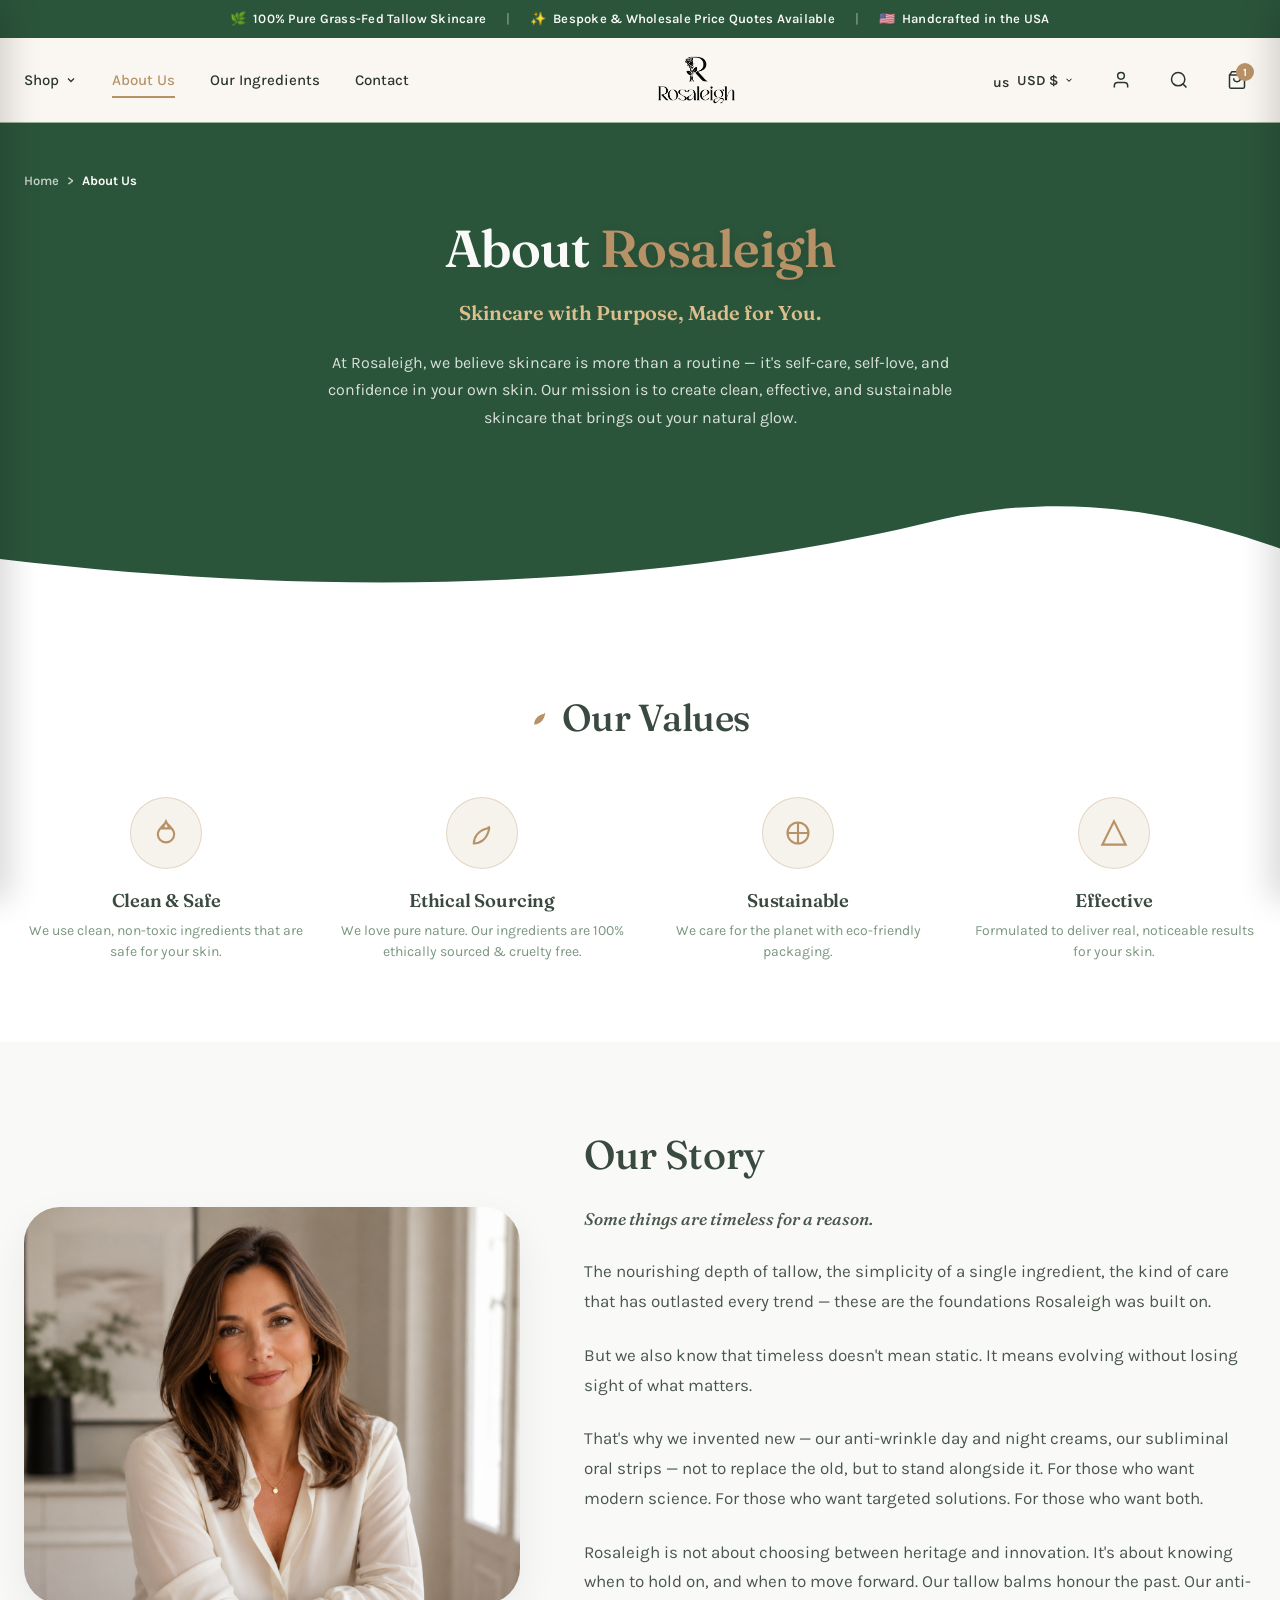
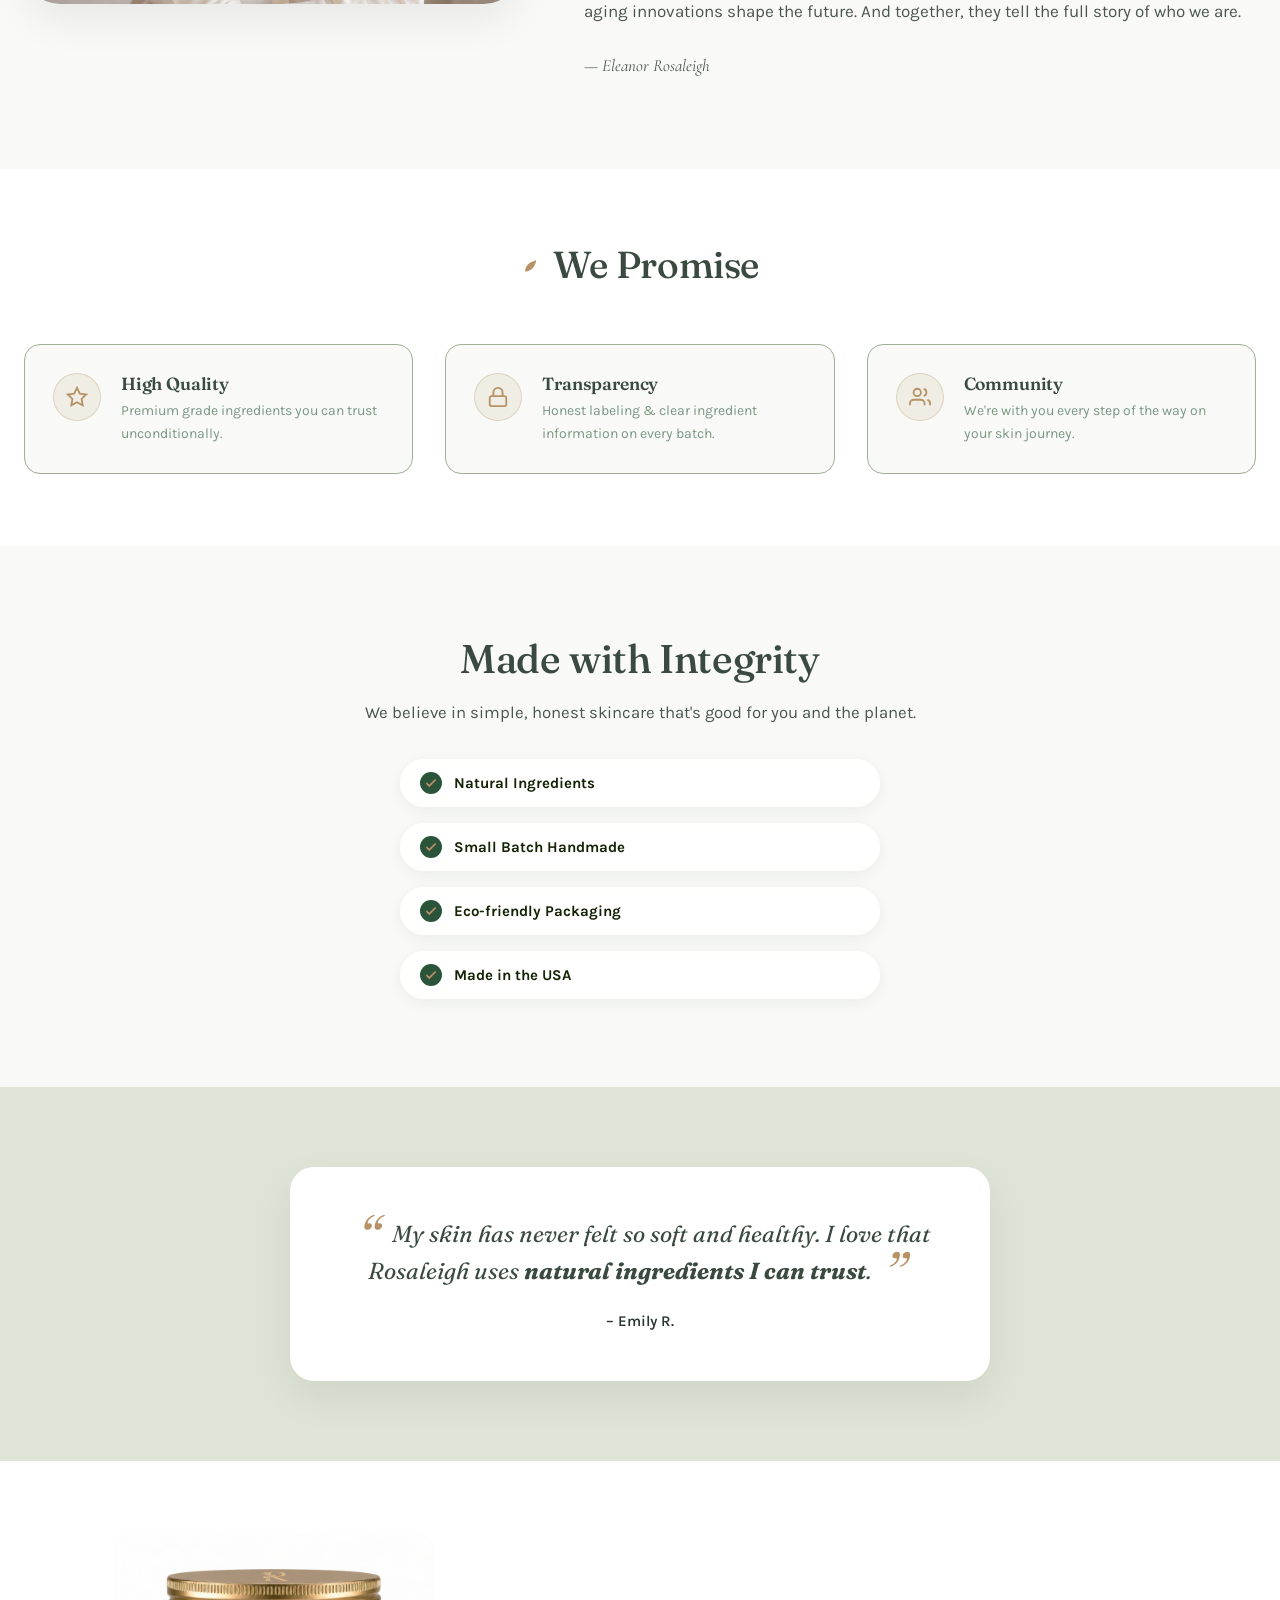
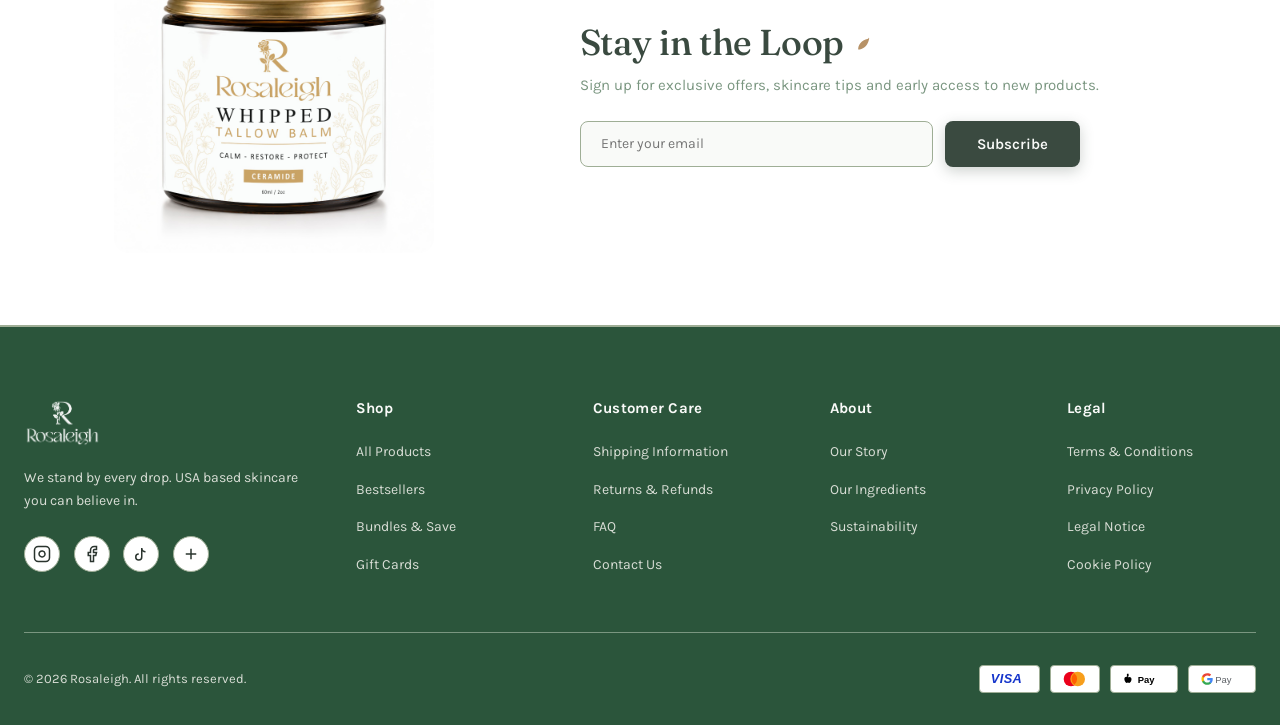
<file: about.html>
<!DOCTYPE html>
<html lang="en">
<head>
  <meta charset="UTF-8">
  <meta name="viewport" content="width=device-width, initial-scale=1.0">
  <title>About Us | Rosaleigh Handcrafted Skincare</title>
  <meta name="description" content="Learn about Rosaleigh's journey, values, ethical sourcing, and passion for clean, grass-fed tallow skincare.">
  <link rel="stylesheet" href="css/style.css">
  <link rel="stylesheet" href="css/responsive.css">
</head>
<body>

  <!-- ==================== ANNOUNCEMENT BAR ==================== -->
  <div class="announcement-bar">
    <div class="container">
      <div class="inner">
        <div class="announcement-item">
          <span>🌿</span> 100% Pure Grass-Fed Tallow Skincare
        </div>
        <span class="announcement-divider">|</span>
        <div class="announcement-item">
          <span>✨</span> Bespoke &amp; Wholesale Price Quotes Available
        </div>
        <span class="announcement-divider">|</span>
        <div class="announcement-item">
          <span>🇺🇸</span> Handcrafted in the USA
        </div>
      </div>
    </div>
  </div>

  <!-- ==================== SITE HEADER ==================== -->
  <header class="site-header">
    <div class="container header-container">
      
      <!-- Left Nav -->
      <nav class="nav-menu">
        <div class="has-dropdown">
          <a href="shop.html" class="nav-link">
            Shop
            <svg width="12" height="12" viewBox="0 0 24 24" fill="none" stroke="currentColor" stroke-width="2.5">
              <path d="M6 9l6 6 6-6"></path>
            </svg>
          </a>
          <div class="dropdown-menu">
            <a href="shop.html?category=all" class="dropdown-item">All Products</a>
            <a href="shop.html?category=balms" class="dropdown-item">Tallow Balms</a>
            <a href="shop.html?category=serums" class="dropdown-item">Face Serums</a>
            <a href="shop.html?category=moisturisers" class="dropdown-item">Moisturisers</a>
            <a href="shop.html?category=soaps" class="dropdown-item">Tallow Soaps</a>
            <a href="shop.html?category=bundles" class="dropdown-item">Bundles &amp; Sets</a>
          </div>
        </div>
        <a href="about.html" class="nav-link active">About Us</a>
        <a href="ingredients.html" class="nav-link">Our Ingredients</a>
        <a href="contact.html" class="nav-link">Contact</a>
      </nav>

      <!-- Center Logo -->
      <a href="index.html" class="header-logo" aria-label="Rosaleigh Home">
        <img src="images/Logo.png" alt="Rosaleigh" class="logo-img">
      </a>

      <!-- Right Actions -->
      <div class="header-actions">
        <!-- Currency Selector -->
        <div class="currency-selector">
          <button type="button" class="currency-btn" id="currency-toggle-btn">
            <span class="flag-icon" id="current-currency-flag">us</span>
            <span id="current-currency-label">USD $</span>
            <svg width="10" height="10" viewBox="0 0 24 24" fill="none" stroke="currentColor" stroke-width="2.5">
              <path d="M6 9l6 6 6-6"></path>
            </svg>
          </button>
          <div class="currency-dropdown">
            <button type="button" class="currency-option" data-currency="USD"><span>🇺🇸</span> USD ($)</button>
            <button type="button" class="currency-option" data-currency="GBP"><span>🇬🇧</span> GBP (£)</button>
            <button type="button" class="currency-option" data-currency="EUR"><span>🇪🇺</span> EUR (€)</button>
          </div>
        </div>

        <a href="contact.html" class="action-btn" aria-label="Account">
          <svg viewBox="0 0 24 24" fill="none" stroke="currentColor" stroke-width="1.8">
            <path d="M20 21v-2a4 4 0 00-4-4H8a4 4 0 00-4 4v2"></path>
            <circle cx="12" cy="7" r="4"></circle>
          </svg>
        </a>

        <button type="button" class="action-btn trigger-search" aria-label="Search">
          <svg viewBox="0 0 24 24" fill="none" stroke="currentColor" stroke-width="1.8">
            <circle cx="11" cy="11" r="8"></circle>
            <line x1="21" y1="21" x2="16.65" y2="16.65"></line>
          </svg>
        </button>

        <button type="button" class="action-btn trigger-cart" aria-label="View Bag">
          <svg viewBox="0 0 24 24" fill="none" stroke="currentColor" stroke-width="1.8">
            <path d="M6 2L3 6v14a2 2 0 002 2h14a2 2 0 002-2V6l-3-4z"></path>
            <line x1="3" y1="6" x2="21" y2="6"></line>
            <path d="M16 10a4 4 0 01-8 0"></path>
          </svg>
          <span class="cart-badge">1</span>
        </button>

        <button type="button" class="mobile-toggle" id="mobile-menu-toggle" aria-label="Open Menu">
          <span></span><span></span><span></span>
        </button>
      </div>

    </div>
  </header>

  <!-- ==================== ABOUT HERO ==================== -->
  <section class="page-hero">
    <div class="container">
      <div class="breadcrumbs">
        <a href="index.html">Home</a>
        <span>&gt;</span>
        <span class="current">About Us</span>
      </div>

      <div class="page-hero-grid" style="grid-template-columns: 1fr; text-align: center;">
        <div class="page-hero-content" style="max-width: 640px; margin: 0 auto;">
          <h1 class="page-hero-title">About <span class="text-olive">Rosaleigh</span></h1>
          <p class="page-hero-lead">Skincare with Purpose, Made for You.</p>
          <p class="page-hero-text">
            At Rosaleigh, we believe skincare is more than a routine — it's self-care, self-love, and confidence in your own skin. Our mission is to create clean, effective, and sustainable skincare that brings out your natural glow.
          </p>
        </div>
      </div>
    </div>
  </section>

  <!-- Organic Curve Divider -->
  <div class="curve-divider curve-divider-bottom" style="background: var(--bg-footer);">
    <svg viewBox="0 0 1440 120" fill="none" preserveAspectRatio="none">
      <path d="M0,65 C380,105 740,95 1060,25 C1220,-8 1360,30 1440,55 L1440,120 L0,120 Z" fill="#FFFFFF"></path>
    </svg>
  </div>

  <!-- ==================== OUR VALUES ==================== -->
  <section class="values-section" id="values">
    <div class="container">
      
      <div class="section-header">
        <h2>
          <svg class="leaf-accent" viewBox="0 0 24 24" fill="currentColor">
            <path d="M17 8C8 10 5 16 5 21C10 21 16 18 18 9C18.5 7 18 6 17 8Z"></path>
          </svg>
          Our Values
        </h2>
      </div>

      <div class="values-grid">
        
        <!-- Value 1 -->
        <div class="value-card">
          <div class="value-circle-icon">
            <svg viewBox="0 0 24 24" fill="none" stroke="currentColor" stroke-width="1.8">
              <path d="M12 2L9 8h6l-3-6zM5 13a7 7 0 0014 0c0-4-7-10-7-10S5 9 5 13z"></path>
            </svg>
          </div>
          <h3>Clean &amp; Safe</h3>
          <p>We use clean, non-toxic ingredients that are safe for your skin.</p>
        </div>

        <!-- Value 2 -->
        <div class="value-card">
          <div class="value-circle-icon">
            <svg viewBox="0 0 24 24" fill="none" stroke="currentColor" stroke-width="1.8">
              <path d="M17 8C8 10 5 16 5 21C10 21 16 18 18 9C18.5 7 18 6 17 8Z"></path>
            </svg>
          </div>
          <h3>Ethical Sourcing</h3>
          <p>We love pure nature. Our ingredients are 100% ethically sourced &amp; cruelty free.</p>
        </div>

        <!-- Value 3 -->
        <div class="value-card">
          <div class="value-circle-icon">
            <svg viewBox="0 0 24 24" fill="none" stroke="currentColor" stroke-width="1.8">
              <circle cx="12" cy="12" r="9"></circle>
              <path d="M12 3v18M3 12h18"></path>
            </svg>
          </div>
          <h3>Sustainable</h3>
          <p>We care for the planet with eco-friendly packaging.</p>
        </div>

        <!-- Value 4 -->
        <div class="value-card">
          <div class="value-circle-icon">
            <svg viewBox="0 0 24 24" fill="none" stroke="currentColor" stroke-width="1.8">
              <polygon points="12 2 2 22 22 22"></polygon>
            </svg>
          </div>
          <h3>Effective</h3>
          <p>Formulated to deliver real, noticeable results for your skin.</p>
        </div>

      </div>

    </div>
  </section>

  <!-- ==================== OUR STORY ==================== -->
  <section class="story-section">
    <div class="container">
      <div class="story-grid">
        
        <div class="story-media-box">
          <img src="assets/images/about/story-model.png" alt="Happy woman using Rosaleigh organic skincare serum">
        </div>

        <div class="story-content">
          <h2>Our Story</h2>
          <p class="founder-note-intro">Some things are timeless for a reason.</p>
          <p>
            The nourishing depth of tallow, the simplicity of a single ingredient, the kind of care that has outlasted every trend — these are the foundations Rosaleigh was built on.
          </p>
          <p>
            But we also know that timeless doesn't mean static. It means evolving without losing sight of what matters.
          </p>
          <p>
            That's why we invented new — our anti-wrinkle day and night creams, our subliminal oral strips — not to replace the old, but to stand alongside it. For those who want modern science. For those who want targeted solutions. For those who want both.
          </p>
          <p>
            Rosaleigh is not about choosing between heritage and innovation. It's about knowing when to hold on, and when to move forward. Our tallow balms honour the past. Our anti-aging innovations shape the future. And together, they tell the full story of who we are.
          </p>
          <p class="founder-signature">— Eleanor Rosaleigh</p>
        </div>

      </div>
    </div>
  </section>

  <!-- ==================== WE PROMISE ==================== -->
  <section class="promise-section">
    <div class="container">
      
      <div class="section-header">
        <h2>
          <svg class="leaf-accent" viewBox="0 0 24 24" fill="currentColor">
            <path d="M17 8C8 10 5 16 5 21C10 21 16 18 18 9C18.5 7 18 6 17 8Z"></path>
          </svg>
          We Promise
        </h2>
      </div>

      <div class="promise-grid">
        
        <div class="promise-card">
          <div class="promise-icon">
            <svg viewBox="0 0 24 24" fill="none" stroke="currentColor" stroke-width="2">
              <path d="M12 2l3.09 6.26L22 9.27l-5 4.87 1.18 6.88L12 17.77l-6.18 3.25L7 14.14 2 9.27l6.91-1.01L12 2z"></path>
            </svg>
          </div>
          <div>
            <h3>High Quality</h3>
            <p>Premium grade ingredients you can trust unconditionally.</p>
          </div>
        </div>

        <div class="promise-card">
          <div class="promise-icon">
            <svg viewBox="0 0 24 24" fill="none" stroke="currentColor" stroke-width="2">
              <rect x="3" y="11" width="18" height="11" rx="2" ry="2"></rect>
              <path d="M7 11V7a5 5 0 0110 0v4"></path>
            </svg>
          </div>
          <div>
            <h3>Transparency</h3>
            <p>Honest labeling &amp; clear ingredient information on every batch.</p>
          </div>
        </div>

        <div class="promise-card">
          <div class="promise-icon">
            <svg viewBox="0 0 24 24" fill="none" stroke="currentColor" stroke-width="2">
              <path d="M17 21v-2a4 4 0 00-4-4H5a4 4 0 00-4 4v2"></path>
              <circle cx="9" cy="7" r="4"></circle>
              <path d="M23 21v-2a4 4 0 00-3-3.87"></path>
              <path d="M16 3.13a4 4 0 010 7.75"></path>
            </svg>
          </div>
          <div>
            <h3>Community</h3>
            <p>We're with you every step of the way on your skin journey.</p>
          </div>
        </div>

      </div>

    </div>
  </section>

  <!-- ==================== MADE WITH INTEGRITY ==================== -->
  <section class="integrity-section">
    <div class="container">
      <div class="integrity-grid" style="grid-template-columns: 1fr; justify-content: center;">
        
        <div style="max-width: 640px; margin: 0 auto; text-align: center;">
          <h2 style="font-size: 2.5rem; margin-bottom: 1rem;">Made with Integrity</h2>
          <p style="font-size: 1.05rem; color: var(--text-body); margin-bottom: 2rem;">
            We believe in simple, honest skincare that's good for you and the planet.
          </p>

          <div class="benefits-checklist" style="max-width: 480px; margin: 0 auto;">
            <div class="benefit-item">
              <span class="check-icon">
                <svg viewBox="0 0 24 24" fill="none" stroke="currentColor" stroke-width="3">
                  <polyline points="20 6 9 17 4 12"></polyline>
                </svg>
              </span>
              <span>Natural Ingredients</span>
            </div>
            <div class="benefit-item">
              <span class="check-icon">
                <svg viewBox="0 0 24 24" fill="none" stroke="currentColor" stroke-width="3">
                  <polyline points="20 6 9 17 4 12"></polyline>
                </svg>
              </span>
              <span>Small Batch Handmade</span>
            </div>
            <div class="benefit-item">
              <span class="check-icon">
                <svg viewBox="0 0 24 24" fill="none" stroke="currentColor" stroke-width="3">
                  <polyline points="20 6 9 17 4 12"></polyline>
                </svg>
              </span>
              <span>Eco-friendly Packaging</span>
            </div>
            <div class="benefit-item">
              <span class="check-icon">
                <svg viewBox="0 0 24 24" fill="none" stroke="currentColor" stroke-width="3">
                  <polyline points="20 6 9 17 4 12"></polyline>
                </svg>
              </span>
              <span>Made in the USA</span>
            </div>
          </div>
        </div>

      </div>
    </div>
  </section>

  <!-- ==================== TESTIMONIAL QUOTE BANNER ==================== -->
  <section class="testimonial-banner-section">
    <div class="container">
      <div class="testimonial-carousel-wrap">
        <div class="testimonial-slide active">
          <div class="testimonial-quote">
            <span class="quote-mark">“</span>
            My skin has never felt so soft and healthy. I love that Rosaleigh uses <strong>natural ingredients I can trust</strong>.
            <span class="quote-mark">”</span>
          </div>
          <div class="testimonial-author">– Emily R.</div>
        </div>
      </div>
    </div>
  </section>

  <!-- ==================== STAY IN THE LOOP ==================== -->
  <section class="newsletter-section">
    <div class="container">
      <div class="newsletter-grid">
        <div class="newsletter-visual">
          <img src="images/tallow balm1 white.jpeg" alt="Rosaleigh Tallow Cream">
        </div>
        <div class="newsletter-content">
          <h2>
            Stay in the Loop
            <svg class="leaf-accent" viewBox="0 0 24 24" fill="currentColor">
              <path d="M17 8C8 10 5 16 5 21C10 21 16 18 18 9C18.5 7 18 6 17 8Z"></path>
            </svg>
          </h2>
          <p>Sign up for exclusive offers, skincare tips and early access to new products.</p>
          <form class="newsletter-form">
            <input type="email" class="newsletter-input" placeholder="Enter your email" required>
            <button type="submit" class="btn btn-primary">Subscribe</button>
          </form>
        </div>
      </div>
    </div>
  </section>

  <!-- ==================== SITE FOOTER ==================== -->
  <footer class="site-footer">
    <div class="container">
      
      <div class="footer-top-grid">
        
        <!-- Col 1: Brand & Bio -->
        <div class="footer-brand">
          <img src="images/Logo.png" alt="Rosaleigh" class="footer-logo-img">
          <p class="footer-bio">
           We stand by every drop. USA based skincare you can believe in.
          </p>
          <div class="social-links">
            <a href="https://instagram.com" class="social-link" aria-label="Instagram">
              <svg viewBox="0 0 24 24" fill="none" stroke="currentColor" stroke-width="2">
                <rect x="2" y="2" width="20" height="20" rx="5" ry="5"></rect>
                <path d="M16 11.37A4 4 0 1112.63 8 4 4 0 0116 11.37z"></path>
                <line x1="17.5" y1="6.5" x2="17.51" y2="6.5"></line>
              </svg>
            </a>
            <a href="https://facebook.com" class="social-link" aria-label="Facebook">
              <svg viewBox="0 0 24 24" fill="none" stroke="currentColor" stroke-width="2">
                <path d="M18 2h-3a5 5 0 00-5 5v3H7v4h3v8h4v-8h3l1-4h-4V7a1 1 0 011-1h3z"></path>
              </svg>
            </a>
            <a href="https://tiktok.com" class="social-link" aria-label="TikTok">
              <svg viewBox="0 0 24 24" fill="none" stroke="currentColor" stroke-width="2">
                <path d="M9 12a4 4 0 104 4V4a5 5 0 005 5"></path>
              </svg>
            </a>
            <a href="https://pinterest.com" class="social-link" aria-label="Pinterest">
              <svg viewBox="0 0 24 24" fill="none" stroke="currentColor" stroke-width="2">
                <line x1="12" y1="5" x2="12" y2="19"></line>
                <line x1="5" y1="12" x2="19" y2="12"></line>
              </svg>
            </a>
          </div>
        </div>

        <!-- Col 2: Shop -->
        <div class="footer-col">
          <h4>Shop</h4>
          <ul class="footer-nav">
            <li><a href="shop.html">All Products</a></li>
            <li><a href="shop.html">Bestsellers</a></li>
            <li><a href="shop.html">Bundles &amp; Save</a></li>
            <li><a href="shop.html">Gift Cards</a></li>
          </ul>
        </div>

        <!-- Col 3: Customer Care -->
        <div class="footer-col">
          <h4>Customer Care</h4>
          <ul class="footer-nav">
            <li><a href="shipping-policy.html">Shipping Information</a></li>
            <li><a href="refund-policy.html">Returns &amp; Refunds</a></li>
            <li><a href="contact.html#faq">FAQ</a></li>
            <li><a href="contact.html">Contact Us</a></li>
          </ul>
        </div>

        <!-- Col 4: About -->
        <div class="footer-col">
          <h4>About</h4>
          <ul class="footer-nav">
            <li><a href="about.html">Our Story</a></li>
            <li><a href="ingredients.html">Our Ingredients</a></li>
            <li><a href="about.html#values">Sustainability</a></li>
          </ul>
        </div>

        <!-- Col 5: Legal -->
        <div class="footer-col">
          <h4>Legal</h4>
          <ul class="footer-nav">
            <li><a href="terms-of-service.html">Terms &amp; Conditions</a></li>
            <li><a href="privacy-policy.html">Privacy Policy</a></li><li><a href="legal-notice.html">Legal Notice</a></li>
            <li><a href="cookie-policy.html">Cookie Policy</a></li>
          </ul>
        </div>

      </div>

      <!-- Footer Bottom -->
      <div class="footer-bottom">
        <div>© 2026 Rosaleigh. All rights reserved.</div>
        <div class="payment-methods">
          <span class="payment-badge"><svg viewBox="0 0 48 20" xmlns="http://www.w3.org/2000/svg"><text x="1" y="15" font-family="Arial, Helvetica, sans-serif" font-weight="800" font-style="italic" font-size="16" fill="#1434CB" letter-spacing="0.5">VISA</text></svg></span>
          <span class="payment-badge"><svg viewBox="0 0 40 24" xmlns="http://www.w3.org/2000/svg"><circle cx="15" cy="12" r="11" fill="#EB001B"/><circle cx="25" cy="12" r="11" fill="#F79E1B"/><path d="M20 3.4a11 11 0 000 17.2 11 11 0 000-17.2z" fill="#FF5F00"/></svg></span>
          <span class="payment-badge"><svg viewBox="0 0 62 22" xmlns="http://www.w3.org/2000/svg"><path transform="translate(1,2) scale(0.72)" d="M12,2C10.5,2.4 9.7,3.5 9.7,5c0,1 0.5,2 1.1,2.6c-0.1,0-0.9,0.4-1.8,0.4c-2,0-4,1.6-4,4.6c0,3.4,2.4,7.4,4.4,7.4c1,0,1.4-0.6,2.4-0.6c1,0,1.4,0.6,2.5,0.6c2,0,4.4-3.6,4.4-7c0-3-2-4.4-3.9-4.4c-1,0-1.7,0.5-2.6,0.5c0.1-1,0.5-2,1-2.6C13.6,3.5,12.9,2.3,12,2z" fill="#000000"/><text x="23" y="16" font-family="-apple-system, Arial, sans-serif" font-weight="600" font-size="13" fill="#000000">Pay</text></svg></span>
          <span class="payment-badge"><svg viewBox="0 0 62 22" xmlns="http://www.w3.org/2000/svg"><g transform="translate(2,3)"><path d="M15.5 8.2c0-.6-.05-1.1-.15-1.6H8v3h4.2c-.18 1-.75 1.8-1.6 2.4v2h2.6c1.5-1.4 2.3-3.5 2.3-5.8z" fill="#4285F4"/><path d="M8 16c2.16 0 3.97-.7 5.3-1.9l-2.6-2c-.72.5-1.65.8-2.7.8-2.08 0-3.84-1.4-4.47-3.3H.86v2.1C2.18 14.3 4.9 16 8 16z" fill="#34A853"/><path d="M3.53 9.6c-.16-.5-.25-1-.25-1.6s.09-1.1.25-1.6V4.3H.86A8 8 0 000 8c0 1.3.3 2.5.86 3.7l2.67-2.1z" fill="#FBBC05"/><path d="M8 3.1c1.18 0 2.23.4 3.06 1.2l2.3-2.3C11.96.7 10.16 0 8 0 4.9 0 2.18 1.7.86 4.3l2.67 2.1C4.16 4.5 5.92 3.1 8 3.1z" fill="#EA4335"/></g><text x="21" y="16" font-family="Arial, sans-serif" font-weight="500" font-size="13" fill="#5F6368">Pay</text></svg></span>
        </div>
      </div>

    </div>
  </footer>

  <!-- Cart Drawer & Modals -->
  <div class="cart-drawer-backdrop" id="cart-backdrop"></div>
  <aside class="cart-drawer" id="cart-drawer">
    <div class="cart-header">
      <h3>Your Bag</h3>
      <button type="button" class="cart-close-btn" id="cart-close-btn">&times;</button>
    </div>
    <div class="shipping-meter-wrap">
      <div id="shipping-meter-text">Free US shipping on orders over $70</div>
      <div class="meter-bar"><div class="meter-fill" id="shipping-meter-fill"></div></div>
    </div>
    <div class="cart-items-container" id="cart-items-list"></div>
    <div class="cart-footer">
      <div class="cart-subtotal-row">
        <span>Subtotal:</span>
        <span id="cart-subtotal-val">$0.00</span>
      </div>
      <button type="button" class="btn btn-primary cart-checkout-btn">Checkout</button>
    </div>
  </aside>

  <!-- Mobile Drawer -->
  <div class="mobile-nav-backdrop" id="mobile-nav-backdrop"></div>
  <nav class="mobile-nav-drawer" id="mobile-nav-drawer">
    <div class="mobile-nav-header">
      <img src="images/Logo.png" alt="Rosaleigh" style="height: 38px;">
      <button type="button" id="mobile-nav-close">&times;</button>
    </div>
    <div class="mobile-nav-links">
      <a href="index.html" class="mobile-nav-link">Home</a>
      <a href="shop.html" class="mobile-nav-link">Shop Collection</a>
      <a href="about.html" class="mobile-nav-link active">About Us</a>
      <a href="ingredients.html" class="mobile-nav-link">Our Ingredients</a>
      <a href="contact.html" class="mobile-nav-link">Contact</a>
    </div>
  </nav>

  <!-- Scripts -->
  <script src="js/cart.js"></script>
  <script src="js/slider.js"></script>
  <script src="js/main.js"></script>
</body>
</html>
</file>
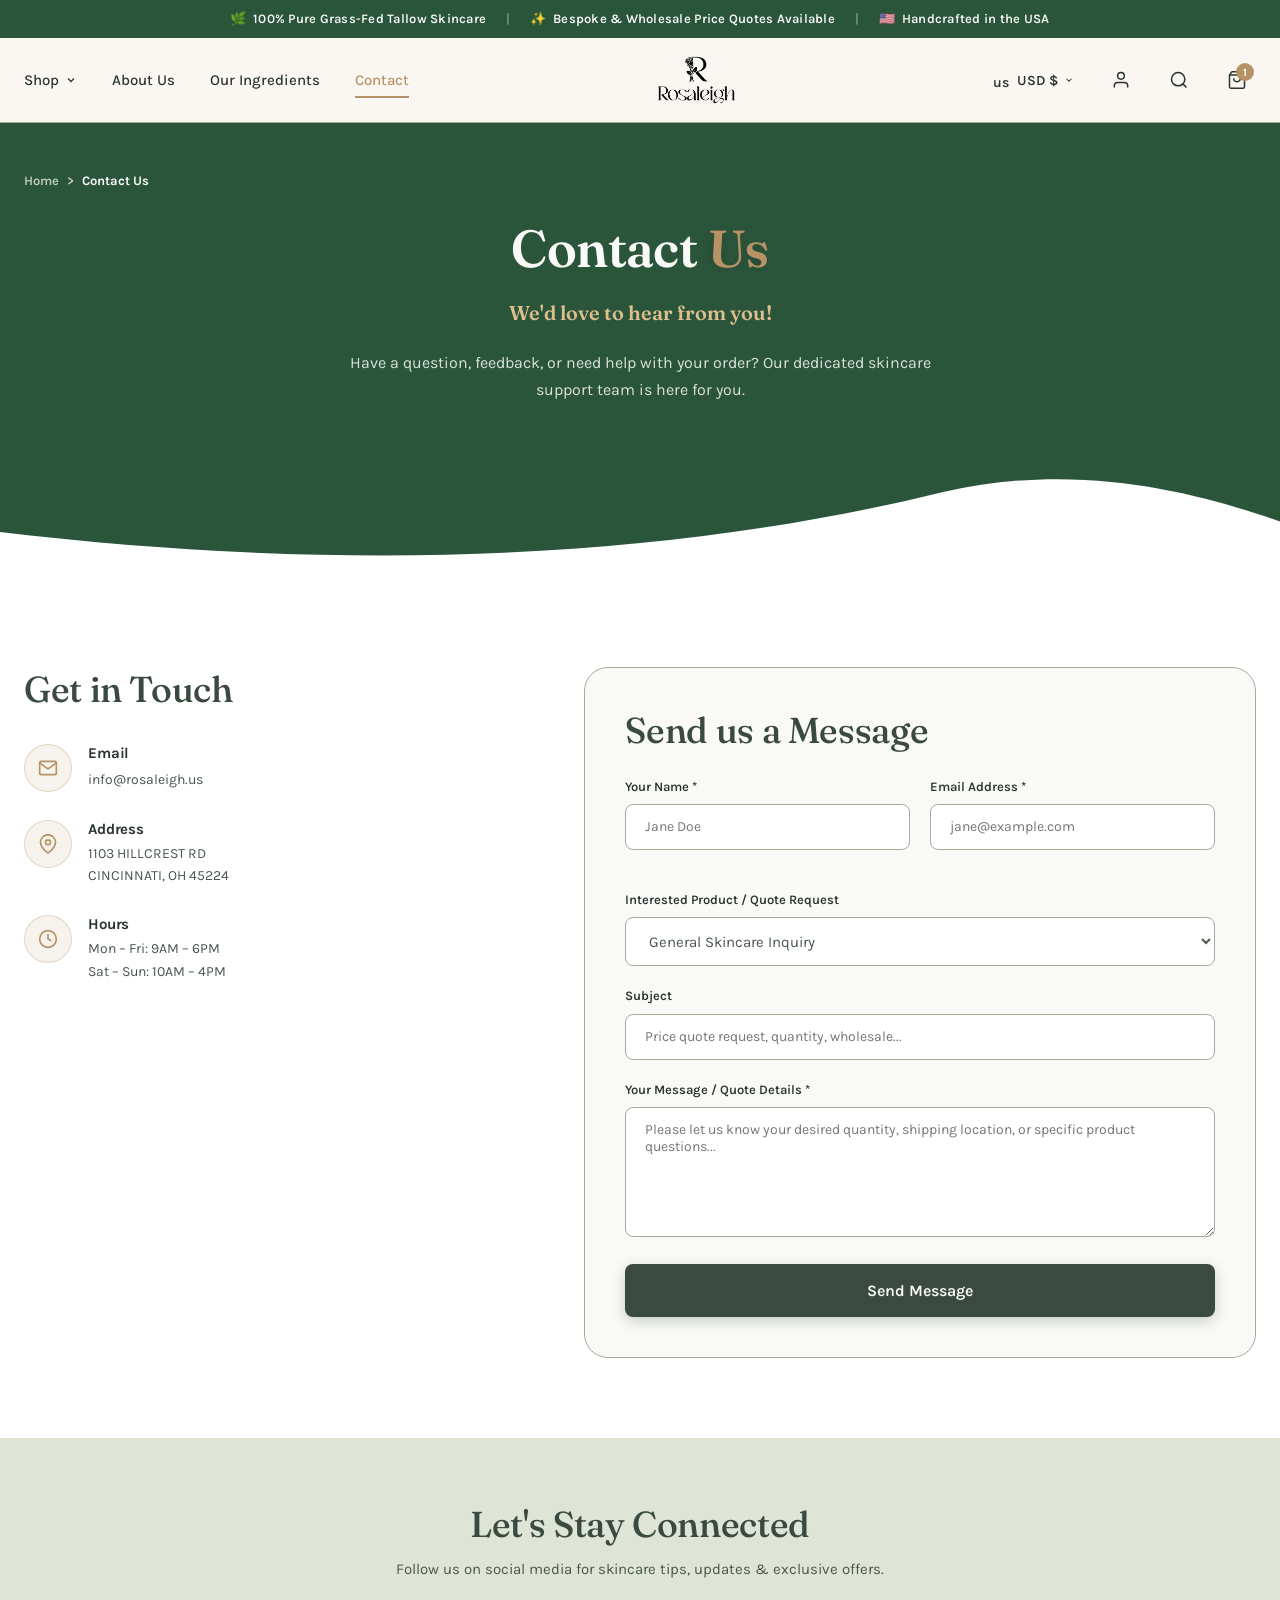
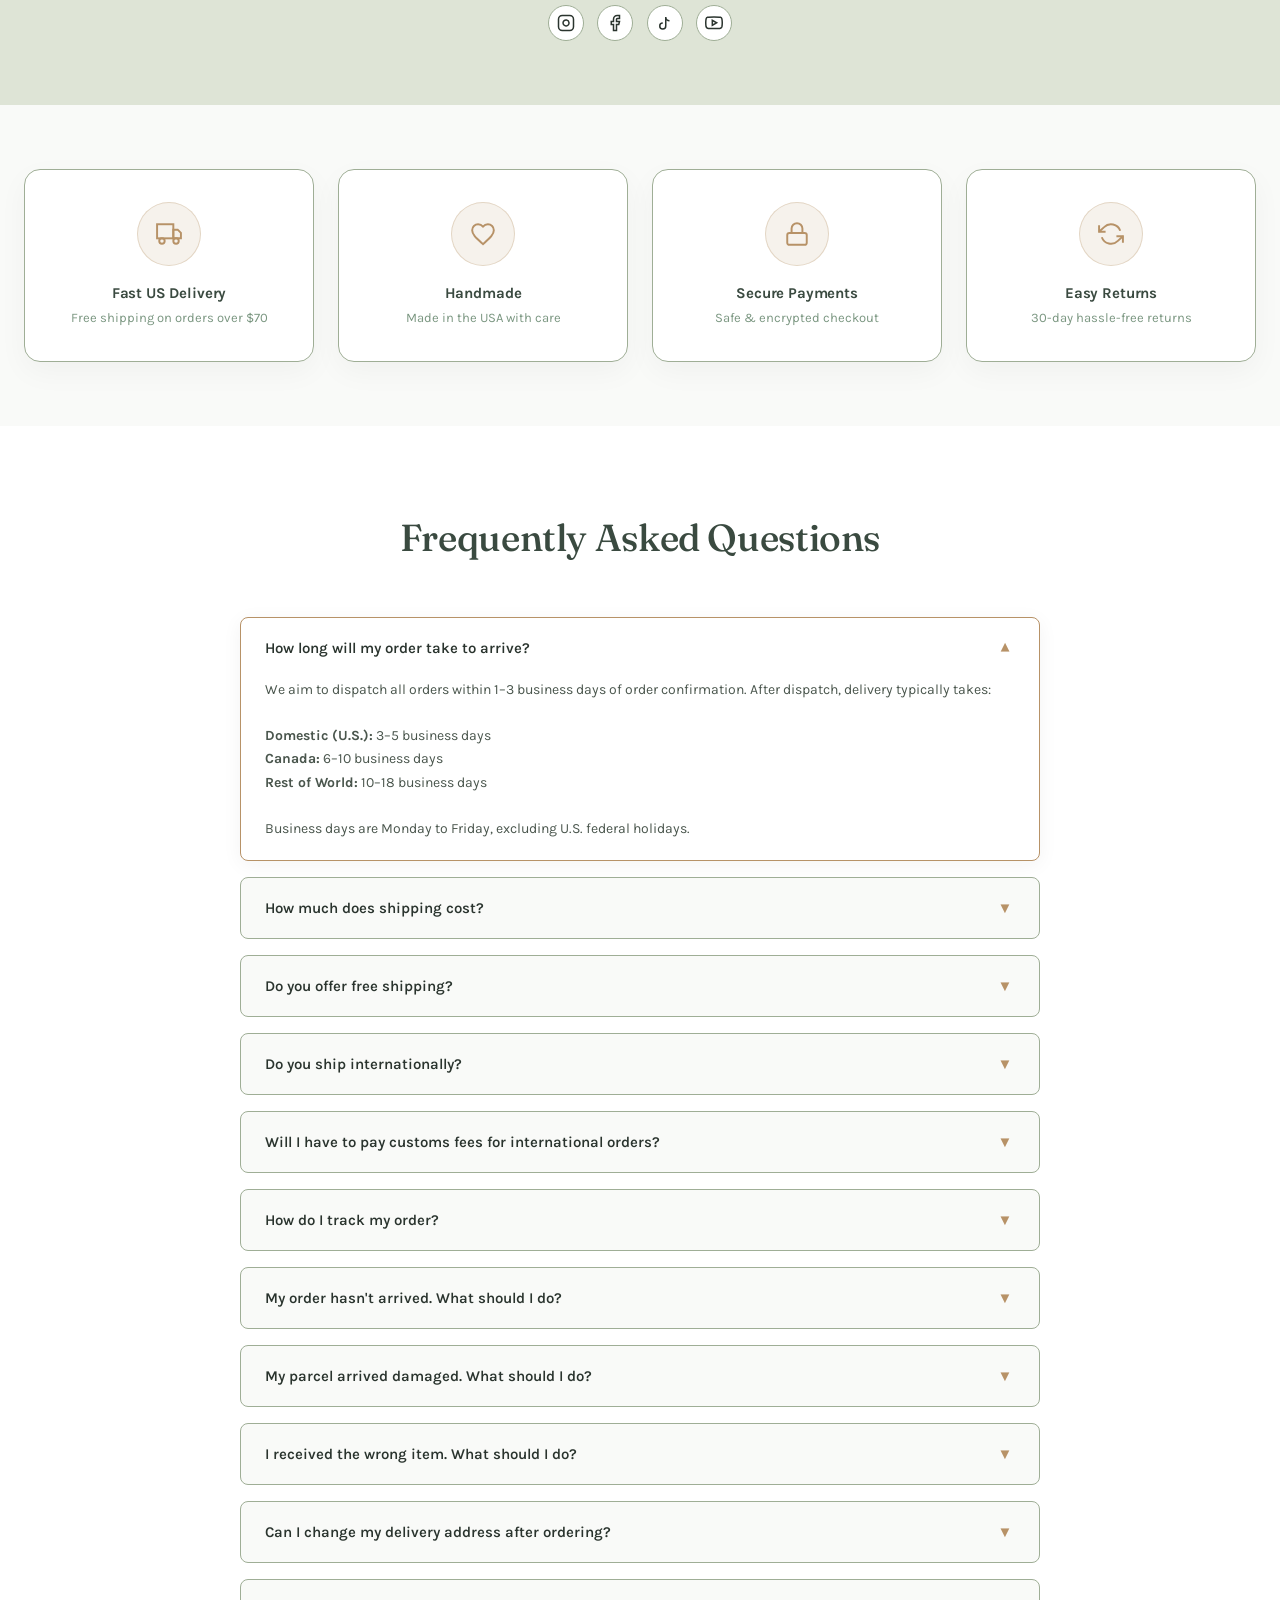
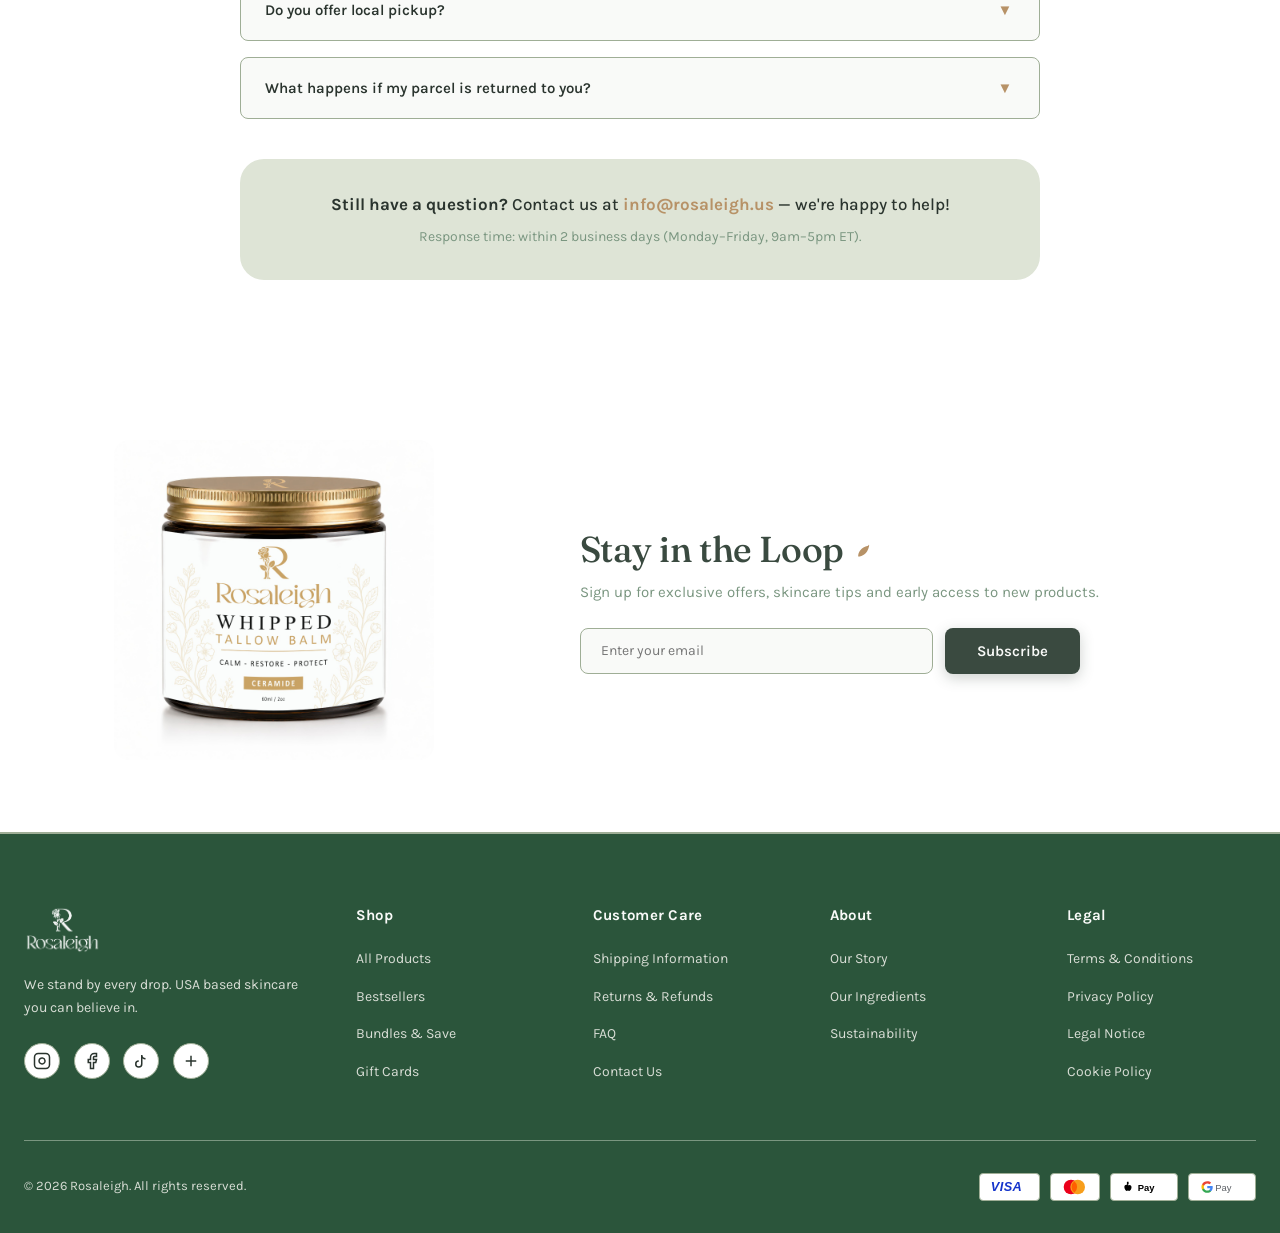
<file: contact.html>
<!DOCTYPE html>
<html lang="en">
<head>
  <meta charset="UTF-8">
  <meta name="viewport" content="width=device-width, initial-scale=1.0">
  <title>Contact Us &amp; FAQ | Rosaleigh Skincare</title>
  <meta name="description" content="Get in touch with the Rosaleigh skincare team. Send us a message or browse our tallow skincare FAQ.">
  <link rel="stylesheet" href="css/style.css">
  <link rel="stylesheet" href="css/responsive.css">
</head>
<body>

  <!-- ==================== ANNOUNCEMENT BAR ==================== -->
  <div class="announcement-bar">
    <div class="container">
      <div class="inner">
        <div class="announcement-item">
          <span>🌿</span> 100% Pure Grass-Fed Tallow Skincare
        </div>
        <span class="announcement-divider">|</span>
        <div class="announcement-item">
          <span>✨</span> Bespoke &amp; Wholesale Price Quotes Available
        </div>
        <span class="announcement-divider">|</span>
        <div class="announcement-item">
          <span>🇺🇸</span> Handcrafted in the USA
        </div>
      </div>
    </div>
  </div>

  <!-- ==================== SITE HEADER ==================== -->
  <header class="site-header">
    <div class="container header-container">
      
      <!-- Left Nav -->
      <nav class="nav-menu">
        <div class="has-dropdown">
          <a href="shop.html" class="nav-link">
            Shop
            <svg width="12" height="12" viewBox="0 0 24 24" fill="none" stroke="currentColor" stroke-width="2.5">
              <path d="M6 9l6 6 6-6"></path>
            </svg>
          </a>
          <div class="dropdown-menu">
            <a href="shop.html?category=all" class="dropdown-item">All Products</a>
            <a href="shop.html?category=balms" class="dropdown-item">Tallow Balms</a>
            <a href="shop.html?category=serums" class="dropdown-item">Face Serums</a>
            <a href="shop.html?category=moisturisers" class="dropdown-item">Moisturisers</a>
            <a href="shop.html?category=soaps" class="dropdown-item">Tallow Soaps</a>
            <a href="shop.html?category=bundles" class="dropdown-item">Bundles &amp; Sets</a>
          </div>
        </div>
        <a href="about.html" class="nav-link">About Us</a>
        <a href="ingredients.html" class="nav-link">Our Ingredients</a>
        <a href="contact.html" class="nav-link active">Contact</a>
      </nav>

      <!-- Center Logo -->
      <a href="index.html" class="header-logo" aria-label="Rosaleigh Home">
        <img src="images/Logo.png" alt="Rosaleigh" class="logo-img">
      </a>

      <!-- Right Actions -->
      <div class="header-actions">
        <div class="currency-selector">
          <button type="button" class="currency-btn" id="currency-toggle-btn">
            <span class="flag-icon" id="current-currency-flag">us</span>
            <span id="current-currency-label">USD $</span>
            <svg width="10" height="10" viewBox="0 0 24 24" fill="none" stroke="currentColor" stroke-width="2.5">
              <path d="M6 9l6 6 6-6"></path>
            </svg>
          </button>
          <div class="currency-dropdown">
            <button type="button" class="currency-option" data-currency="USD"><span>🇺🇸</span> USD ($)</button>
            <button type="button" class="currency-option" data-currency="GBP"><span>🇬🇧</span> GBP (£)</button>
            <button type="button" class="currency-option" data-currency="EUR"><span>🇪🇺</span> EUR (€)</button>
          </div>
        </div>

        <a href="contact.html" class="action-btn" aria-label="Account">
          <svg viewBox="0 0 24 24" fill="none" stroke="currentColor" stroke-width="1.8">
            <path d="M20 21v-2a4 4 0 00-4-4H8a4 4 0 00-4 4v2"></path>
            <circle cx="12" cy="7" r="4"></circle>
          </svg>
        </a>

        <button type="button" class="action-btn trigger-search" aria-label="Search">
          <svg viewBox="0 0 24 24" fill="none" stroke="currentColor" stroke-width="1.8">
            <circle cx="11" cy="11" r="8"></circle>
            <line x1="21" y1="21" x2="16.65" y2="16.65"></line>
          </svg>
        </button>

        <button type="button" class="action-btn trigger-cart" aria-label="View Bag">
          <svg viewBox="0 0 24 24" fill="none" stroke="currentColor" stroke-width="1.8">
            <path d="M6 2L3 6v14a2 2 0 002 2h14a2 2 0 002-2V6l-3-4z"></path>
            <line x1="3" y1="6" x2="21" y2="6"></line>
            <path d="M16 10a4 4 0 01-8 0"></path>
          </svg>
          <span class="cart-badge">1</span>
        </button>

        <button type="button" class="mobile-toggle" id="mobile-menu-toggle" aria-label="Open Menu">
          <span></span><span></span><span></span>
        </button>
      </div>

    </div>
  </header>

  <!-- ==================== CONTACT HERO ==================== -->
  <section class="page-hero">
    <div class="container">
      <div class="breadcrumbs">
        <a href="index.html">Home</a>
        <span>&gt;</span>
        <span class="current">Contact Us</span>
      </div>

      <div class="page-hero-grid" style="grid-template-columns: 1fr; text-align: center;">
        <div class="page-hero-content" style="max-width: 640px; margin: 0 auto;">
          <h1 class="page-hero-title">Contact <span class="text-olive">Us</span></h1>
          <p class="page-hero-lead">We'd love to hear from you!</p>
          <p class="page-hero-text">
            Have a question, feedback, or need help with your order? Our dedicated skincare support team is here for you.
          </p>
        </div>
      </div>
    </div>
  </section>

  <!-- Organic Curve Divider -->
  <div class="curve-divider curve-divider-bottom" style="background: var(--bg-footer);">
    <svg viewBox="0 0 1440 120" fill="none" preserveAspectRatio="none">
      <path d="M0,65 C380,105 740,95 1060,25 C1220,-8 1360,30 1440,55 L1440,120 L0,120 Z" fill="#FFFFFF"></path>
    </svg>
  </div>

  <!-- ==================== MAIN CONTACT SECTION ==================== -->
  <section class="contact-main-section">
    <div class="container">
      <div class="contact-grid">
        
        <!-- Left: Get in Touch -->
        <div class="contact-info-panel">
          <h2>Get in Touch</h2>
          
          <div class="contact-methods-list">
            
            <div class="contact-method-item">
              <div class="contact-icon">
                <svg viewBox="0 0 24 24" fill="none" stroke="currentColor" stroke-width="2">
                  <path d="M4 4h16c1.1 0 2 .9 2 2v12c0 1.1-.9 2-2 2H4c-1.1 0-2-.9-2-2V6c0-1.1.9-2 2-2z"></path>
                  <polyline points="22,6 12,13 2,6"></polyline>
                </svg>
              </div>
              <div>
                <h4>Email</h4>
                <a href="mailto:info@rosaleigh.us">info@rosaleigh.us</a>
              </div>
            </div>

            <div class="contact-method-item">
              <div class="contact-icon">
                <svg viewBox="0 0 24 24" fill="none" stroke="currentColor" stroke-width="2">
                  <path d="M21 10c0 7-9 13-9 13s-9-6-9-13a9 9 0 0118 0z"></path>
                  <circle cx="12" cy="10" r="3"></circle>
                </svg>
              </div>
              <div>
                <h4>Address</h4>
                <p>1103 HILLCREST RD<br>CINCINNATI, OH 45224</p>
              </div>
            </div>

            <div class="contact-method-item">
              <div class="contact-icon">
                <svg viewBox="0 0 24 24" fill="none" stroke="currentColor" stroke-width="2">
                  <circle cx="12" cy="12" r="10"></circle>
                  <polyline points="12 6 12 12 16 14"></polyline>
                </svg>
              </div>
              <div>
                <h4>Hours</h4>
                <p>Mon – Fri: 9AM – 6PM<br>Sat – Sun: 10AM – 4PM</p>
              </div>
            </div>

          </div>
        </div>

        <!-- Right: Send us a Message Form -->
        <div class="contact-form-box">
          <h2>Send us a Message</h2>
          <form id="rosaleigh-contact-form">
            
            <div class="form-grid-2">
              <div class="form-group">
                <label class="form-label" for="contact-name">Your Name *</label>
                <input type="text" id="contact-name" class="form-control" placeholder="Jane Doe" required>
              </div>
              <div class="form-group">
                <label class="form-label" for="contact-email">Email Address *</label>
                <input type="email" id="contact-email" class="form-control" placeholder="jane@example.com" required>
              </div>
            </div>

            <div class="form-group">
              <label class="form-label" for="contact-product">Interested Product / Quote Request</label>
              <select id="contact-product" class="form-control" style="background-color: #FFFFFF; font-size: 0.9375rem;">
                <option value="General Inquiry">General Skincare Inquiry</option>
                <option value="Heritage Tallow Balm (60ml)">Heritage Tallow Balm (Ceramide 60ml)</option>
                <option value="Whipped Tallow Balm (60ml)">Whipped Tallow Balm (Ceramide 60ml)</option>
                <option value="Heritage Foot & Leg Balm (60ml)">Heritage Foot &amp; Leg Balm (Magnesium &amp; Zinc 60ml)</option>
                <option value="Anti Aging Day Cream (50ml)">Anti Aging Day Cream (50ml)</option>
                <option value="Anti Aging Night Cream (50ml)">Anti Aging Night Cream (50ml)</option>
                <option value="Cleansing Lotion (60ml)">Cleansing Lotion (60ml)</option>
                <option value="Wholesale Order">Wholesale / Bespoke Volume Inquiry</option>
              </select>
            </div>

            <div class="form-group">
              <label class="form-label" for="contact-subject">Subject</label>
              <input type="text" id="contact-subject" class="form-control" placeholder="Price quote request, quantity, wholesale...">
            </div>

            <div class="form-group">
              <label class="form-label" for="contact-message">Your Message / Quote Details *</label>
              <textarea id="contact-message" class="form-control" placeholder="Please let us know your desired quantity, shipping location, or specific product questions..." required></textarea>
            </div>

            <button type="submit" class="btn btn-primary btn-lg" style="width: 100%;">
              Send Message
            </button>
          </form>
        </div>

      </div>
    </div>
  </section>

  <!-- ==================== LET'S STAY CONNECTED ==================== -->
  <section class="social-banner-section">
    <div class="container">
      <div class="social-banner-content" style="text-align: center; max-width: 620px; margin: 0 auto;">
        <h2>Let's Stay Connected</h2>
        <p>Follow us on social media for skincare tips, updates &amp; exclusive offers.</p>
        <div class="social-links" style="justify-content: center;">
          <a href="https://instagram.com" class="social-link" aria-label="Instagram">
            <svg viewBox="0 0 24 24" fill="none" stroke="currentColor" stroke-width="2">
              <rect x="2" y="2" width="20" height="20" rx="5" ry="5"></rect>
              <path d="M16 11.37A4 4 0 1112.63 8 4 4 0 0116 11.37z"></path>
            </svg>
          </a>
          <a href="https://facebook.com" class="social-link" aria-label="Facebook">
            <svg viewBox="0 0 24 24" fill="none" stroke="currentColor" stroke-width="2">
              <path d="M18 2h-3a5 5 0 00-5 5v3H7v4h3v8h4v-8h3l1-4h-4V7a1 1 0 011-1h3z"></path>
            </svg>
          </a>
          <a href="https://tiktok.com" class="social-link" aria-label="TikTok">
            <svg viewBox="0 0 24 24" fill="none" stroke="currentColor" stroke-width="2">
              <path d="M9 12a4 4 0 104 4V4a5 5 0 005 5"></path>
            </svg>
          </a>
          <a href="https://youtube.com" class="social-link" aria-label="YouTube">
            <svg viewBox="0 0 24 24" fill="none" stroke="currentColor" stroke-width="2">
              <path d="M22.54 6.42a2.78 2.78 0 00-1.94-2C18.88 4 12 4 12 4s-6.88 0-8.6.46a2.78 2.78 0 00-1.94 2A29 29 0 001 11.75a29 29 0 00.46 5.33A2.78 2.78 0 003.4 19c1.72.46 8.6.46 8.6.46s6.88 0 8.6-.46a2.78 2.78 0 001.94-2 29 29 0 00.46-5.25 29 29 0 00-.46-5.33z"></path>
              <polygon points="9.75 15.02 15.5 11.75 9.75 8.48 9.75 15.02"></polygon>
            </svg>
          </a>
        </div>
      </div>
    </div>
  </section>

  <!-- ==================== 4 GUARANTEES ==================== -->
  <section class="guarantees-section">
    <div class="container">
      <div class="guarantees-grid">
        
        <div class="guarantee-card">
          <div class="guarantee-icon">
            <svg viewBox="0 0 24 24" fill="none" stroke="currentColor" stroke-width="1.8">
              <rect x="1" y="3" width="15" height="13"></rect>
              <polygon points="16 8 20 8 23 11 23 16 16 16 16 8"></polygon>
              <circle cx="5.5" cy="18.5" r="2.5"></circle>
              <circle cx="18.5" cy="18.5" r="2.5"></circle>
            </svg>
          </div>
          <h4>Fast US Delivery</h4>
          <p>Free shipping on orders over $70</p>
        </div>

        <div class="guarantee-card">
          <div class="guarantee-icon">
            <svg viewBox="0 0 24 24" fill="none" stroke="currentColor" stroke-width="1.8">
              <path d="M12 21.35l-1.45-1.32C5.4 15.36 2 12.28 2 8.5 2 5.42 4.42 3 7.5 3c1.74 0 3.41.81 4.5 2.09C13.09 3.81 14.76 3 16.5 3 19.58 3 22 5.42 22 8.5c0 3.78-3.4 6.86-8.55 11.54L12 21.35z"></path>
            </svg>
          </div>
          <h4>Handmade</h4>
          <p>Made in the USA with care</p>
        </div>

        <div class="guarantee-card">
          <div class="guarantee-icon">
            <svg viewBox="0 0 24 24" fill="none" stroke="currentColor" stroke-width="1.8">
              <rect x="3" y="11" width="18" height="11" rx="2" ry="2"></rect>
              <path d="M7 11V7a5 5 0 0110 0v4"></path>
            </svg>
          </div>
          <h4>Secure Payments</h4>
          <p>Safe &amp; encrypted checkout</p>
        </div>

        <div class="guarantee-card">
          <div class="guarantee-icon">
            <svg viewBox="0 0 24 24" fill="none" stroke="currentColor" stroke-width="1.8">
              <polyline points="1 4 1 10 7 10"></polyline>
              <polyline points="23 20 23 14 17 14"></polyline>
              <path d="M20.49 9A9 9 0 005.64 5.64L1 10m22 4l-4.64 4.36A9 9 0 013.51 15"></path>
            </svg>
          </div>
          <h4>Easy Returns</h4>
          <p>30-day hassle-free returns</p>
        </div>

      </div>
    </div>
  </section>

  <!-- ==================== FAQ SECTION ==================== -->
  <section class="faq-section" id="faq">
    <div class="container">
      
      <div class="section-header">
        <h2>Frequently Asked Questions</h2>
      </div>

      <div class="faq-grid">
        
        <!-- Left Accordion List -->
        <div class="faq-list">
          
          <div class="faq-item active">
            <button type="button" class="faq-question">
              <span>How long will my order take to arrive?</span>
              <span class="faq-icon-toggle">▼</span>
            </button>
            <div class="faq-answer">
              <div class="faq-answer-inner">
                We aim to dispatch all orders within 1–3 business days of order confirmation. After dispatch, delivery typically takes:
                <br><br>
                <strong>Domestic (U.S.):</strong> 3–5 business days<br>
                <strong>Canada:</strong> 6–10 business days<br>
                <strong>Rest of World:</strong> 10–18 business days
                <br><br>
                Business days are Monday to Friday, excluding U.S. federal holidays.
              </div>
            </div>
          </div>

          <div class="faq-item">
            <button type="button" class="faq-question">
              <span>How much does shipping cost?</span>
              <span class="faq-icon-toggle">▼</span>
            </button>
            <div class="faq-answer">
              <div class="faq-answer-inner">
                Shipping costs are calculated at checkout based on your delivery address and the shipping service you select.
                <br><br>
                Free U.S. standard delivery on all orders over $70.
              </div>
            </div>
          </div>

          <div class="faq-item">
            <button type="button" class="faq-question">
              <span>Do you offer free shipping?</span>
              <span class="faq-icon-toggle">▼</span>
            </button>
            <div class="faq-answer">
              <div class="faq-answer-inner">
                Yes! We offer free U.S. standard delivery on orders over $70. For orders under $70, shipping costs will be displayed at checkout before you confirm your order.
              </div>
            </div>
          </div>

          <div class="faq-item">
            <button type="button" class="faq-question">
              <span>Do you ship internationally?</span>
              <span class="faq-icon-toggle">▼</span>
            </button>
            <div class="faq-answer">
              <div class="faq-answer-inner">
                Yes, we ship internationally, including to Canada, the UK, and EU countries. International shipping costs are calculated at checkout based on your destination country and the shipping service you select.
              </div>
            </div>
          </div>

          <div class="faq-item">
            <button type="button" class="faq-question">
              <span>Will I have to pay customs fees for international orders?</span>
              <span class="faq-icon-toggle">▼</span>
            </button>
            <div class="faq-answer">
              <div class="faq-answer-inner">
                Possibly. International orders may be subject to customs duties, import taxes, or handling fees imposed by your destination country. These charges are:
                <br><br>
                • Determined by your local customs authority<br>
                • Your responsibility as the customer<br>
                • Not included in the product price or shipping cost
                <br><br>
                Please check with your local customs authority before ordering if you are unsure.
              </div>
            </div>
          </div>

          <div class="faq-item">
            <button type="button" class="faq-question">
              <span>How do I track my order?</span>
              <span class="faq-icon-toggle">▼</span>
            </button>
            <div class="faq-answer">
              <div class="faq-answer-inner">
                Your dispatch confirmation will include a tracking number — simply follow your parcel's journey via your courier's website or check your Rosaleigh account for real-time updates.
                <br><br>
                Every order is sent with tracking, so you're never left wondering. Peace of mind, included.
              </div>
            </div>
          </div>

          <div class="faq-item">
            <button type="button" class="faq-question">
              <span>My order hasn't arrived. What should I do?</span>
              <span class="faq-icon-toggle">▼</span>
            </button>
            <div class="faq-answer">
              <div class="faq-answer-inner">
                If your order has not arrived within 14 days of the estimated delivery date:
                <br><br>
                1. Contact us at info@rosaleigh.us<br>
                2. Include your order number<br>
                3. We will investigate with the carrier
                <br><br>
                For international orders, please allow up to 21 business days before contacting us.
              </div>
            </div>
          </div>

          <div class="faq-item">
            <button type="button" class="faq-question">
              <span>My parcel arrived damaged. What should I do?</span>
              <span class="faq-icon-toggle">▼</span>
            </button>
            <div class="faq-answer">
              <div class="faq-answer-inner">
                1. Photograph the outer packaging and the damaged product(s)<br>
                2. Contact us within 48 hours of delivery at info@rosaleigh.us<br>
                3. Include your order number and photos
                <br><br>
                We will arrange a replacement or full refund.
              </div>
            </div>
          </div>

          <div class="faq-item">
            <button type="button" class="faq-question">
              <span>I received the wrong item. What should I do?</span>
              <span class="faq-icon-toggle">▼</span>
            </button>
            <div class="faq-answer">
              <div class="faq-answer-inner">
                1. Contact us within 48 hours of delivery at info@rosaleigh.us<br>
                2. Include your order number and a photo of the incorrect item
                <br><br>
                We will dispatch the correct item and provide a prepaid returns label for the incorrect product.
              </div>
            </div>
          </div>

          <div class="faq-item">
            <button type="button" class="faq-question">
              <span>Can I change my delivery address after ordering?</span>
              <span class="faq-icon-toggle">▼</span>
            </button>
            <div class="faq-answer">
              <div class="faq-answer-inner">
                Contact us immediately at info@rosaleigh.us. We cannot guarantee changes can be made once an order has been dispatched.
              </div>
            </div>
          </div>

          <div class="faq-item">
            <button type="button" class="faq-question">
              <span>Do you offer local pickup?</span>
              <span class="faq-icon-toggle">▼</span>
            </button>
            <div class="faq-answer">
              <div class="faq-answer-inner">
                We currently do not offer local pickup or click and collect. All orders are delivered to the address provided at checkout.
              </div>
            </div>
          </div>

          <div class="faq-item">
            <button type="button" class="faq-question">
              <span>What happens if my parcel is returned to you?</span>
              <span class="faq-icon-toggle">▼</span>
            </button>
            <div class="faq-answer">
              <div class="faq-answer-inner">
                If a parcel is returned to us because the address was incorrect, the parcel wasn't collected, or customs fees weren't paid, we will contact you to arrange redelivery.
                <br><br>
                Additional shipping charges may apply. If we do not hear from you within 14 days, we will refund your order minus the original shipping cost.
              </div>
            </div>
          </div>

        </div>

        <!-- Right Featured Visual Card -->
        <div class="faq-visual-card">
          <p class="featured-tip">
            <strong>Still have a question?</strong> Contact us at <a href="mailto:info@rosaleigh.us">info@rosaleigh.us</a> — we're happy to help!
          </p>
          <p style="font-size: 0.875rem; color: var(--text-muted); line-height: 1.6;">
            Response time: within 2 business days (Monday–Friday, 9am–5pm ET).
          </p>
        </div>

      </div>

    </div>
  </section>

  <!-- ==================== STAY IN THE LOOP ==================== -->
  <section class="newsletter-section">
    <div class="container">
      <div class="newsletter-grid">
        <div class="newsletter-visual">
          <img src="images/tallow balm1 white.jpeg" alt="Rosaleigh Tallow Cream">
        </div>
        <div class="newsletter-content">
          <h2>
            Stay in the Loop
            <svg class="leaf-accent" viewBox="0 0 24 24" fill="currentColor">
              <path d="M17 8C8 10 5 16 5 21C10 21 16 18 18 9C18.5 7 18 6 17 8Z"></path>
            </svg>
          </h2>
          <p>Sign up for exclusive offers, skincare tips and early access to new products.</p>
          <form class="newsletter-form">
            <input type="email" class="newsletter-input" placeholder="Enter your email" required>
            <button type="submit" class="btn btn-primary">Subscribe</button>
          </form>
        </div>
      </div>
    </div>
  </section>

  <!-- ==================== SITE FOOTER ==================== -->
  <footer class="site-footer">
    <div class="container">
      
      <div class="footer-top-grid">
        
        <!-- Col 1: Brand & Bio -->
        <div class="footer-brand">
          <img src="images/Logo.png" alt="Rosaleigh" class="footer-logo-img">
          <p class="footer-bio">
             We stand by every drop. USA based skincare you can believe in.
          </p>
          <div class="social-links">
            <a href="https://instagram.com" class="social-link" aria-label="Instagram">
              <svg viewBox="0 0 24 24" fill="none" stroke="currentColor" stroke-width="2">
                <rect x="2" y="2" width="20" height="20" rx="5" ry="5"></rect>
                <path d="M16 11.37A4 4 0 1112.63 8 4 4 0 0116 11.37z"></path>
                <line x1="17.5" y1="6.5" x2="17.51" y2="6.5"></line>
              </svg>
            </a>
            <a href="https://facebook.com" class="social-link" aria-label="Facebook">
              <svg viewBox="0 0 24 24" fill="none" stroke="currentColor" stroke-width="2">
                <path d="M18 2h-3a5 5 0 00-5 5v3H7v4h3v8h4v-8h3l1-4h-4V7a1 1 0 011-1h3z"></path>
              </svg>
            </a>
            <a href="https://tiktok.com" class="social-link" aria-label="TikTok">
              <svg viewBox="0 0 24 24" fill="none" stroke="currentColor" stroke-width="2">
                <path d="M9 12a4 4 0 104 4V4a5 5 0 005 5"></path>
              </svg>
            </a>
            <a href="https://pinterest.com" class="social-link" aria-label="Pinterest">
              <svg viewBox="0 0 24 24" fill="none" stroke="currentColor" stroke-width="2">
                <line x1="12" y1="5" x2="12" y2="19"></line>
                <line x1="5" y1="12" x2="19" y2="12"></line>
              </svg>
            </a>
          </div>
        </div>

        <!-- Col 2: Shop -->
        <div class="footer-col">
          <h4>Shop</h4>
          <ul class="footer-nav">
            <li><a href="shop.html">All Products</a></li>
            <li><a href="shop.html">Bestsellers</a></li>
            <li><a href="shop.html">Bundles &amp; Save</a></li>
            <li><a href="shop.html">Gift Cards</a></li>
          </ul>
        </div>

        <!-- Col 3: Customer Care -->
        <div class="footer-col">
          <h4>Customer Care</h4>
          <ul class="footer-nav">
            <li><a href="shipping-policy.html">Shipping Information</a></li>
            <li><a href="refund-policy.html">Returns &amp; Refunds</a></li>
            <li><a href="contact.html#faq">FAQ</a></li>
            <li><a href="contact.html">Contact Us</a></li>
          </ul>
        </div>

        <!-- Col 4: About -->
        <div class="footer-col">
          <h4>About</h4>
          <ul class="footer-nav">
            <li><a href="about.html">Our Story</a></li>
            <li><a href="ingredients.html">Our Ingredients</a></li>
            <li><a href="about.html#values">Sustainability</a></li>
          </ul>
        </div>

        <!-- Col 5: Legal -->
        <div class="footer-col">
          <h4>Legal</h4>
          <ul class="footer-nav">
            <li><a href="terms-of-service.html">Terms &amp; Conditions</a></li>
            <li><a href="privacy-policy.html">Privacy Policy</a></li><li><a href="legal-notice.html">Legal Notice</a></li>
            <li><a href="cookie-policy.html">Cookie Policy</a></li>
          </ul>
        </div>

      </div>

      <!-- Footer Bottom -->
      <div class="footer-bottom">
        <div>© 2026 Rosaleigh. All rights reserved.</div>
        <div class="payment-methods">
          <span class="payment-badge"><svg viewBox="0 0 48 20" xmlns="http://www.w3.org/2000/svg"><text x="1" y="15" font-family="Arial, Helvetica, sans-serif" font-weight="800" font-style="italic" font-size="16" fill="#1434CB" letter-spacing="0.5">VISA</text></svg></span>
          <span class="payment-badge"><svg viewBox="0 0 40 24" xmlns="http://www.w3.org/2000/svg"><circle cx="15" cy="12" r="11" fill="#EB001B"/><circle cx="25" cy="12" r="11" fill="#F79E1B"/><path d="M20 3.4a11 11 0 000 17.2 11 11 0 000-17.2z" fill="#FF5F00"/></svg></span>
          <span class="payment-badge"><svg viewBox="0 0 62 22" xmlns="http://www.w3.org/2000/svg"><path transform="translate(1,2) scale(0.72)" d="M12,2C10.5,2.4 9.7,3.5 9.7,5c0,1 0.5,2 1.1,2.6c-0.1,0-0.9,0.4-1.8,0.4c-2,0-4,1.6-4,4.6c0,3.4,2.4,7.4,4.4,7.4c1,0,1.4-0.6,2.4-0.6c1,0,1.4,0.6,2.5,0.6c2,0,4.4-3.6,4.4-7c0-3-2-4.4-3.9-4.4c-1,0-1.7,0.5-2.6,0.5c0.1-1,0.5-2,1-2.6C13.6,3.5,12.9,2.3,12,2z" fill="#000000"/><text x="23" y="16" font-family="-apple-system, Arial, sans-serif" font-weight="600" font-size="13" fill="#000000">Pay</text></svg></span>
          <span class="payment-badge"><svg viewBox="0 0 62 22" xmlns="http://www.w3.org/2000/svg"><g transform="translate(2,3)"><path d="M15.5 8.2c0-.6-.05-1.1-.15-1.6H8v3h4.2c-.18 1-.75 1.8-1.6 2.4v2h2.6c1.5-1.4 2.3-3.5 2.3-5.8z" fill="#4285F4"/><path d="M8 16c2.16 0 3.97-.7 5.3-1.9l-2.6-2c-.72.5-1.65.8-2.7.8-2.08 0-3.84-1.4-4.47-3.3H.86v2.1C2.18 14.3 4.9 16 8 16z" fill="#34A853"/><path d="M3.53 9.6c-.16-.5-.25-1-.25-1.6s.09-1.1.25-1.6V4.3H.86A8 8 0 000 8c0 1.3.3 2.5.86 3.7l2.67-2.1z" fill="#FBBC05"/><path d="M8 3.1c1.18 0 2.23.4 3.06 1.2l2.3-2.3C11.96.7 10.16 0 8 0 4.9 0 2.18 1.7.86 4.3l2.67 2.1C4.16 4.5 5.92 3.1 8 3.1z" fill="#EA4335"/></g><text x="21" y="16" font-family="Arial, sans-serif" font-weight="500" font-size="13" fill="#5F6368">Pay</text></svg></span>
        </div>
      </div>

    </div>
  </footer>

  <!-- Scripts -->
  <script src="js/cart.js"></script>
  <script src="js/faq.js"></script>
  <script src="js/main.js"></script>
</body>
</html>
</file>
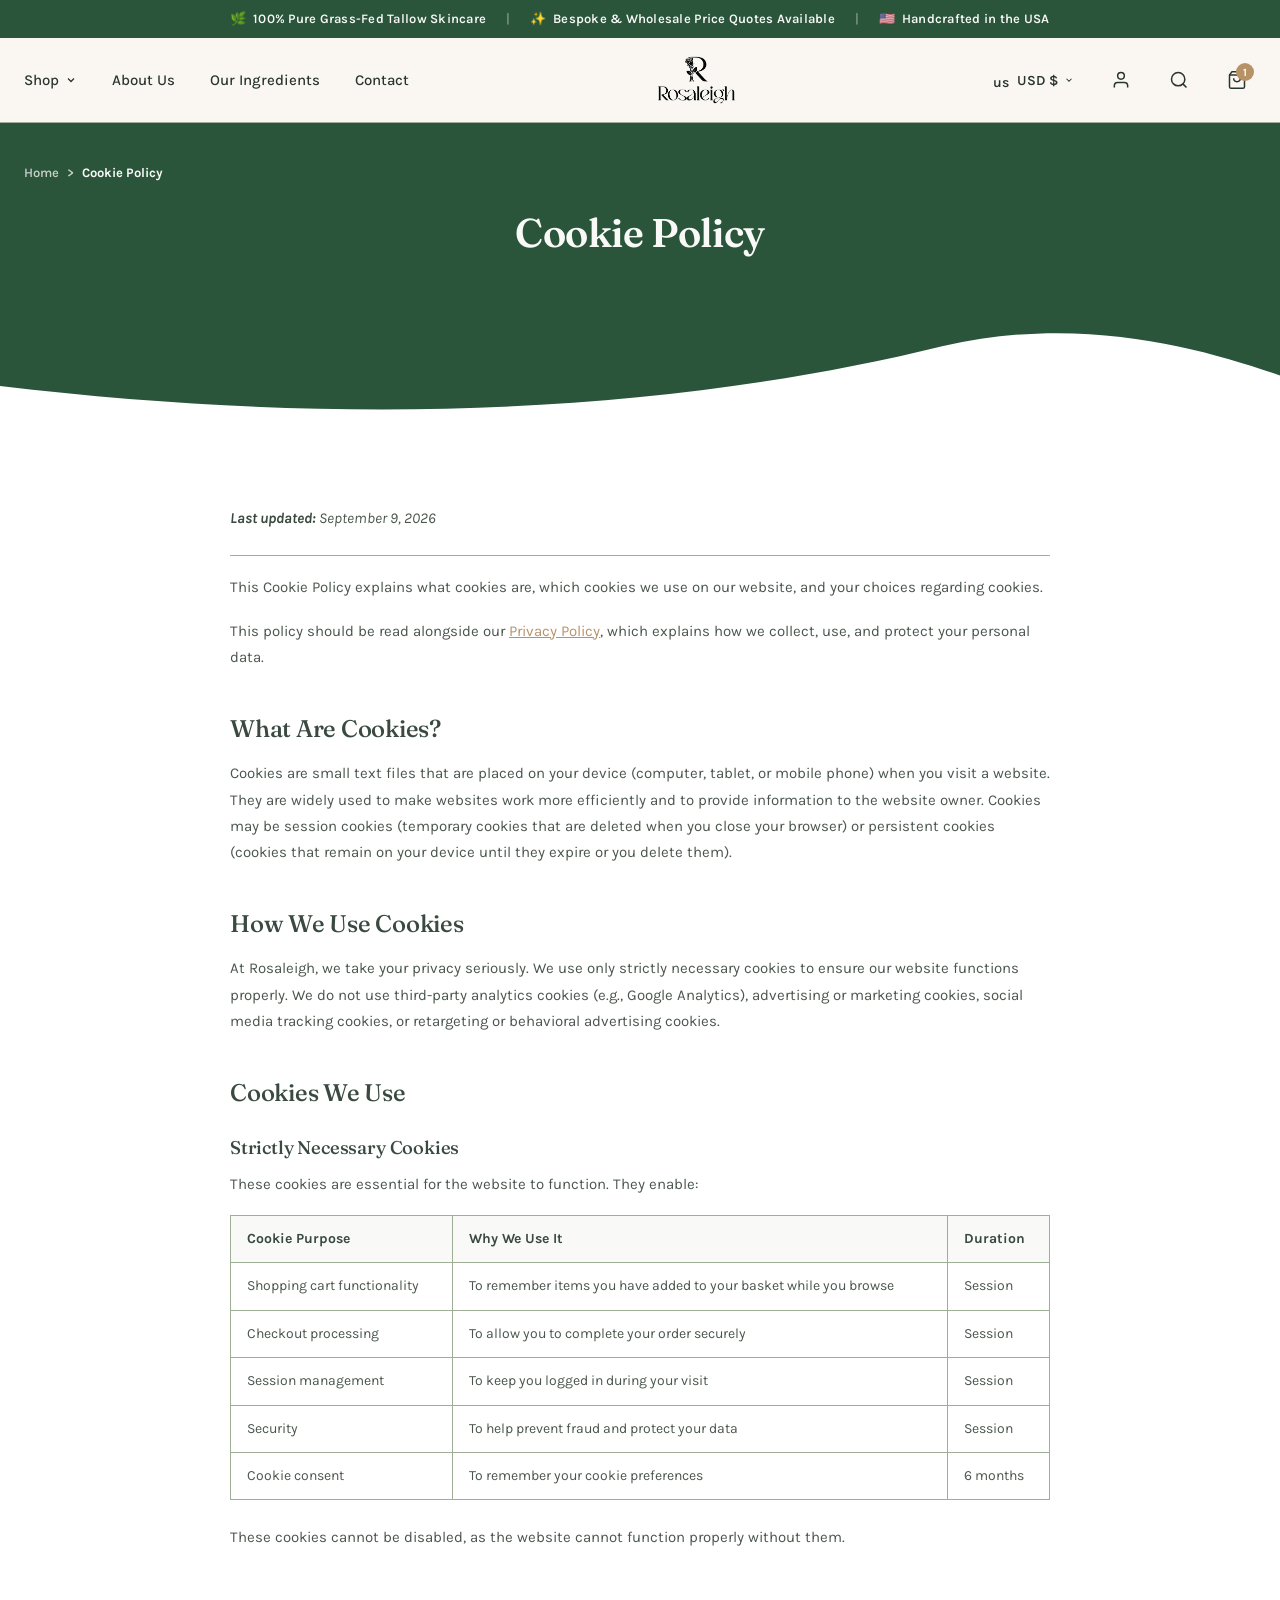
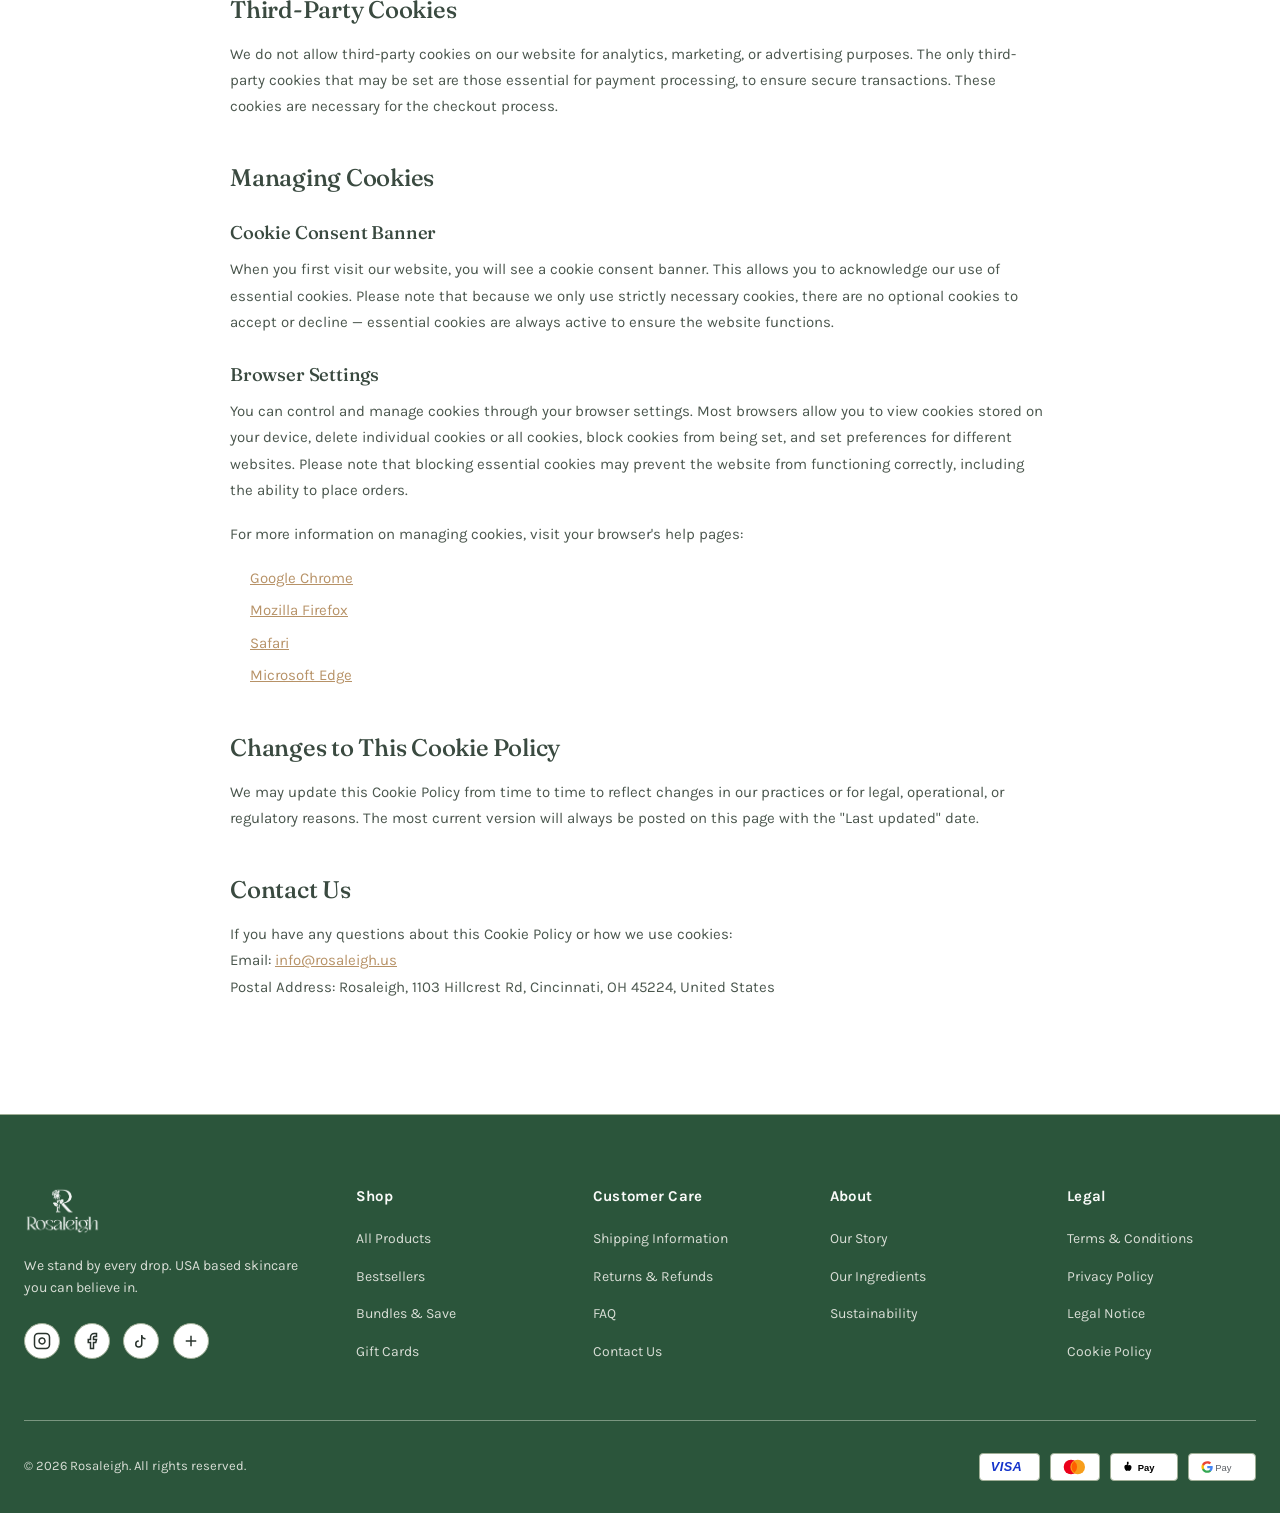
<file: cookie-policy.html>
<!DOCTYPE html>
<html lang="en">
<head>
  <meta charset="UTF-8">
  <meta name="viewport" content="width=device-width, initial-scale=1.0">
  <title>Cookie Policy | Rosaleigh</title>
  <meta name="description" content="Rosaleigh's cookie policy: what cookies we use, why we use them, and how to manage your cookie preferences.">
  <link rel="stylesheet" href="css/style.css">
  <link rel="stylesheet" href="css/responsive.css">
</head>
<body>

  <!-- Announcement Bar -->
  <div class="announcement-bar">
    <div class="container">
      <div class="inner">
        <div class="announcement-item"><span>🌿</span> 100% Pure Grass-Fed Tallow Skincare</div>
        <span class="announcement-divider">|</span>
        <div class="announcement-item"><span>✨</span> Bespoke &amp; Wholesale Price Quotes Available</div>
        <span class="announcement-divider">|</span>
        <div class="announcement-item"><span>🇺🇸</span> Handcrafted in the USA</div>
      </div>
    </div>
  </div>

  <header class="site-header">
    <div class="container header-container">
      
      <!-- Left Nav -->
      <nav class="nav-menu">
        <div class="has-dropdown">
          <a href="shop.html" class="nav-link">
            Shop
            <svg width="12" height="12" viewBox="0 0 24 24" fill="none" stroke="currentColor" stroke-width="2.5">
              <path d="M6 9l6 6 6-6"></path>
            </svg>
          </a>
          <div class="dropdown-menu">
            <a href="shop.html?category=all" class="dropdown-item">All Products</a>
            <a href="shop.html?category=balms" class="dropdown-item">Tallow Balms</a>
            <a href="shop.html?category=serums" class="dropdown-item">Face Serums</a>
            <a href="shop.html?category=moisturisers" class="dropdown-item">Moisturisers</a>
            <a href="shop.html?category=soaps" class="dropdown-item">Tallow Soaps</a>
            <a href="shop.html?category=bundles" class="dropdown-item">Bundles &amp; Sets</a>
          </div>
        </div>
        <a href="about.html" class="nav-link">About Us</a>
        <a href="ingredients.html" class="nav-link">Our Ingredients</a>
        <a href="contact.html" class="nav-link">Contact</a>
      </nav>

      <!-- Center Logo -->
      <a href="index.html" class="header-logo" aria-label="Rosaleigh Home">
        <img src="images/Logo.png" alt="Rosaleigh" class="logo-img">
      </a>

      <!-- Right Actions -->
      <div class="header-actions">
        <div class="currency-selector">
          <button type="button" class="currency-btn" id="currency-toggle-btn">
            <span class="flag-icon" id="current-currency-flag">us</span>
            <span id="current-currency-label">USD $</span>
            <svg width="10" height="10" viewBox="0 0 24 24" fill="none" stroke="currentColor" stroke-width="2.5">
              <path d="M6 9l6 6 6-6"></path>
            </svg>
          </button>
          <div class="currency-dropdown">
            <button type="button" class="currency-option" data-currency="USD"><span>🇺🇸</span> USD ($)</button>
            <button type="button" class="currency-option" data-currency="GBP"><span>🇬🇧</span> GBP (£)</button>
            <button type="button" class="currency-option" data-currency="EUR"><span>🇪🇺</span> EUR (€)</button>
          </div>
        </div>

        <a href="contact.html" class="action-btn" aria-label="Account">
          <svg viewBox="0 0 24 24" fill="none" stroke="currentColor" stroke-width="1.8">
            <path d="M20 21v-2a4 4 0 00-4-4H8a4 4 0 00-4 4v2"></path>
            <circle cx="12" cy="7" r="4"></circle>
          </svg>
        </a>

        <button type="button" class="action-btn trigger-search" aria-label="Search">
          <svg viewBox="0 0 24 24" fill="none" stroke="currentColor" stroke-width="1.8">
            <circle cx="11" cy="11" r="8"></circle>
            <line x1="21" y1="21" x2="16.65" y2="16.65"></line>
          </svg>
        </button>

        <button type="button" class="action-btn trigger-cart" aria-label="View Bag">
          <svg viewBox="0 0 24 24" fill="none" stroke="currentColor" stroke-width="1.8">
            <path d="M6 2L3 6v14a2 2 0 002 2h14a2 2 0 002-2V6l-3-4z"></path>
            <line x1="3" y1="6" x2="21" y2="6"></line>
            <path d="M16 10a4 4 0 01-8 0"></path>
          </svg>
          <span class="cart-badge">1</span>
        </button>

        <button type="button" class="mobile-toggle" id="mobile-menu-toggle" aria-label="Open Menu">
          <span></span><span></span><span></span>
        </button>
      </div>

    </div>
  </header>

  <!-- Page Hero -->
  <section class="page-hero" style="padding: 2.5rem 0 3rem 0;">
    <div class="container">
      <div class="breadcrumbs">
        <a href="index.html">Home</a> <span>&gt;</span> <span class="current">Cookie Policy</span>
      </div>
      <div class="page-hero-grid" style="grid-template-columns: 1fr; text-align: center;">
        <div style="max-width: 640px; margin: 0 auto;">
          <h1 class="page-hero-title" style="font-size: 2.5rem;">Cookie Policy</h1>
        </div>
      </div>
    </div>
  </section>

  <!-- Wave Curve Divider -->
  <div class="curve-divider curve-divider-bottom" style="background: var(--bg-footer);">
    <svg viewBox="0 0 1440 120" fill="none" preserveAspectRatio="none">
      <path d="M0,65 C380,105 740,95 1060,25 C1220,-8 1360,30 1440,55 L1440,120 L0,120 Z" fill="#FFFFFF"></path>
    </svg>
  </div>

  <!-- Legal Content -->
  <section class="legal-page-section">
    <div class="container">
      <div class="legal-page-wrap">
        <p class="legal-updated"><strong>Last updated:</strong> September 9, 2026</p>

        <p>This Cookie Policy explains what cookies are, which cookies we use on our website, and your choices regarding cookies.</p>
        <p>This policy should be read alongside our <a href="privacy-policy.html">Privacy Policy</a>, which explains how we collect, use, and protect your personal data.</p>

        <h2>What Are Cookies?</h2>
        <p>Cookies are small text files that are placed on your device (computer, tablet, or mobile phone) when you visit a website. They are widely used to make websites work more efficiently and to provide information to the website owner. Cookies may be session cookies (temporary cookies that are deleted when you close your browser) or persistent cookies (cookies that remain on your device until they expire or you delete them).</p>

        <h2>How We Use Cookies</h2>
        <p>At Rosaleigh, we take your privacy seriously. We use only strictly necessary cookies to ensure our website functions properly. We do not use third-party analytics cookies (e.g., Google Analytics), advertising or marketing cookies, social media tracking cookies, or retargeting or behavioral advertising cookies.</p>

        <h2>Cookies We Use</h2>
        <h3>Strictly Necessary Cookies</h3>
        <p>These cookies are essential for the website to function. They enable:</p>
        <div class="legal-table-wrap">
        <table>
          <tr><th>Cookie Purpose</th><th>Why We Use It</th><th>Duration</th></tr>
          <tr><td>Shopping cart functionality</td><td>To remember items you have added to your basket while you browse</td><td>Session</td></tr>
          <tr><td>Checkout processing</td><td>To allow you to complete your order securely</td><td>Session</td></tr>
          <tr><td>Session management</td><td>To keep you logged in during your visit</td><td>Session</td></tr>
          <tr><td>Security</td><td>To help prevent fraud and protect your data</td><td>Session</td></tr>
          <tr><td>Cookie consent</td><td>To remember your cookie preferences</td><td>6 months</td></tr>
        </table>
        </div>
        <p>These cookies cannot be disabled, as the website cannot function properly without them.</p>

        <h2>Third-Party Cookies</h2>
        <p>We do not allow third-party cookies on our website for analytics, marketing, or advertising purposes. The only third-party cookies that may be set are those essential for payment processing, to ensure secure transactions. These cookies are necessary for the checkout process.</p>

        <h2>Managing Cookies</h2>
        <h3>Cookie Consent Banner</h3>
        <p>When you first visit our website, you will see a cookie consent banner. This allows you to acknowledge our use of essential cookies. Please note that because we only use strictly necessary cookies, there are no optional cookies to accept or decline — essential cookies are always active to ensure the website functions.</p>
        <h3>Browser Settings</h3>
        <p>You can control and manage cookies through your browser settings. Most browsers allow you to view cookies stored on your device, delete individual cookies or all cookies, block cookies from being set, and set preferences for different websites. Please note that blocking essential cookies may prevent the website from functioning correctly, including the ability to place orders.</p>
        <p>For more information on managing cookies, visit your browser's help pages:</p>
        <ul>
          <li><a href="https://support.google.com/chrome/answer/95647" target="_blank" rel="noopener">Google Chrome</a></li>
          <li><a href="https://support.mozilla.org/en-US/kb/cookies-information-websites-store-on-your-computer" target="_blank" rel="noopener">Mozilla Firefox</a></li>
          <li><a href="https://support.apple.com/en-us/guide/safari/sfri11471/mac" target="_blank" rel="noopener">Safari</a></li>
          <li><a href="https://support.microsoft.com/en-us/microsoft-edge/delete-cookies-in-microsoft-edge-63947406-40ac-c3b8-57b9-2a946a29ae09" target="_blank" rel="noopener">Microsoft Edge</a></li>
        </ul>

        <h2>Changes to This Cookie Policy</h2>
        <p>We may update this Cookie Policy from time to time to reflect changes in our practices or for legal, operational, or regulatory reasons. The most current version will always be posted on this page with the "Last updated" date.</p>

        <h2>Contact Us</h2>
        <p>If you have any questions about this Cookie Policy or how we use cookies:<br>
        Email: <a href="mailto:info@rosaleigh.us">info@rosaleigh.us</a><br>
        Postal Address: Rosaleigh, 1103 Hillcrest Rd, Cincinnati, OH 45224, United States</p>

      </div>
    </div>
  </section>

  <footer class="site-footer">
    <div class="container">
      
      <div class="footer-top-grid">
        
        <!-- Col 1: Brand & Bio -->
        <div class="footer-brand">
          <img src="images/Logo.png" alt="Rosaleigh" class="footer-logo-img">
          <p class="footer-bio">
              We stand by every drop. USA based skincare you can believe in.
          </p>
          <div class="social-links">
            <a href="https://instagram.com" class="social-link" aria-label="Instagram">
              <svg viewBox="0 0 24 24" fill="none" stroke="currentColor" stroke-width="2">
                <rect x="2" y="2" width="20" height="20" rx="5" ry="5"></rect>
                <path d="M16 11.37A4 4 0 1112.63 8 4 4 0 0116 11.37z"></path>
                <line x1="17.5" y1="6.5" x2="17.51" y2="6.5"></line>
              </svg>
            </a>
            <a href="https://facebook.com" class="social-link" aria-label="Facebook">
              <svg viewBox="0 0 24 24" fill="none" stroke="currentColor" stroke-width="2">
                <path d="M18 2h-3a5 5 0 00-5 5v3H7v4h3v8h4v-8h3l1-4h-4V7a1 1 0 011-1h3z"></path>
              </svg>
            </a>
            <a href="https://tiktok.com" class="social-link" aria-label="TikTok">
              <svg viewBox="0 0 24 24" fill="none" stroke="currentColor" stroke-width="2">
                <path d="M9 12a4 4 0 104 4V4a5 5 0 005 5"></path>
              </svg>
            </a>
            <a href="https://pinterest.com" class="social-link" aria-label="Pinterest">
              <svg viewBox="0 0 24 24" fill="none" stroke="currentColor" stroke-width="2">
                <line x1="12" y1="5" x2="12" y2="19"></line>
                <line x1="5" y1="12" x2="19" y2="12"></line>
              </svg>
            </a>
          </div>
        </div>

        <!-- Col 2: Shop -->
        <div class="footer-col">
          <h4>Shop</h4>
          <ul class="footer-nav">
            <li><a href="shop.html">All Products</a></li>
            <li><a href="shop.html">Bestsellers</a></li>
            <li><a href="shop.html">Bundles &amp; Save</a></li>
            <li><a href="shop.html">Gift Cards</a></li>
          </ul>
        </div>

        <!-- Col 3: Customer Care -->
        <div class="footer-col">
          <h4>Customer Care</h4>
          <ul class="footer-nav">
            <li><a href="shipping-policy.html">Shipping Information</a></li>
            <li><a href="refund-policy.html">Returns &amp; Refunds</a></li>
            <li><a href="contact.html#faq">FAQ</a></li>
            <li><a href="contact.html">Contact Us</a></li>
          </ul>
        </div>

        <!-- Col 4: About -->
        <div class="footer-col">
          <h4>About</h4>
          <ul class="footer-nav">
            <li><a href="about.html">Our Story</a></li>
            <li><a href="ingredients.html">Our Ingredients</a></li>
            <li><a href="about.html#values">Sustainability</a></li>
          </ul>
        </div>

        <!-- Col 5: Legal -->
        <div class="footer-col">
          <h4>Legal</h4>
          <ul class="footer-nav">
            <li><a href="terms-of-service.html">Terms &amp; Conditions</a></li>
            <li><a href="privacy-policy.html">Privacy Policy</a></li><li><a href="legal-notice.html">Legal Notice</a></li>
            <li><a href="cookie-policy.html">Cookie Policy</a></li>
          </ul>
        </div>

      </div>

      <!-- Footer Bottom -->
      <div class="footer-bottom">
        <div>© 2026 Rosaleigh. All rights reserved.</div>
        <div class="payment-methods">
          <span class="payment-badge"><svg viewBox="0 0 48 20" xmlns="http://www.w3.org/2000/svg"><text x="1" y="15" font-family="Arial, Helvetica, sans-serif" font-weight="800" font-style="italic" font-size="16" fill="#1434CB" letter-spacing="0.5">VISA</text></svg></span>
          <span class="payment-badge"><svg viewBox="0 0 40 24" xmlns="http://www.w3.org/2000/svg"><circle cx="15" cy="12" r="11" fill="#EB001B"/><circle cx="25" cy="12" r="11" fill="#F79E1B"/><path d="M20 3.4a11 11 0 000 17.2 11 11 0 000-17.2z" fill="#FF5F00"/></svg></span>
          <span class="payment-badge"><svg viewBox="0 0 62 22" xmlns="http://www.w3.org/2000/svg"><path transform="translate(1,2) scale(0.72)" d="M12,2C10.5,2.4 9.7,3.5 9.7,5c0,1 0.5,2 1.1,2.6c-0.1,0-0.9,0.4-1.8,0.4c-2,0-4,1.6-4,4.6c0,3.4,2.4,7.4,4.4,7.4c1,0,1.4-0.6,2.4-0.6c1,0,1.4,0.6,2.5,0.6c2,0,4.4-3.6,4.4-7c0-3-2-4.4-3.9-4.4c-1,0-1.7,0.5-2.6,0.5c0.1-1,0.5-2,1-2.6C13.6,3.5,12.9,2.3,12,2z" fill="#000000"/><text x="23" y="16" font-family="-apple-system, Arial, sans-serif" font-weight="600" font-size="13" fill="#000000">Pay</text></svg></span>
          <span class="payment-badge"><svg viewBox="0 0 62 22" xmlns="http://www.w3.org/2000/svg"><g transform="translate(2,3)"><path d="M15.5 8.2c0-.6-.05-1.1-.15-1.6H8v3h4.2c-.18 1-.75 1.8-1.6 2.4v2h2.6c1.5-1.4 2.3-3.5 2.3-5.8z" fill="#4285F4"/><path d="M8 16c2.16 0 3.97-.7 5.3-1.9l-2.6-2c-.72.5-1.65.8-2.7.8-2.08 0-3.84-1.4-4.47-3.3H.86v2.1C2.18 14.3 4.9 16 8 16z" fill="#34A853"/><path d="M3.53 9.6c-.16-.5-.25-1-.25-1.6s.09-1.1.25-1.6V4.3H.86A8 8 0 000 8c0 1.3.3 2.5.86 3.7l2.67-2.1z" fill="#FBBC05"/><path d="M8 3.1c1.18 0 2.23.4 3.06 1.2l2.3-2.3C11.96.7 10.16 0 8 0 4.9 0 2.18 1.7.86 4.3l2.67 2.1C4.16 4.5 5.92 3.1 8 3.1z" fill="#EA4335"/></g><text x="21" y="16" font-family="Arial, sans-serif" font-weight="500" font-size="13" fill="#5F6368">Pay</text></svg></span>
        </div>
      </div>

    </div>
  </footer>

  <!-- Scripts -->
  <script src="js/cart.js"></script>
  <script src="js/main.js"></script>
</body>
</html>
</file>
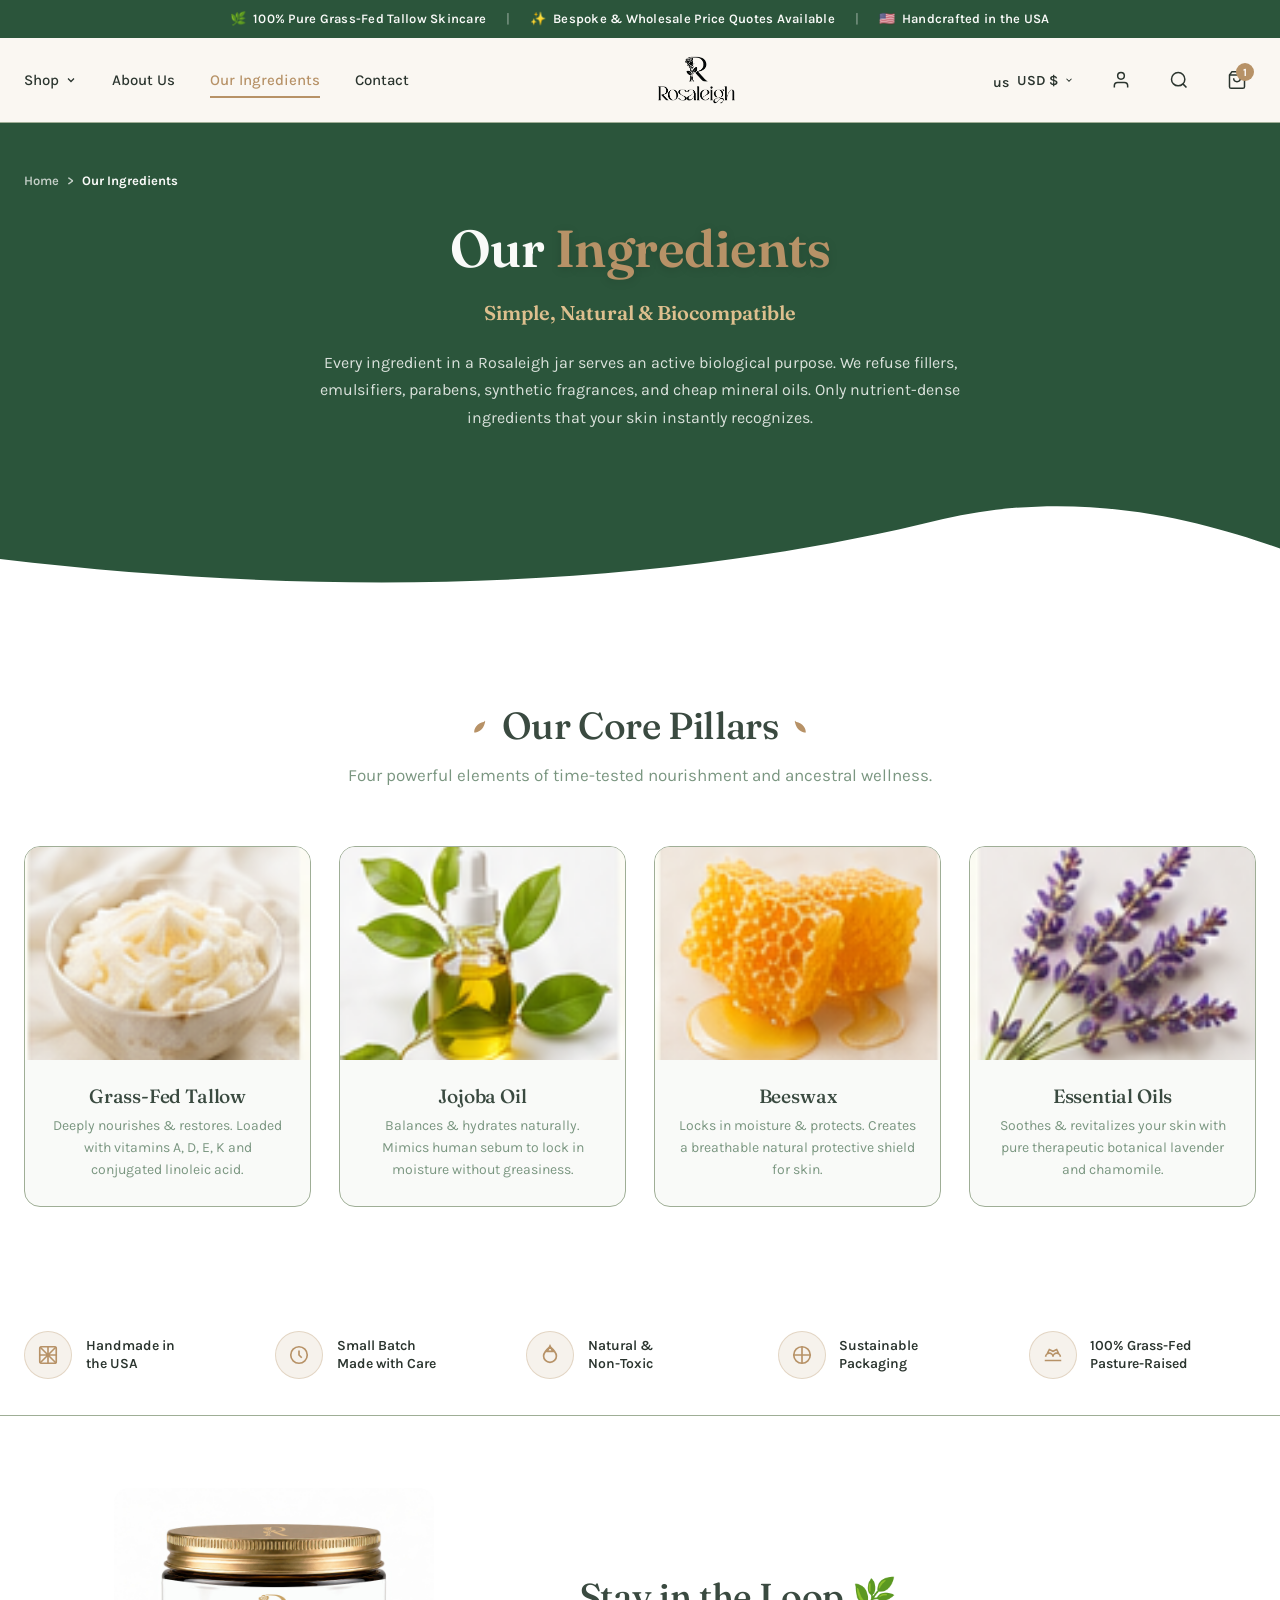
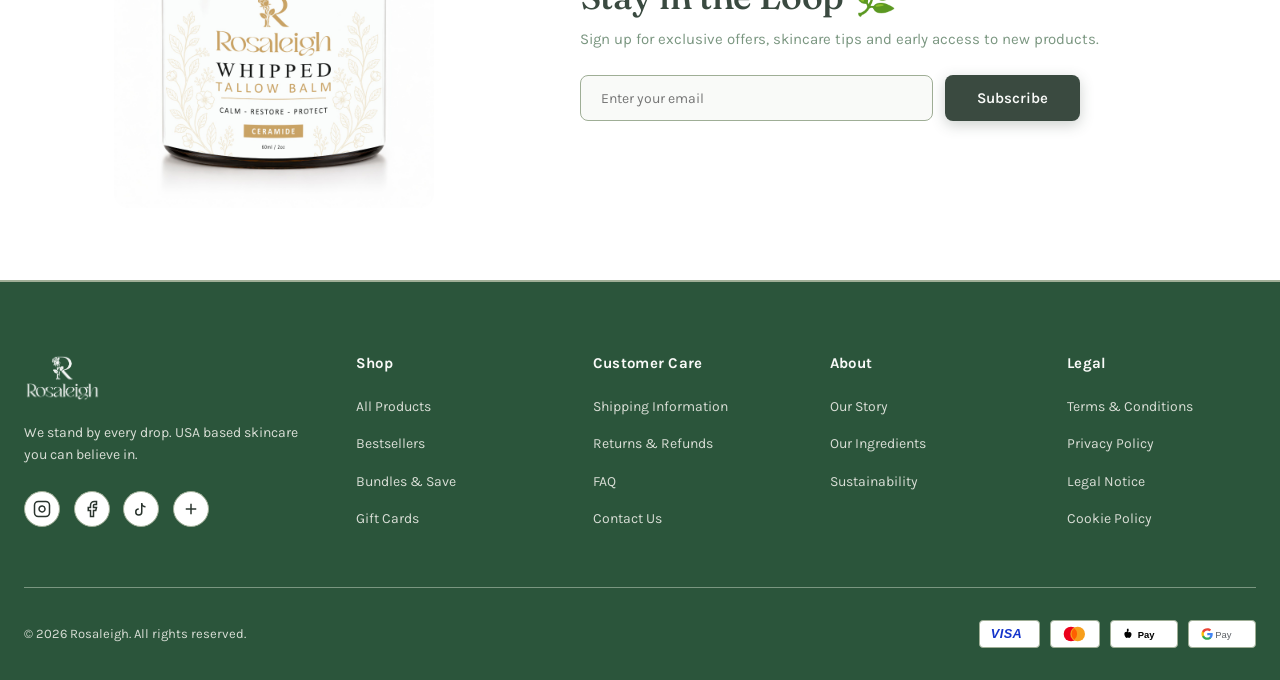
<file: ingredients.html>
<!DOCTYPE html>
<html lang="en">
<head>
  <meta charset="UTF-8">
  <meta name="viewport" content="width=device-width, initial-scale=1.0">
  <title>Our Ingredients | Rosaleigh Pure Tallow Skincare</title>
  <meta name="description" content="Discover our 100% natural, grass-fed tallow, golden jojoba, pure beeswax, and cold-pressed botanical ingredients.">
  <link rel="stylesheet" href="css/style.css">
  <link rel="stylesheet" href="css/responsive.css">
</head>
<body>

  <!-- Announcement Bar -->
  <div class="announcement-bar">
    <div class="container">
      <div class="inner">
        <div class="announcement-item"><span>🌿</span> 100% Pure Grass-Fed Tallow Skincare</div>
        <span class="announcement-divider">|</span>
        <div class="announcement-item"><span>✨</span> Bespoke &amp; Wholesale Price Quotes Available</div>
        <span class="announcement-divider">|</span>
        <div class="announcement-item"><span>🇺🇸</span> Handcrafted in the USA</div>
      </div>
    </div>
  </div>

  <!-- Header -->
  <header class="site-header">
    <div class="container header-container">
      
      <!-- Left Navigation Menu -->
      <nav class="nav-menu">
        <div class="has-dropdown">
          <a href="shop.html" class="nav-link">
            Shop
            <svg width="12" height="12" viewBox="0 0 24 24" fill="none" stroke="currentColor" stroke-width="2.5">
              <path d="M6 9l6 6 6-6"></path>
            </svg>
          </a>
          <div class="dropdown-menu">
            <a href="shop.html?category=all" class="dropdown-item">All Products</a>
            <a href="shop.html?category=balms" class="dropdown-item">Tallow Balms</a>
            <a href="shop.html?category=serums" class="dropdown-item">Face Serums</a>
            <a href="shop.html?category=moisturisers" class="dropdown-item">Moisturisers</a>
            <a href="shop.html?category=soaps" class="dropdown-item">Tallow Soaps</a>
            <a href="shop.html?category=bundles" class="dropdown-item">Bundles &amp; Sets</a>
          </div>
        </div>
        <a href="about.html" class="nav-link">About Us</a>
        <a href="ingredients.html" class="nav-link active">Our Ingredients</a>
        <a href="contact.html" class="nav-link">Contact</a>
      </nav>

      <!-- Center Logo -->
      <a href="index.html" class="header-logo" aria-label="Rosaleigh Home">
        <img src="images/Logo.png" alt="Rosaleigh Organic &amp; Natural" class="logo-img">
      </a>

      <!-- Right Header Actions -->
      <div class="header-actions">
        <!-- Currency Selector -->
        <div class="currency-selector">
          <button type="button" class="currency-btn" id="currency-toggle-btn" aria-label="Select Currency">
            <span class="flag-icon" id="current-currency-flag">us</span>
            <span id="current-currency-label">USD $</span>
            <svg width="10" height="10" viewBox="0 0 24 24" fill="none" stroke="currentColor" stroke-width="2.5">
              <path d="M6 9l6 6 6-6"></path>
            </svg>
          </button>
          <div class="currency-dropdown">
            <button type="button" class="currency-option" data-currency="GBP">
              <span>🇬🇧</span> GBP (£)
            </button>
            <button type="button" class="currency-option" data-currency="USD">
              <span>🇺🇸</span> USD ($)
            </button>
            <button type="button" class="currency-option" data-currency="EUR">
              <span>🇪🇺</span> EUR (€)
            </button>
          </div>
        </div>

        <!-- Account Link -->
        <a href="contact.html" class="action-btn" aria-label="Account">
          <svg viewBox="0 0 24 24" fill="none" stroke="currentColor" stroke-width="1.8">
            <path d="M20 21v-2a4 4 0 00-4-4H8a4 4 0 00-4 4v2"></path>
            <circle cx="12" cy="7" r="4"></circle>
          </svg>
        </a>

        <!-- Search Button -->
        <button type="button" class="action-btn trigger-search" aria-label="Search">
          <svg viewBox="0 0 24 24" fill="none" stroke="currentColor" stroke-width="1.8">
            <circle cx="11" cy="11" r="8"></circle>
            <line x1="21" y1="21" x2="16.65" y2="16.65"></line>
          </svg>
        </button>

        <!-- Cart Drawer Button -->
        <button type="button" class="action-btn trigger-cart" aria-label="View Bag">
          <svg viewBox="0 0 24 24" fill="none" stroke="currentColor" stroke-width="1.8">
            <path d="M6 2L3 6v14a2 2 0 002 2h14a2 2 0 002-2V6l-3-4z"></path>
            <line x1="3" y1="6" x2="21" y2="6"></line>
            <path d="M16 10a4 4 0 01-8 0"></path>
          </svg>
          <span class="cart-badge">1</span>
        </button>

        <!-- Mobile Menu Toggle -->
        <button type="button" class="mobile-toggle" id="mobile-menu-toggle" aria-label="Open Navigation">
          <span></span>
          <span></span>
          <span></span>
        </button>
      </div>

    </div>
  </header>

  <!-- Page Hero -->
  <section class="page-hero">
    <div class="container">
      <div class="breadcrumbs">
        <a href="index.html">Home</a> <span>&gt;</span> <span class="current">Our Ingredients</span>
      </div>
      <div class="page-hero-grid" style="grid-template-columns: 1fr; text-align: center;">
        <div style="max-width: 640px; margin: 0 auto;">
          <h1 class="page-hero-title">Our <span class="text-olive">Ingredients</span></h1>
          <p class="page-hero-lead">Simple, Natural &amp; Biocompatible</p>
          <p class="page-hero-text">
            Every ingredient in a Rosaleigh jar serves an active biological purpose. We refuse fillers, emulsifiers, parabens, synthetic fragrances, and cheap mineral oils. Only nutrient-dense ingredients that your skin instantly recognizes.
          </p>
        </div>
      </div>
    </div>
  </section>

  <!-- Wave Curve Divider -->
  <div class="curve-divider curve-divider-bottom" style="background: var(--bg-footer);">
    <svg viewBox="0 0 1440 120" fill="none" preserveAspectRatio="none">
      <path d="M0,65 C380,105 740,95 1060,25 C1220,-8 1360,30 1440,55 L1440,120 L0,120 Z" fill="#FFFFFF"></path>
    </svg>
  </div>

  <!-- 4 Core Pillars Grid matching gpt mokup 4.png -->
  <section class="ingredients-pillars-section">
    <div class="container">
      
      <div class="section-header">
        <h2>
          <svg class="leaf-accent" viewBox="0 0 24 24" fill="currentColor"><path d="M17 8C8 10 5 16 5 21C10 21 16 18 18 9C18.5 7 18 6 17 8Z"></path></svg>
          Our Core Pillars
          <svg class="leaf-accent flipped" viewBox="0 0 24 24" fill="currentColor"><path d="M17 8C8 10 5 16 5 21C10 21 16 18 18 9C18.5 7 18 6 17 8Z"></path></svg>
        </h2>
        <p>Four powerful elements of time-tested nourishment and ancestral wellness.</p>
      </div>

      <div class="ingredients-grid">
        
        <!-- Ingredient 1: Tallow -->
        <div class="ingredient-card">
          <div class="ingredient-img-wrap">
            <img src="assets/images/ingredients/ing-tallow.png" alt="100% Grass-Fed Tallow">
          </div>
          <div class="ingredient-info">
            <h3>Grass-Fed Tallow</h3>
            <p>Deeply nourishes &amp; restores. Loaded with vitamins A, D, E, K and conjugated linoleic acid.</p>
          </div>
        </div>

        <!-- Ingredient 2: Jojoba Oil -->
        <div class="ingredient-card">
          <div class="ingredient-img-wrap">
            <img src="assets/images/ingredients/ing-jojoba.png" alt="Pure Organic Jojoba Oil">
          </div>
          <div class="ingredient-info">
            <h3>Jojoba Oil</h3>
            <p>Balances &amp; hydrates naturally. Mimics human sebum to lock in moisture without greasiness.</p>
          </div>
        </div>

        <!-- Ingredient 3: Beeswax -->
        <div class="ingredient-card">
          <div class="ingredient-img-wrap">
            <img src="assets/images/ingredients/ing-beeswax.png" alt="Raw, Pure Beeswax">
          </div>
          <div class="ingredient-info">
            <h3>Beeswax</h3>
            <p>Locks in moisture &amp; protects. Creates a breathable natural protective shield for skin.</p>
          </div>
        </div>

        <!-- Ingredient 4: Lavender / Essential Oils -->
        <div class="ingredient-card">
          <div class="ingredient-img-wrap">
            <img src="assets/images/ingredients/ing-lavender.png" alt="Pure French Lavender & Chamomile Essential Oils">
          </div>
          <div class="ingredient-info">
            <h3>Essential Oils</h3>
            <p>Soothes &amp; revitalizes your skin with pure therapeutic botanical lavender and chamomile.</p>
          </div>
        </div>

      </div>

    </div>
  </section>

  <!-- Trust Badges Section -->
  <section class="trust-badges-bar">
    <div class="container">
      <div class="trust-badges-grid">

        <div class="trust-badge-item">
          <div class="trust-badge-icon">
            <svg viewBox="0 0 24 24" fill="none" stroke="currentColor" stroke-width="1.8">
              <rect x="3" y="3" width="18" height="18" rx="2"></rect>
              <path d="M3 3l18 18M3 21l18-18M3 12h18M12 3v18"></path>
            </svg>
          </div>
          <div class="trust-badge-text">Handmade in<br>the USA</div>
        </div>

        <div class="trust-badge-item">
          <div class="trust-badge-icon">
            <svg viewBox="0 0 24 24" fill="none" stroke="currentColor" stroke-width="1.8">
              <path d="M12 3a9 9 0 00-9 9c0 4.97 4.03 9 9 9s9-4.03 9-9a9 9 0 00-9-9z"></path>
              <path d="M12 7v5l3 3"></path>
            </svg>
          </div>
          <div class="trust-badge-text">Small Batch<br>Made with Care</div>
        </div>

        <div class="trust-badge-item">
          <div class="trust-badge-icon">
            <svg viewBox="0 0 24 24" fill="none" stroke="currentColor" stroke-width="1.8">
              <path d="M12 2L9 8h6l-3-6zM5 13a7 7 0 0014 0c0-4-7-10-7-10S5 9 5 13z"></path>
            </svg>
          </div>
          <div class="trust-badge-text">Natural &amp;<br>Non-Toxic</div>
        </div>

        <div class="trust-badge-item">
          <div class="trust-badge-icon">
            <svg viewBox="0 0 24 24" fill="none" stroke="currentColor" stroke-width="1.8">
              <circle cx="12" cy="12" r="9"></circle>
              <path d="M12 3v18M3 12h18"></path>
            </svg>
          </div>
          <div class="trust-badge-text">Sustainable<br>Packaging</div>
        </div>

        <div class="trust-badge-item">
          <div class="trust-badge-icon">
            <svg viewBox="0 0 24 24" fill="none" stroke="currentColor" stroke-width="1.8">
              <path d="M4 14a4 4 0 018 0M12 14a4 4 0 018 0M3 18h18M6 10l2-4 4 2 4-2 2 4"></path>
            </svg>
          </div>
          <div class="trust-badge-text">100% Grass-Fed<br>Pasture-Raised</div>
        </div>

      </div>
    </div>
  </section>

  <!-- Newsletter -->
  <section class="newsletter-section">
    <div class="container">
      <div class="newsletter-grid">
        <div class="newsletter-visual"><img src="images/tallow balm1 white.jpeg" alt="Rosaleigh Tallow Cream"></div>
        <div class="newsletter-content">
          <h2>Stay in the Loop 🌿</h2>
          <p>Sign up for exclusive offers, skincare tips and early access to new products.</p>
          <form class="newsletter-form">
            <input type="email" class="newsletter-input" placeholder="Enter your email" required>
            <button type="submit" class="btn btn-primary">Subscribe</button>
          </form>
        </div>
      </div>
    </div>
  </section>

  <!-- Footer -->
  <footer class="site-footer">
    <div class="container">
      
      <div class="footer-top-grid">
        
        <!-- Col 1: Brand & Bio -->
        <div class="footer-brand">
          <img src="images/Logo.png" alt="Rosaleigh" class="footer-logo-img">
          <p class="footer-bio">
              We stand by every drop. USA based skincare you can believe in.
          </p>
          <div class="social-links">
            <a href="https://instagram.com" class="social-link" aria-label="Instagram">
              <svg viewBox="0 0 24 24" fill="none" stroke="currentColor" stroke-width="2">
                <rect x="2" y="2" width="20" height="20" rx="5" ry="5"></rect>
                <path d="M16 11.37A4 4 0 1112.63 8 4 4 0 0116 11.37z"></path>
                <line x1="17.5" y1="6.5" x2="17.51" y2="6.5"></line>
              </svg>
            </a>
            <a href="https://facebook.com" class="social-link" aria-label="Facebook">
              <svg viewBox="0 0 24 24" fill="none" stroke="currentColor" stroke-width="2">
                <path d="M18 2h-3a5 5 0 00-5 5v3H7v4h3v8h4v-8h3l1-4h-4V7a1 1 0 011-1h3z"></path>
              </svg>
            </a>
            <a href="https://tiktok.com" class="social-link" aria-label="TikTok">
              <svg viewBox="0 0 24 24" fill="none" stroke="currentColor" stroke-width="2">
                <path d="M9 12a4 4 0 104 4V4a5 5 0 005 5"></path>
              </svg>
            </a>
            <a href="https://pinterest.com" class="social-link" aria-label="Pinterest">
              <svg viewBox="0 0 24 24" fill="none" stroke="currentColor" stroke-width="2">
                <line x1="12" y1="5" x2="12" y2="19"></line>
                <line x1="5" y1="12" x2="19" y2="12"></line>
              </svg>
            </a>
          </div>
        </div>

        <!-- Col 2: Shop -->
        <div class="footer-col">
          <h4>Shop</h4>
          <ul class="footer-nav">
            <li><a href="shop.html">All Products</a></li>
            <li><a href="shop.html">Bestsellers</a></li>
            <li><a href="shop.html">Bundles &amp; Save</a></li>
            <li><a href="shop.html">Gift Cards</a></li>
          </ul>
        </div>

        <!-- Col 3: Customer Care -->
        <div class="footer-col">
          <h4>Customer Care</h4>
          <ul class="footer-nav">
            <li><a href="shipping-policy.html">Shipping Information</a></li>
            <li><a href="refund-policy.html">Returns &amp; Refunds</a></li>
            <li><a href="contact.html#faq">FAQ</a></li>
            <li><a href="contact.html">Contact Us</a></li>
          </ul>
        </div>

        <!-- Col 4: About -->
        <div class="footer-col">
          <h4>About</h4>
          <ul class="footer-nav">
            <li><a href="about.html">Our Story</a></li>
            <li><a href="ingredients.html">Our Ingredients</a></li>
            <li><a href="about.html#values">Sustainability</a></li>
          </ul>
        </div>

        <!-- Col 5: Legal -->
        <div class="footer-col">
          <h4>Legal</h4>
          <ul class="footer-nav">
            <li><a href="terms-of-service.html">Terms &amp; Conditions</a></li>
            <li><a href="privacy-policy.html">Privacy Policy</a></li><li><a href="legal-notice.html">Legal Notice</a></li>
            <li><a href="cookie-policy.html">Cookie Policy</a></li>
          </ul>
        </div>

      </div>

      <!-- Footer Bottom -->
      <div class="footer-bottom">
        <div>© 2026 Rosaleigh. All rights reserved.</div>
        <div class="payment-methods">
          <span class="payment-badge"><svg viewBox="0 0 48 20" xmlns="http://www.w3.org/2000/svg"><text x="1" y="15" font-family="Arial, Helvetica, sans-serif" font-weight="800" font-style="italic" font-size="16" fill="#1434CB" letter-spacing="0.5">VISA</text></svg></span>
          <span class="payment-badge"><svg viewBox="0 0 40 24" xmlns="http://www.w3.org/2000/svg"><circle cx="15" cy="12" r="11" fill="#EB001B"/><circle cx="25" cy="12" r="11" fill="#F79E1B"/><path d="M20 3.4a11 11 0 000 17.2 11 11 0 000-17.2z" fill="#FF5F00"/></svg></span>
          <span class="payment-badge"><svg viewBox="0 0 62 22" xmlns="http://www.w3.org/2000/svg"><path transform="translate(1,2) scale(0.72)" d="M12,2C10.5,2.4 9.7,3.5 9.7,5c0,1 0.5,2 1.1,2.6c-0.1,0-0.9,0.4-1.8,0.4c-2,0-4,1.6-4,4.6c0,3.4,2.4,7.4,4.4,7.4c1,0,1.4-0.6,2.4-0.6c1,0,1.4,0.6,2.5,0.6c2,0,4.4-3.6,4.4-7c0-3-2-4.4-3.9-4.4c-1,0-1.7,0.5-2.6,0.5c0.1-1,0.5-2,1-2.6C13.6,3.5,12.9,2.3,12,2z" fill="#000000"/><text x="23" y="16" font-family="-apple-system, Arial, sans-serif" font-weight="600" font-size="13" fill="#000000">Pay</text></svg></span>
          <span class="payment-badge"><svg viewBox="0 0 62 22" xmlns="http://www.w3.org/2000/svg"><g transform="translate(2,3)"><path d="M15.5 8.2c0-.6-.05-1.1-.15-1.6H8v3h4.2c-.18 1-.75 1.8-1.6 2.4v2h2.6c1.5-1.4 2.3-3.5 2.3-5.8z" fill="#4285F4"/><path d="M8 16c2.16 0 3.97-.7 5.3-1.9l-2.6-2c-.72.5-1.65.8-2.7.8-2.08 0-3.84-1.4-4.47-3.3H.86v2.1C2.18 14.3 4.9 16 8 16z" fill="#34A853"/><path d="M3.53 9.6c-.16-.5-.25-1-.25-1.6s.09-1.1.25-1.6V4.3H.86A8 8 0 000 8c0 1.3.3 2.5.86 3.7l2.67-2.1z" fill="#FBBC05"/><path d="M8 3.1c1.18 0 2.23.4 3.06 1.2l2.3-2.3C11.96.7 10.16 0 8 0 4.9 0 2.18 1.7.86 4.3l2.67 2.1C4.16 4.5 5.92 3.1 8 3.1z" fill="#EA4335"/></g><text x="21" y="16" font-family="Arial, sans-serif" font-weight="500" font-size="13" fill="#5F6368">Pay</text></svg></span>
        </div>
      </div>

    </div>
  </footer>

  <!-- Scripts -->
  <script src="js/cart.js"></script>
  <script src="js/main.js"></script>
</body>
</html>
</file>
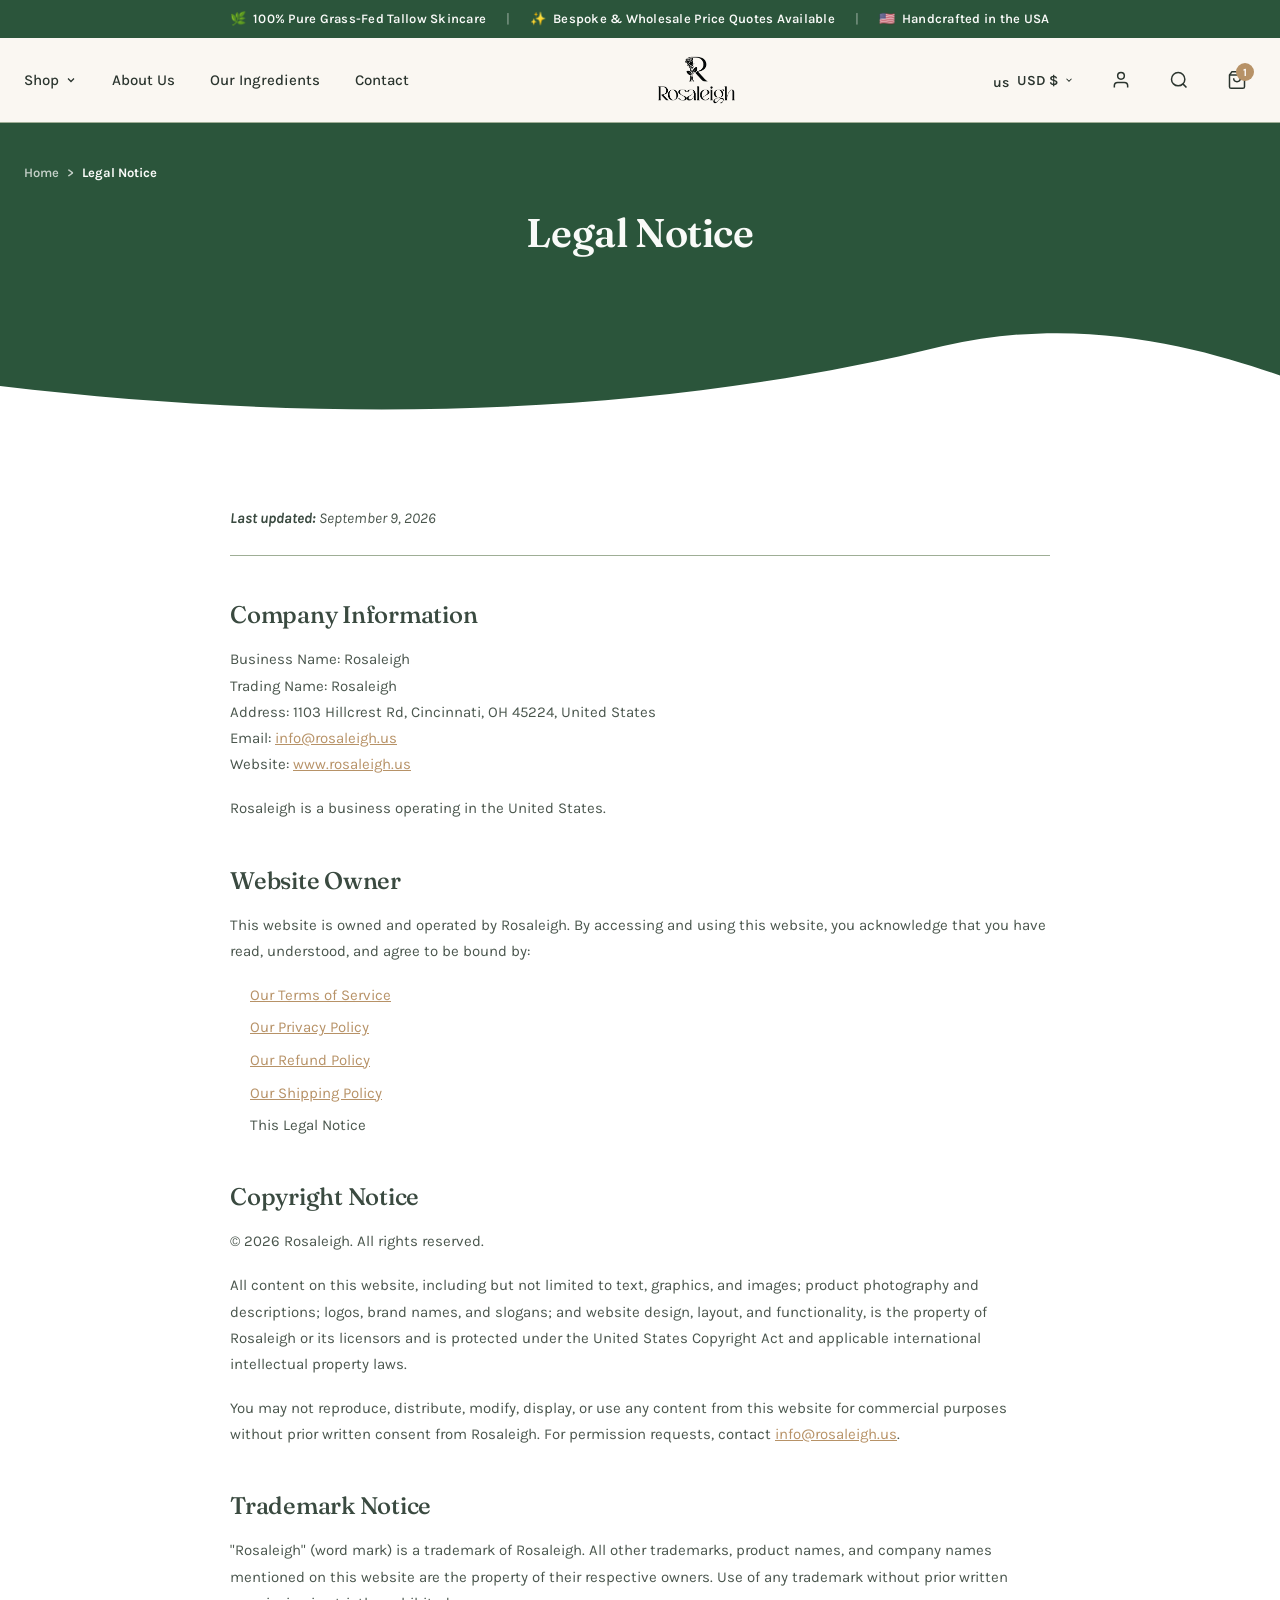
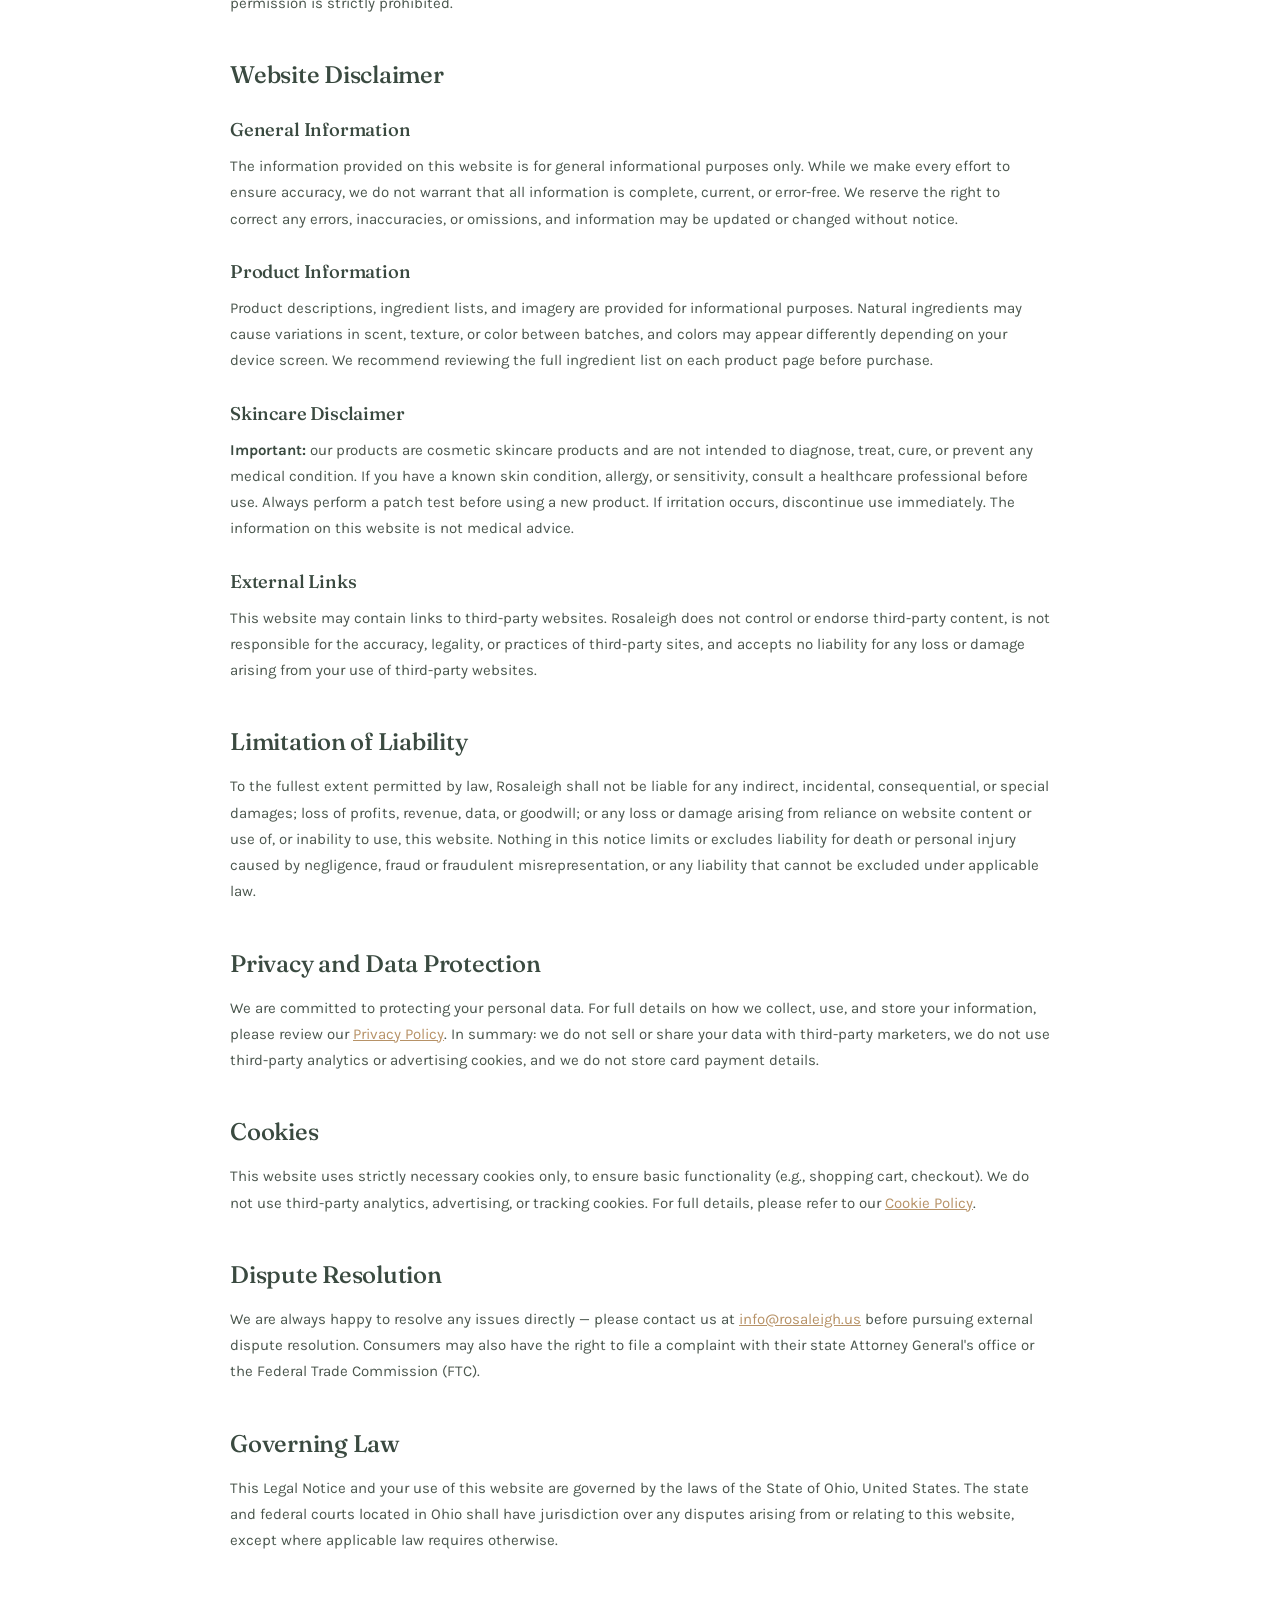
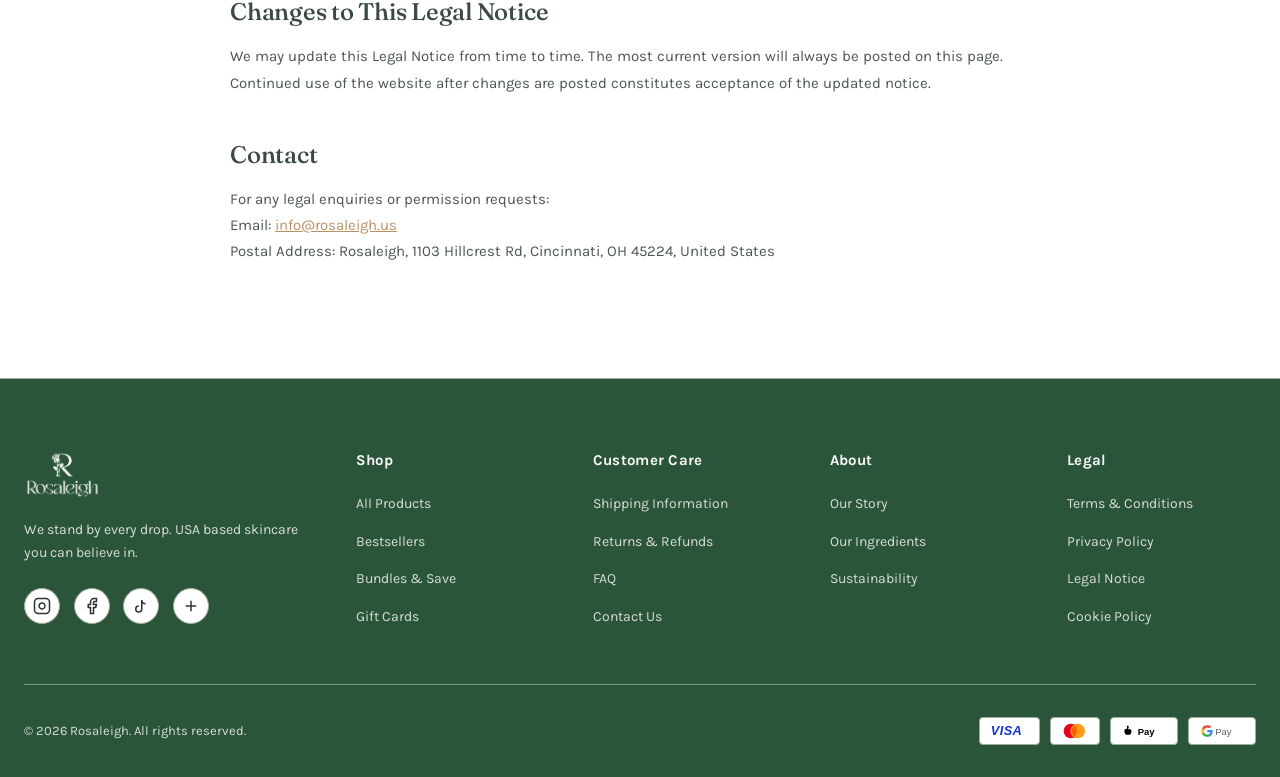
<file: legal-notice.html>
<!DOCTYPE html>
<html lang="en">
<head>
  <meta charset="UTF-8">
  <meta name="viewport" content="width=device-width, initial-scale=1.0">
  <title>Legal Notice | Rosaleigh</title>
  <meta name="description" content="Legal notice for Rosaleigh: company information, copyright and trademark notices, website disclaimer, and governing law.">
  <link rel="stylesheet" href="css/style.css">
  <link rel="stylesheet" href="css/responsive.css">
</head>
<body>

  <!-- Announcement Bar -->
  <div class="announcement-bar">
    <div class="container">
      <div class="inner">
        <div class="announcement-item"><span>🌿</span> 100% Pure Grass-Fed Tallow Skincare</div>
        <span class="announcement-divider">|</span>
        <div class="announcement-item"><span>✨</span> Bespoke &amp; Wholesale Price Quotes Available</div>
        <span class="announcement-divider">|</span>
        <div class="announcement-item"><span>🇺🇸</span> Handcrafted in the USA</div>
      </div>
    </div>
  </div>

  <header class="site-header">
    <div class="container header-container">
      
      <!-- Left Nav -->
      <nav class="nav-menu">
        <div class="has-dropdown">
          <a href="shop.html" class="nav-link">
            Shop
            <svg width="12" height="12" viewBox="0 0 24 24" fill="none" stroke="currentColor" stroke-width="2.5">
              <path d="M6 9l6 6 6-6"></path>
            </svg>
          </a>
          <div class="dropdown-menu">
            <a href="shop.html?category=all" class="dropdown-item">All Products</a>
            <a href="shop.html?category=balms" class="dropdown-item">Tallow Balms</a>
            <a href="shop.html?category=serums" class="dropdown-item">Face Serums</a>
            <a href="shop.html?category=moisturisers" class="dropdown-item">Moisturisers</a>
            <a href="shop.html?category=soaps" class="dropdown-item">Tallow Soaps</a>
            <a href="shop.html?category=bundles" class="dropdown-item">Bundles &amp; Sets</a>
          </div>
        </div>
        <a href="about.html" class="nav-link">About Us</a>
        <a href="ingredients.html" class="nav-link">Our Ingredients</a>
        <a href="contact.html" class="nav-link">Contact</a>
      </nav>

      <!-- Center Logo -->
      <a href="index.html" class="header-logo" aria-label="Rosaleigh Home">
        <img src="images/Logo.png" alt="Rosaleigh" class="logo-img">
      </a>

      <!-- Right Actions -->
      <div class="header-actions">
        <div class="currency-selector">
          <button type="button" class="currency-btn" id="currency-toggle-btn">
            <span class="flag-icon" id="current-currency-flag">us</span>
            <span id="current-currency-label">USD $</span>
            <svg width="10" height="10" viewBox="0 0 24 24" fill="none" stroke="currentColor" stroke-width="2.5">
              <path d="M6 9l6 6 6-6"></path>
            </svg>
          </button>
          <div class="currency-dropdown">
            <button type="button" class="currency-option" data-currency="USD"><span>🇺🇸</span> USD ($)</button>
            <button type="button" class="currency-option" data-currency="GBP"><span>🇬🇧</span> GBP (£)</button>
            <button type="button" class="currency-option" data-currency="EUR"><span>🇪🇺</span> EUR (€)</button>
          </div>
        </div>

        <a href="contact.html" class="action-btn" aria-label="Account">
          <svg viewBox="0 0 24 24" fill="none" stroke="currentColor" stroke-width="1.8">
            <path d="M20 21v-2a4 4 0 00-4-4H8a4 4 0 00-4 4v2"></path>
            <circle cx="12" cy="7" r="4"></circle>
          </svg>
        </a>

        <button type="button" class="action-btn trigger-search" aria-label="Search">
          <svg viewBox="0 0 24 24" fill="none" stroke="currentColor" stroke-width="1.8">
            <circle cx="11" cy="11" r="8"></circle>
            <line x1="21" y1="21" x2="16.65" y2="16.65"></line>
          </svg>
        </button>

        <button type="button" class="action-btn trigger-cart" aria-label="View Bag">
          <svg viewBox="0 0 24 24" fill="none" stroke="currentColor" stroke-width="1.8">
            <path d="M6 2L3 6v14a2 2 0 002 2h14a2 2 0 002-2V6l-3-4z"></path>
            <line x1="3" y1="6" x2="21" y2="6"></line>
            <path d="M16 10a4 4 0 01-8 0"></path>
          </svg>
          <span class="cart-badge">1</span>
        </button>

        <button type="button" class="mobile-toggle" id="mobile-menu-toggle" aria-label="Open Menu">
          <span></span><span></span><span></span>
        </button>
      </div>

    </div>
  </header>

  <!-- Page Hero -->
  <section class="page-hero" style="padding: 2.5rem 0 3rem 0;">
    <div class="container">
      <div class="breadcrumbs">
        <a href="index.html">Home</a> <span>&gt;</span> <span class="current">Legal Notice</span>
      </div>
      <div class="page-hero-grid" style="grid-template-columns: 1fr; text-align: center;">
        <div style="max-width: 640px; margin: 0 auto;">
          <h1 class="page-hero-title" style="font-size: 2.5rem;">Legal Notice</h1>
        </div>
      </div>
    </div>
  </section>

  <!-- Wave Curve Divider -->
  <div class="curve-divider curve-divider-bottom" style="background: var(--bg-footer);">
    <svg viewBox="0 0 1440 120" fill="none" preserveAspectRatio="none">
      <path d="M0,65 C380,105 740,95 1060,25 C1220,-8 1360,30 1440,55 L1440,120 L0,120 Z" fill="#FFFFFF"></path>
    </svg>
  </div>

  <!-- Legal Content -->
  <section class="legal-page-section">
    <div class="container">
      <div class="legal-page-wrap">
        <p class="legal-updated"><strong>Last updated:</strong> September 9, 2026</p>

        <h2>Company Information</h2>
        <p>Business Name: Rosaleigh<br>
        Trading Name: Rosaleigh<br>
        Address: 1103 Hillcrest Rd, Cincinnati, OH 45224, United States<br>
        Email: <a href="mailto:info@rosaleigh.us">info@rosaleigh.us</a><br>
        Website: <a href="index.html">www.rosaleigh.us</a></p>
        <p>Rosaleigh is a business operating in the United States.</p>

        <h2>Website Owner</h2>
        <p>This website is owned and operated by Rosaleigh. By accessing and using this website, you acknowledge that you have read, understood, and agree to be bound by:</p>
        <ul>
          <li><a href="terms-of-service.html">Our Terms of Service</a></li>
          <li><a href="privacy-policy.html">Our Privacy Policy</a></li>
          <li><a href="refund-policy.html">Our Refund Policy</a></li>
          <li><a href="shipping-policy.html">Our Shipping Policy</a></li>
          <li>This Legal Notice</li>
        </ul>

        <h2>Copyright Notice</h2>
        <p>© 2026 Rosaleigh. All rights reserved.</p>
        <p>All content on this website, including but not limited to text, graphics, and images; product photography and descriptions; logos, brand names, and slogans; and website design, layout, and functionality, is the property of Rosaleigh or its licensors and is protected under the United States Copyright Act and applicable international intellectual property laws.</p>
        <p>You may not reproduce, distribute, modify, display, or use any content from this website for commercial purposes without prior written consent from Rosaleigh. For permission requests, contact <a href="mailto:info@rosaleigh.us">info@rosaleigh.us</a>.</p>

        <h2>Trademark Notice</h2>
        <p>"Rosaleigh" (word mark) is a trademark of Rosaleigh. All other trademarks, product names, and company names mentioned on this website are the property of their respective owners. Use of any trademark without prior written permission is strictly prohibited.</p>

        <h2>Website Disclaimer</h2>
        <h3>General Information</h3>
        <p>The information provided on this website is for general informational purposes only. While we make every effort to ensure accuracy, we do not warrant that all information is complete, current, or error-free. We reserve the right to correct any errors, inaccuracies, or omissions, and information may be updated or changed without notice.</p>
        <h3>Product Information</h3>
        <p>Product descriptions, ingredient lists, and imagery are provided for informational purposes. Natural ingredients may cause variations in scent, texture, or color between batches, and colors may appear differently depending on your device screen. We recommend reviewing the full ingredient list on each product page before purchase.</p>
        <h3>Skincare Disclaimer</h3>
        <p><strong>Important:</strong> our products are cosmetic skincare products and are not intended to diagnose, treat, cure, or prevent any medical condition. If you have a known skin condition, allergy, or sensitivity, consult a healthcare professional before use. Always perform a patch test before using a new product. If irritation occurs, discontinue use immediately. The information on this website is not medical advice.</p>
        <h3>External Links</h3>
        <p>This website may contain links to third-party websites. Rosaleigh does not control or endorse third-party content, is not responsible for the accuracy, legality, or practices of third-party sites, and accepts no liability for any loss or damage arising from your use of third-party websites.</p>

        <h2>Limitation of Liability</h2>
        <p>To the fullest extent permitted by law, Rosaleigh shall not be liable for any indirect, incidental, consequential, or special damages; loss of profits, revenue, data, or goodwill; or any loss or damage arising from reliance on website content or use of, or inability to use, this website. Nothing in this notice limits or excludes liability for death or personal injury caused by negligence, fraud or fraudulent misrepresentation, or any liability that cannot be excluded under applicable law.</p>

        <h2>Privacy and Data Protection</h2>
        <p>We are committed to protecting your personal data. For full details on how we collect, use, and store your information, please review our <a href="privacy-policy.html">Privacy Policy</a>. In summary: we do not sell or share your data with third-party marketers, we do not use third-party analytics or advertising cookies, and we do not store card payment details.</p>

        <h2>Cookies</h2>
        <p>This website uses strictly necessary cookies only, to ensure basic functionality (e.g., shopping cart, checkout). We do not use third-party analytics, advertising, or tracking cookies. For full details, please refer to our <a href="cookie-policy.html">Cookie Policy</a>.</p>

        <h2>Dispute Resolution</h2>
        <p>We are always happy to resolve any issues directly — please contact us at <a href="mailto:info@rosaleigh.us">info@rosaleigh.us</a> before pursuing external dispute resolution. Consumers may also have the right to file a complaint with their state Attorney General's office or the Federal Trade Commission (FTC).</p>

        <h2>Governing Law</h2>
        <p>This Legal Notice and your use of this website are governed by the laws of the State of Ohio, United States. The state and federal courts located in Ohio shall have jurisdiction over any disputes arising from or relating to this website, except where applicable law requires otherwise.</p>

        <h2>Changes to This Legal Notice</h2>
        <p>We may update this Legal Notice from time to time. The most current version will always be posted on this page. Continued use of the website after changes are posted constitutes acceptance of the updated notice.</p>

        <h2>Contact</h2>
        <p>For any legal enquiries or permission requests:<br>
        Email: <a href="mailto:info@rosaleigh.us">info@rosaleigh.us</a><br>
        Postal Address: Rosaleigh, 1103 Hillcrest Rd, Cincinnati, OH 45224, United States</p>

      </div>
    </div>
  </section>

  <footer class="site-footer">
    <div class="container">
      
      <div class="footer-top-grid">
        
        <!-- Col 1: Brand & Bio -->
        <div class="footer-brand">
          <img src="images/Logo.png" alt="Rosaleigh" class="footer-logo-img">
          <p class="footer-bio">
              We stand by every drop. USA based skincare you can believe in.
          </p>
          <div class="social-links">
            <a href="https://instagram.com" class="social-link" aria-label="Instagram">
              <svg viewBox="0 0 24 24" fill="none" stroke="currentColor" stroke-width="2">
                <rect x="2" y="2" width="20" height="20" rx="5" ry="5"></rect>
                <path d="M16 11.37A4 4 0 1112.63 8 4 4 0 0116 11.37z"></path>
                <line x1="17.5" y1="6.5" x2="17.51" y2="6.5"></line>
              </svg>
            </a>
            <a href="https://facebook.com" class="social-link" aria-label="Facebook">
              <svg viewBox="0 0 24 24" fill="none" stroke="currentColor" stroke-width="2">
                <path d="M18 2h-3a5 5 0 00-5 5v3H7v4h3v8h4v-8h3l1-4h-4V7a1 1 0 011-1h3z"></path>
              </svg>
            </a>
            <a href="https://tiktok.com" class="social-link" aria-label="TikTok">
              <svg viewBox="0 0 24 24" fill="none" stroke="currentColor" stroke-width="2">
                <path d="M9 12a4 4 0 104 4V4a5 5 0 005 5"></path>
              </svg>
            </a>
            <a href="https://pinterest.com" class="social-link" aria-label="Pinterest">
              <svg viewBox="0 0 24 24" fill="none" stroke="currentColor" stroke-width="2">
                <line x1="12" y1="5" x2="12" y2="19"></line>
                <line x1="5" y1="12" x2="19" y2="12"></line>
              </svg>
            </a>
          </div>
        </div>

        <!-- Col 2: Shop -->
        <div class="footer-col">
          <h4>Shop</h4>
          <ul class="footer-nav">
            <li><a href="shop.html">All Products</a></li>
            <li><a href="shop.html">Bestsellers</a></li>
            <li><a href="shop.html">Bundles &amp; Save</a></li>
            <li><a href="shop.html">Gift Cards</a></li>
          </ul>
        </div>

        <!-- Col 3: Customer Care -->
        <div class="footer-col">
          <h4>Customer Care</h4>
          <ul class="footer-nav">
            <li><a href="shipping-policy.html">Shipping Information</a></li>
            <li><a href="refund-policy.html">Returns &amp; Refunds</a></li>
            <li><a href="contact.html#faq">FAQ</a></li>
            <li><a href="contact.html">Contact Us</a></li>
          </ul>
        </div>

        <!-- Col 4: About -->
        <div class="footer-col">
          <h4>About</h4>
          <ul class="footer-nav">
            <li><a href="about.html">Our Story</a></li>
            <li><a href="ingredients.html">Our Ingredients</a></li>
            <li><a href="about.html#values">Sustainability</a></li>
          </ul>
        </div>

        <!-- Col 5: Legal -->
        <div class="footer-col">
          <h4>Legal</h4>
          <ul class="footer-nav">
            <li><a href="terms-of-service.html">Terms &amp; Conditions</a></li>
            <li><a href="privacy-policy.html">Privacy Policy</a></li><li><a href="legal-notice.html">Legal Notice</a></li>
            <li><a href="cookie-policy.html">Cookie Policy</a></li>
          </ul>
        </div>

      </div>

      <!-- Footer Bottom -->
      <div class="footer-bottom">
        <div>© 2026 Rosaleigh. All rights reserved.</div>
        <div class="payment-methods">
          <span class="payment-badge"><svg viewBox="0 0 48 20" xmlns="http://www.w3.org/2000/svg"><text x="1" y="15" font-family="Arial, Helvetica, sans-serif" font-weight="800" font-style="italic" font-size="16" fill="#1434CB" letter-spacing="0.5">VISA</text></svg></span>
          <span class="payment-badge"><svg viewBox="0 0 40 24" xmlns="http://www.w3.org/2000/svg"><circle cx="15" cy="12" r="11" fill="#EB001B"/><circle cx="25" cy="12" r="11" fill="#F79E1B"/><path d="M20 3.4a11 11 0 000 17.2 11 11 0 000-17.2z" fill="#FF5F00"/></svg></span>
          <span class="payment-badge"><svg viewBox="0 0 62 22" xmlns="http://www.w3.org/2000/svg"><path transform="translate(1,2) scale(0.72)" d="M12,2C10.5,2.4 9.7,3.5 9.7,5c0,1 0.5,2 1.1,2.6c-0.1,0-0.9,0.4-1.8,0.4c-2,0-4,1.6-4,4.6c0,3.4,2.4,7.4,4.4,7.4c1,0,1.4-0.6,2.4-0.6c1,0,1.4,0.6,2.5,0.6c2,0,4.4-3.6,4.4-7c0-3-2-4.4-3.9-4.4c-1,0-1.7,0.5-2.6,0.5c0.1-1,0.5-2,1-2.6C13.6,3.5,12.9,2.3,12,2z" fill="#000000"/><text x="23" y="16" font-family="-apple-system, Arial, sans-serif" font-weight="600" font-size="13" fill="#000000">Pay</text></svg></span>
          <span class="payment-badge"><svg viewBox="0 0 62 22" xmlns="http://www.w3.org/2000/svg"><g transform="translate(2,3)"><path d="M15.5 8.2c0-.6-.05-1.1-.15-1.6H8v3h4.2c-.18 1-.75 1.8-1.6 2.4v2h2.6c1.5-1.4 2.3-3.5 2.3-5.8z" fill="#4285F4"/><path d="M8 16c2.16 0 3.97-.7 5.3-1.9l-2.6-2c-.72.5-1.65.8-2.7.8-2.08 0-3.84-1.4-4.47-3.3H.86v2.1C2.18 14.3 4.9 16 8 16z" fill="#34A853"/><path d="M3.53 9.6c-.16-.5-.25-1-.25-1.6s.09-1.1.25-1.6V4.3H.86A8 8 0 000 8c0 1.3.3 2.5.86 3.7l2.67-2.1z" fill="#FBBC05"/><path d="M8 3.1c1.18 0 2.23.4 3.06 1.2l2.3-2.3C11.96.7 10.16 0 8 0 4.9 0 2.18 1.7.86 4.3l2.67 2.1C4.16 4.5 5.92 3.1 8 3.1z" fill="#EA4335"/></g><text x="21" y="16" font-family="Arial, sans-serif" font-weight="500" font-size="13" fill="#5F6368">Pay</text></svg></span>
        </div>
      </div>

    </div>
  </footer>

  <!-- Scripts -->
  <script src="js/cart.js"></script>
  <script src="js/main.js"></script>
</body>
</html>
</file>
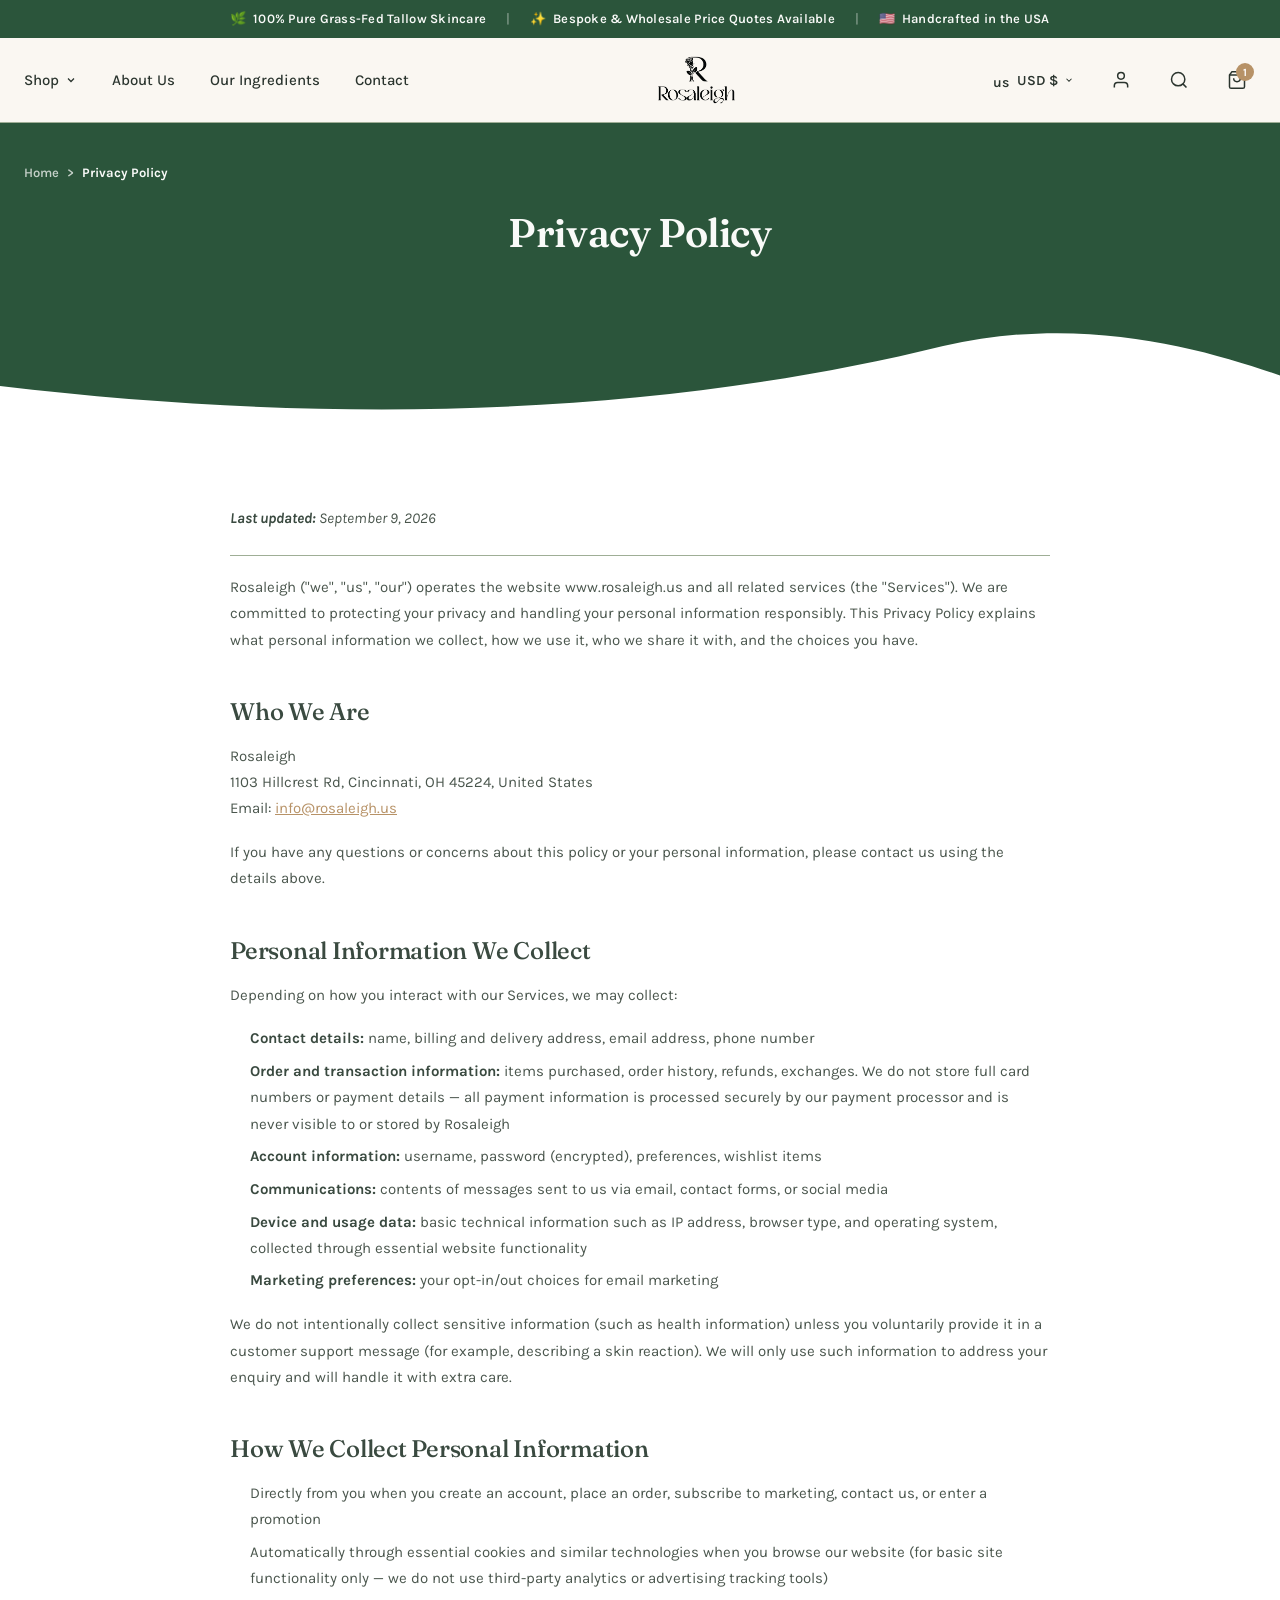
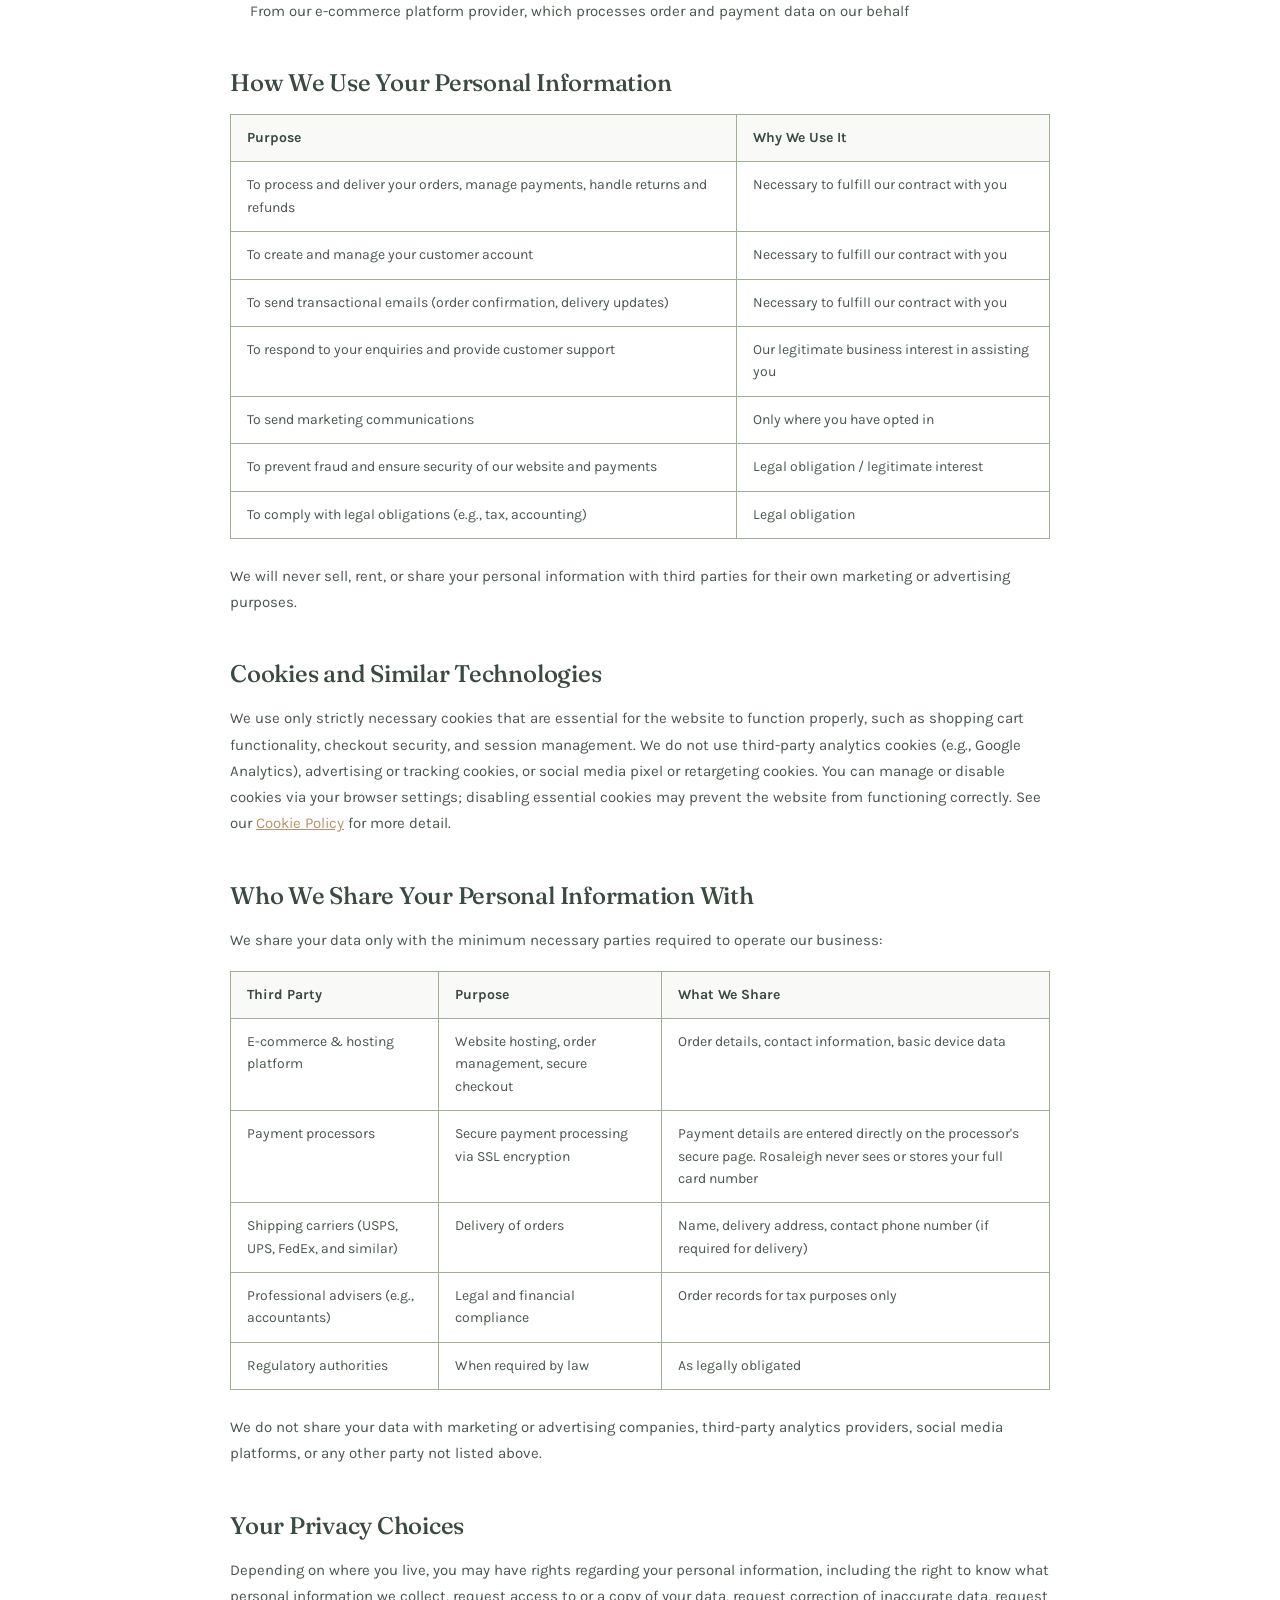
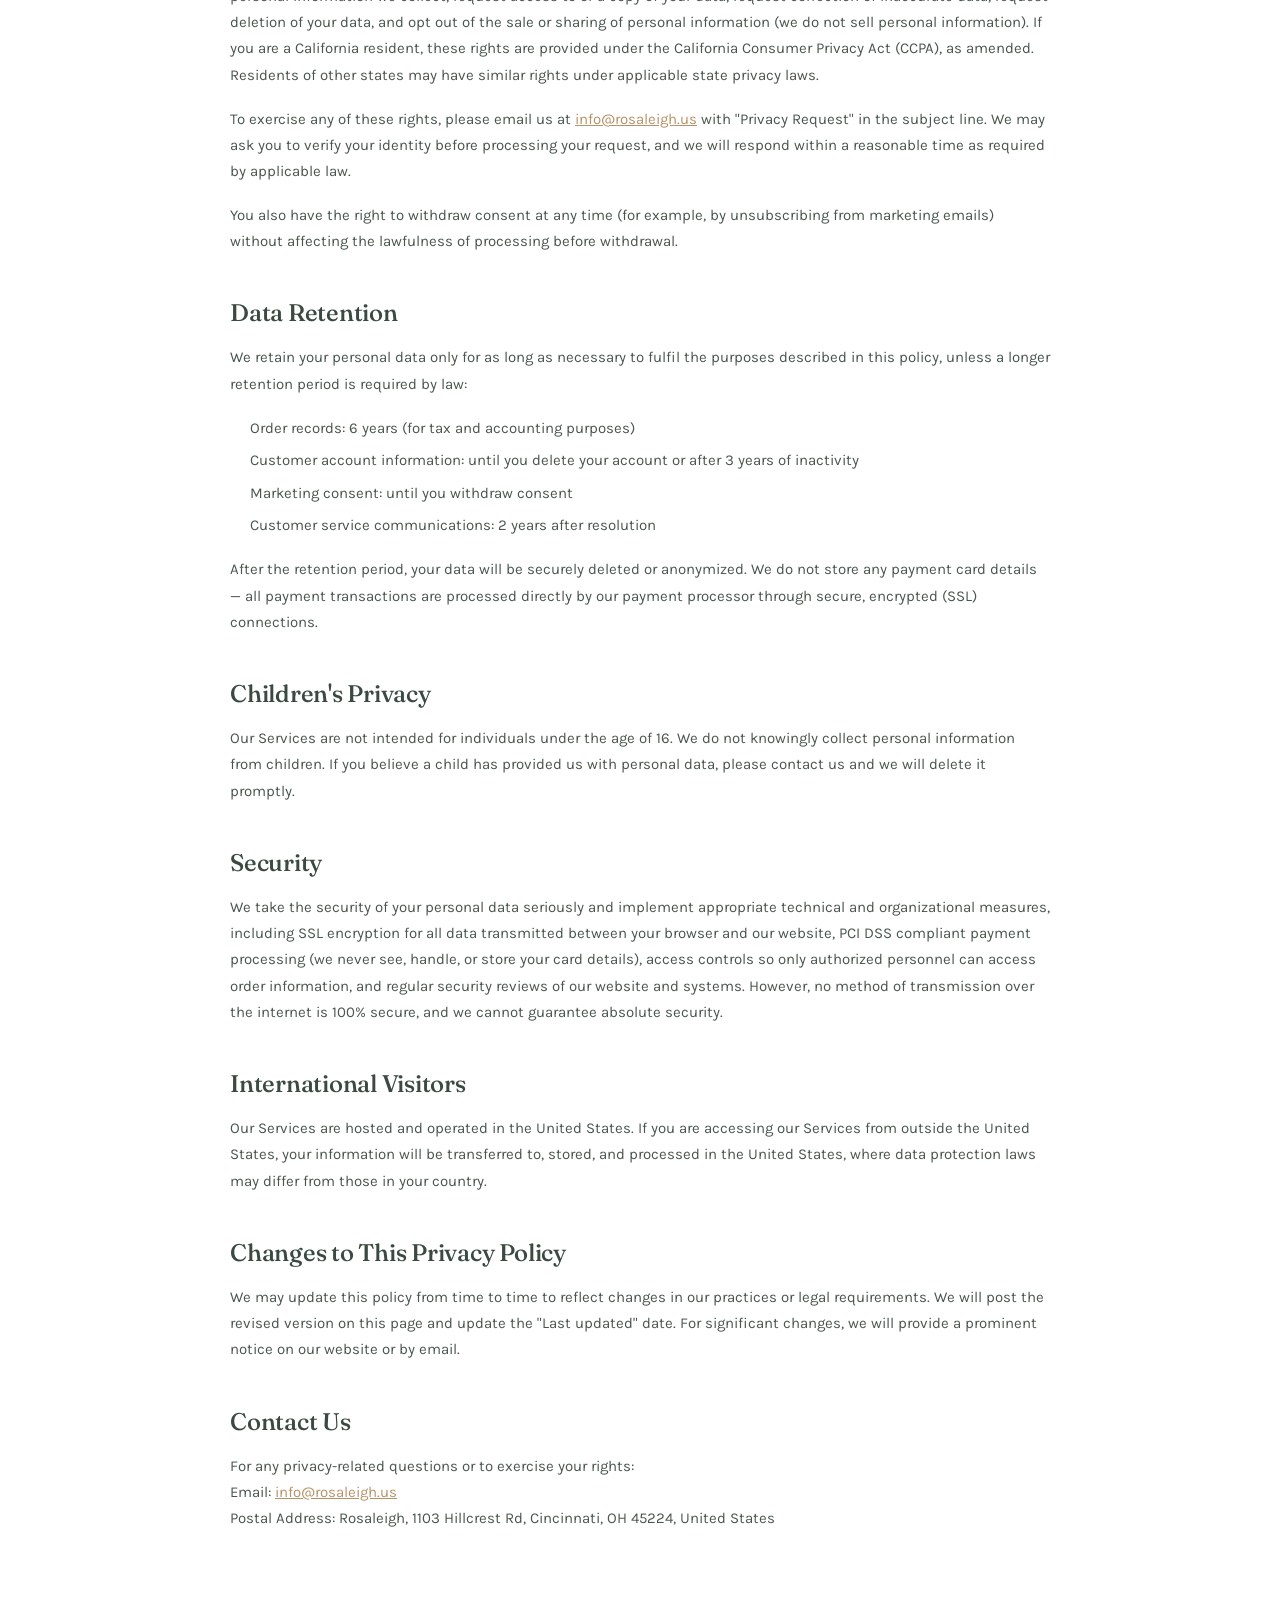
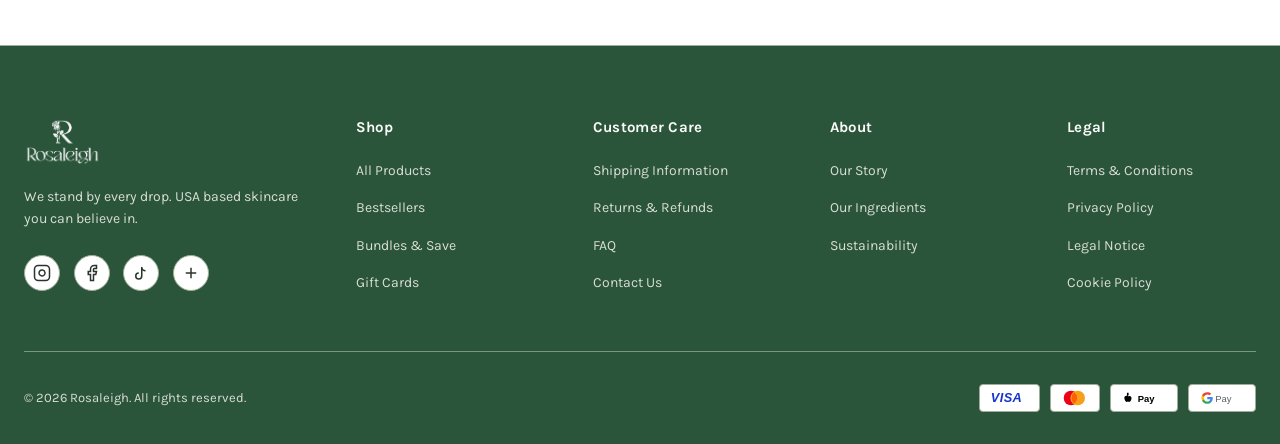
<file: privacy-policy.html>
<!DOCTYPE html>
<html lang="en">
<head>
  <meta charset="UTF-8">
  <meta name="viewport" content="width=device-width, initial-scale=1.0">
  <title>Privacy Policy | Rosaleigh</title>
  <meta name="description" content="Rosaleigh's privacy policy: what personal information we collect, how we use and share it, and your privacy choices as a US customer.">
  <link rel="stylesheet" href="css/style.css">
  <link rel="stylesheet" href="css/responsive.css">
</head>
<body>

  <!-- Announcement Bar -->
  <div class="announcement-bar">
    <div class="container">
      <div class="inner">
        <div class="announcement-item"><span>🌿</span> 100% Pure Grass-Fed Tallow Skincare</div>
        <span class="announcement-divider">|</span>
        <div class="announcement-item"><span>✨</span> Bespoke &amp; Wholesale Price Quotes Available</div>
        <span class="announcement-divider">|</span>
        <div class="announcement-item"><span>🇺🇸</span> Handcrafted in the USA</div>
      </div>
    </div>
  </div>

  <header class="site-header">
    <div class="container header-container">
      
      <!-- Left Nav -->
      <nav class="nav-menu">
        <div class="has-dropdown">
          <a href="shop.html" class="nav-link">
            Shop
            <svg width="12" height="12" viewBox="0 0 24 24" fill="none" stroke="currentColor" stroke-width="2.5">
              <path d="M6 9l6 6 6-6"></path>
            </svg>
          </a>
          <div class="dropdown-menu">
            <a href="shop.html?category=all" class="dropdown-item">All Products</a>
            <a href="shop.html?category=balms" class="dropdown-item">Tallow Balms</a>
            <a href="shop.html?category=serums" class="dropdown-item">Face Serums</a>
            <a href="shop.html?category=moisturisers" class="dropdown-item">Moisturisers</a>
            <a href="shop.html?category=soaps" class="dropdown-item">Tallow Soaps</a>
            <a href="shop.html?category=bundles" class="dropdown-item">Bundles &amp; Sets</a>
          </div>
        </div>
        <a href="about.html" class="nav-link">About Us</a>
        <a href="ingredients.html" class="nav-link">Our Ingredients</a>
        <a href="contact.html" class="nav-link">Contact</a>
      </nav>

      <!-- Center Logo -->
      <a href="index.html" class="header-logo" aria-label="Rosaleigh Home">
        <img src="images/Logo.png" alt="Rosaleigh" class="logo-img">
      </a>

      <!-- Right Actions -->
      <div class="header-actions">
        <div class="currency-selector">
          <button type="button" class="currency-btn" id="currency-toggle-btn">
            <span class="flag-icon" id="current-currency-flag">us</span>
            <span id="current-currency-label">USD $</span>
            <svg width="10" height="10" viewBox="0 0 24 24" fill="none" stroke="currentColor" stroke-width="2.5">
              <path d="M6 9l6 6 6-6"></path>
            </svg>
          </button>
          <div class="currency-dropdown">
            <button type="button" class="currency-option" data-currency="USD"><span>🇺🇸</span> USD ($)</button>
            <button type="button" class="currency-option" data-currency="GBP"><span>🇬🇧</span> GBP (£)</button>
            <button type="button" class="currency-option" data-currency="EUR"><span>🇪🇺</span> EUR (€)</button>
          </div>
        </div>

        <a href="contact.html" class="action-btn" aria-label="Account">
          <svg viewBox="0 0 24 24" fill="none" stroke="currentColor" stroke-width="1.8">
            <path d="M20 21v-2a4 4 0 00-4-4H8a4 4 0 00-4 4v2"></path>
            <circle cx="12" cy="7" r="4"></circle>
          </svg>
        </a>

        <button type="button" class="action-btn trigger-search" aria-label="Search">
          <svg viewBox="0 0 24 24" fill="none" stroke="currentColor" stroke-width="1.8">
            <circle cx="11" cy="11" r="8"></circle>
            <line x1="21" y1="21" x2="16.65" y2="16.65"></line>
          </svg>
        </button>

        <button type="button" class="action-btn trigger-cart" aria-label="View Bag">
          <svg viewBox="0 0 24 24" fill="none" stroke="currentColor" stroke-width="1.8">
            <path d="M6 2L3 6v14a2 2 0 002 2h14a2 2 0 002-2V6l-3-4z"></path>
            <line x1="3" y1="6" x2="21" y2="6"></line>
            <path d="M16 10a4 4 0 01-8 0"></path>
          </svg>
          <span class="cart-badge">1</span>
        </button>

        <button type="button" class="mobile-toggle" id="mobile-menu-toggle" aria-label="Open Menu">
          <span></span><span></span><span></span>
        </button>
      </div>

    </div>
  </header>

  <!-- Page Hero -->
  <section class="page-hero" style="padding: 2.5rem 0 3rem 0;">
    <div class="container">
      <div class="breadcrumbs">
        <a href="index.html">Home</a> <span>&gt;</span> <span class="current">Privacy Policy</span>
      </div>
      <div class="page-hero-grid" style="grid-template-columns: 1fr; text-align: center;">
        <div style="max-width: 640px; margin: 0 auto;">
          <h1 class="page-hero-title" style="font-size: 2.5rem;">Privacy Policy</h1>
        </div>
      </div>
    </div>
  </section>

  <!-- Wave Curve Divider -->
  <div class="curve-divider curve-divider-bottom" style="background: var(--bg-footer);">
    <svg viewBox="0 0 1440 120" fill="none" preserveAspectRatio="none">
      <path d="M0,65 C380,105 740,95 1060,25 C1220,-8 1360,30 1440,55 L1440,120 L0,120 Z" fill="#FFFFFF"></path>
    </svg>
  </div>

  <!-- Legal Content -->
  <section class="legal-page-section">
    <div class="container">
      <div class="legal-page-wrap">
        <p class="legal-updated"><strong>Last updated:</strong> September 9, 2026</p>

        <p>Rosaleigh ("we", "us", "our") operates the website www.rosaleigh.us and all related services (the "Services"). We are committed to protecting your privacy and handling your personal information responsibly. This Privacy Policy explains what personal information we collect, how we use it, who we share it with, and the choices you have.</p>

        <h2>Who We Are</h2>
        <p>Rosaleigh<br>
        1103 Hillcrest Rd, Cincinnati, OH 45224, United States<br>
        Email: <a href="mailto:info@rosaleigh.us">info@rosaleigh.us</a></p>
        <p>If you have any questions or concerns about this policy or your personal information, please contact us using the details above.</p>

        <h2>Personal Information We Collect</h2>
        <p>Depending on how you interact with our Services, we may collect:</p>
        <ul>
          <li><strong>Contact details:</strong> name, billing and delivery address, email address, phone number</li>
          <li><strong>Order and transaction information:</strong> items purchased, order history, refunds, exchanges. We do not store full card numbers or payment details — all payment information is processed securely by our payment processor and is never visible to or stored by Rosaleigh</li>
          <li><strong>Account information:</strong> username, password (encrypted), preferences, wishlist items</li>
          <li><strong>Communications:</strong> contents of messages sent to us via email, contact forms, or social media</li>
          <li><strong>Device and usage data:</strong> basic technical information such as IP address, browser type, and operating system, collected through essential website functionality</li>
          <li><strong>Marketing preferences:</strong> your opt-in/out choices for email marketing</li>
        </ul>
        <p>We do not intentionally collect sensitive information (such as health information) unless you voluntarily provide it in a customer support message (for example, describing a skin reaction). We will only use such information to address your enquiry and will handle it with extra care.</p>

        <h2>How We Collect Personal Information</h2>
        <ul>
          <li>Directly from you when you create an account, place an order, subscribe to marketing, contact us, or enter a promotion</li>
          <li>Automatically through essential cookies and similar technologies when you browse our website (for basic site functionality only — we do not use third-party analytics or advertising tracking tools)</li>
          <li>From our e-commerce platform provider, which processes order and payment data on our behalf</li>
        </ul>

        <h2>How We Use Your Personal Information</h2>
        <div class="legal-table-wrap">
        <table>
          <tr><th>Purpose</th><th>Why We Use It</th></tr>
          <tr><td>To process and deliver your orders, manage payments, handle returns and refunds</td><td>Necessary to fulfill our contract with you</td></tr>
          <tr><td>To create and manage your customer account</td><td>Necessary to fulfill our contract with you</td></tr>
          <tr><td>To send transactional emails (order confirmation, delivery updates)</td><td>Necessary to fulfill our contract with you</td></tr>
          <tr><td>To respond to your enquiries and provide customer support</td><td>Our legitimate business interest in assisting you</td></tr>
          <tr><td>To send marketing communications</td><td>Only where you have opted in</td></tr>
          <tr><td>To prevent fraud and ensure security of our website and payments</td><td>Legal obligation / legitimate interest</td></tr>
          <tr><td>To comply with legal obligations (e.g., tax, accounting)</td><td>Legal obligation</td></tr>
        </table>
        </div>
        <p>We will never sell, rent, or share your personal information with third parties for their own marketing or advertising purposes.</p>

        <h2>Cookies and Similar Technologies</h2>
        <p>We use only strictly necessary cookies that are essential for the website to function properly, such as shopping cart functionality, checkout security, and session management. We do not use third-party analytics cookies (e.g., Google Analytics), advertising or tracking cookies, or social media pixel or retargeting cookies. You can manage or disable cookies via your browser settings; disabling essential cookies may prevent the website from functioning correctly. See our <a href="cookie-policy.html">Cookie Policy</a> for more detail.</p>

        <h2>Who We Share Your Personal Information With</h2>
        <p>We share your data only with the minimum necessary parties required to operate our business:</p>
        <div class="legal-table-wrap">
        <table>
          <tr><th>Third Party</th><th>Purpose</th><th>What We Share</th></tr>
          <tr><td>E-commerce &amp; hosting platform</td><td>Website hosting, order management, secure checkout</td><td>Order details, contact information, basic device data</td></tr>
          <tr><td>Payment processors</td><td>Secure payment processing via SSL encryption</td><td>Payment details are entered directly on the processor's secure page. Rosaleigh never sees or stores your full card number</td></tr>
          <tr><td>Shipping carriers (USPS, UPS, FedEx, and similar)</td><td>Delivery of orders</td><td>Name, delivery address, contact phone number (if required for delivery)</td></tr>
          <tr><td>Professional advisers (e.g., accountants)</td><td>Legal and financial compliance</td><td>Order records for tax purposes only</td></tr>
          <tr><td>Regulatory authorities</td><td>When required by law</td><td>As legally obligated</td></tr>
        </table>
        </div>
        <p>We do not share your data with marketing or advertising companies, third-party analytics providers, social media platforms, or any other party not listed above.</p>

        <h2>Your Privacy Choices</h2>
        <p>Depending on where you live, you may have rights regarding your personal information, including the right to know what personal information we collect, request access to or a copy of your data, request correction of inaccurate data, request deletion of your data, and opt out of the sale or sharing of personal information (we do not sell personal information). If you are a California resident, these rights are provided under the California Consumer Privacy Act (CCPA), as amended. Residents of other states may have similar rights under applicable state privacy laws.</p>
        <p>To exercise any of these rights, please email us at <a href="mailto:info@rosaleigh.us">info@rosaleigh.us</a> with "Privacy Request" in the subject line. We may ask you to verify your identity before processing your request, and we will respond within a reasonable time as required by applicable law.</p>
        <p>You also have the right to withdraw consent at any time (for example, by unsubscribing from marketing emails) without affecting the lawfulness of processing before withdrawal.</p>

        <h2>Data Retention</h2>
        <p>We retain your personal data only for as long as necessary to fulfil the purposes described in this policy, unless a longer retention period is required by law:</p>
        <ul>
          <li>Order records: 6 years (for tax and accounting purposes)</li>
          <li>Customer account information: until you delete your account or after 3 years of inactivity</li>
          <li>Marketing consent: until you withdraw consent</li>
          <li>Customer service communications: 2 years after resolution</li>
        </ul>
        <p>After the retention period, your data will be securely deleted or anonymized. We do not store any payment card details — all payment transactions are processed directly by our payment processor through secure, encrypted (SSL) connections.</p>

        <h2>Children's Privacy</h2>
        <p>Our Services are not intended for individuals under the age of 16. We do not knowingly collect personal information from children. If you believe a child has provided us with personal data, please contact us and we will delete it promptly.</p>

        <h2>Security</h2>
        <p>We take the security of your personal data seriously and implement appropriate technical and organizational measures, including SSL encryption for all data transmitted between your browser and our website, PCI DSS compliant payment processing (we never see, handle, or store your card details), access controls so only authorized personnel can access order information, and regular security reviews of our website and systems. However, no method of transmission over the internet is 100% secure, and we cannot guarantee absolute security.</p>

        <h2>International Visitors</h2>
        <p>Our Services are hosted and operated in the United States. If you are accessing our Services from outside the United States, your information will be transferred to, stored, and processed in the United States, where data protection laws may differ from those in your country.</p>

        <h2>Changes to This Privacy Policy</h2>
        <p>We may update this policy from time to time to reflect changes in our practices or legal requirements. We will post the revised version on this page and update the "Last updated" date. For significant changes, we will provide a prominent notice on our website or by email.</p>

        <h2>Contact Us</h2>
        <p>For any privacy-related questions or to exercise your rights:<br>
        Email: <a href="mailto:info@rosaleigh.us">info@rosaleigh.us</a><br>
        Postal Address: Rosaleigh, 1103 Hillcrest Rd, Cincinnati, OH 45224, United States</p>

      </div>
    </div>
  </section>

  <footer class="site-footer">
    <div class="container">
      
      <div class="footer-top-grid">
        
        <!-- Col 1: Brand & Bio -->
        <div class="footer-brand">
          <img src="images/Logo.png" alt="Rosaleigh" class="footer-logo-img">
          <p class="footer-bio">
              We stand by every drop. USA based skincare you can believe in.
          </p>
          <div class="social-links">
            <a href="https://instagram.com" class="social-link" aria-label="Instagram">
              <svg viewBox="0 0 24 24" fill="none" stroke="currentColor" stroke-width="2">
                <rect x="2" y="2" width="20" height="20" rx="5" ry="5"></rect>
                <path d="M16 11.37A4 4 0 1112.63 8 4 4 0 0116 11.37z"></path>
                <line x1="17.5" y1="6.5" x2="17.51" y2="6.5"></line>
              </svg>
            </a>
            <a href="https://facebook.com" class="social-link" aria-label="Facebook">
              <svg viewBox="0 0 24 24" fill="none" stroke="currentColor" stroke-width="2">
                <path d="M18 2h-3a5 5 0 00-5 5v3H7v4h3v8h4v-8h3l1-4h-4V7a1 1 0 011-1h3z"></path>
              </svg>
            </a>
            <a href="https://tiktok.com" class="social-link" aria-label="TikTok">
              <svg viewBox="0 0 24 24" fill="none" stroke="currentColor" stroke-width="2">
                <path d="M9 12a4 4 0 104 4V4a5 5 0 005 5"></path>
              </svg>
            </a>
            <a href="https://pinterest.com" class="social-link" aria-label="Pinterest">
              <svg viewBox="0 0 24 24" fill="none" stroke="currentColor" stroke-width="2">
                <line x1="12" y1="5" x2="12" y2="19"></line>
                <line x1="5" y1="12" x2="19" y2="12"></line>
              </svg>
            </a>
          </div>
        </div>

        <!-- Col 2: Shop -->
        <div class="footer-col">
          <h4>Shop</h4>
          <ul class="footer-nav">
            <li><a href="shop.html">All Products</a></li>
            <li><a href="shop.html">Bestsellers</a></li>
            <li><a href="shop.html">Bundles &amp; Save</a></li>
            <li><a href="shop.html">Gift Cards</a></li>
          </ul>
        </div>

        <!-- Col 3: Customer Care -->
        <div class="footer-col">
          <h4>Customer Care</h4>
          <ul class="footer-nav">
            <li><a href="shipping-policy.html">Shipping Information</a></li>
            <li><a href="refund-policy.html">Returns &amp; Refunds</a></li>
            <li><a href="contact.html#faq">FAQ</a></li>
            <li><a href="contact.html">Contact Us</a></li>
          </ul>
        </div>

        <!-- Col 4: About -->
        <div class="footer-col">
          <h4>About</h4>
          <ul class="footer-nav">
            <li><a href="about.html">Our Story</a></li>
            <li><a href="ingredients.html">Our Ingredients</a></li>
            <li><a href="about.html#values">Sustainability</a></li>
          </ul>
        </div>

        <!-- Col 5: Legal -->
        <div class="footer-col">
          <h4>Legal</h4>
          <ul class="footer-nav">
            <li><a href="terms-of-service.html">Terms &amp; Conditions</a></li>
            <li><a href="privacy-policy.html">Privacy Policy</a></li><li><a href="legal-notice.html">Legal Notice</a></li>
            <li><a href="cookie-policy.html">Cookie Policy</a></li>
          </ul>
        </div>

      </div>

      <!-- Footer Bottom -->
      <div class="footer-bottom">
        <div>© 2026 Rosaleigh. All rights reserved.</div>
        <div class="payment-methods">
          <span class="payment-badge"><svg viewBox="0 0 48 20" xmlns="http://www.w3.org/2000/svg"><text x="1" y="15" font-family="Arial, Helvetica, sans-serif" font-weight="800" font-style="italic" font-size="16" fill="#1434CB" letter-spacing="0.5">VISA</text></svg></span>
          <span class="payment-badge"><svg viewBox="0 0 40 24" xmlns="http://www.w3.org/2000/svg"><circle cx="15" cy="12" r="11" fill="#EB001B"/><circle cx="25" cy="12" r="11" fill="#F79E1B"/><path d="M20 3.4a11 11 0 000 17.2 11 11 0 000-17.2z" fill="#FF5F00"/></svg></span>
          <span class="payment-badge"><svg viewBox="0 0 62 22" xmlns="http://www.w3.org/2000/svg"><path transform="translate(1,2) scale(0.72)" d="M12,2C10.5,2.4 9.7,3.5 9.7,5c0,1 0.5,2 1.1,2.6c-0.1,0-0.9,0.4-1.8,0.4c-2,0-4,1.6-4,4.6c0,3.4,2.4,7.4,4.4,7.4c1,0,1.4-0.6,2.4-0.6c1,0,1.4,0.6,2.5,0.6c2,0,4.4-3.6,4.4-7c0-3-2-4.4-3.9-4.4c-1,0-1.7,0.5-2.6,0.5c0.1-1,0.5-2,1-2.6C13.6,3.5,12.9,2.3,12,2z" fill="#000000"/><text x="23" y="16" font-family="-apple-system, Arial, sans-serif" font-weight="600" font-size="13" fill="#000000">Pay</text></svg></span>
          <span class="payment-badge"><svg viewBox="0 0 62 22" xmlns="http://www.w3.org/2000/svg"><g transform="translate(2,3)"><path d="M15.5 8.2c0-.6-.05-1.1-.15-1.6H8v3h4.2c-.18 1-.75 1.8-1.6 2.4v2h2.6c1.5-1.4 2.3-3.5 2.3-5.8z" fill="#4285F4"/><path d="M8 16c2.16 0 3.97-.7 5.3-1.9l-2.6-2c-.72.5-1.65.8-2.7.8-2.08 0-3.84-1.4-4.47-3.3H.86v2.1C2.18 14.3 4.9 16 8 16z" fill="#34A853"/><path d="M3.53 9.6c-.16-.5-.25-1-.25-1.6s.09-1.1.25-1.6V4.3H.86A8 8 0 000 8c0 1.3.3 2.5.86 3.7l2.67-2.1z" fill="#FBBC05"/><path d="M8 3.1c1.18 0 2.23.4 3.06 1.2l2.3-2.3C11.96.7 10.16 0 8 0 4.9 0 2.18 1.7.86 4.3l2.67 2.1C4.16 4.5 5.92 3.1 8 3.1z" fill="#EA4335"/></g><text x="21" y="16" font-family="Arial, sans-serif" font-weight="500" font-size="13" fill="#5F6368">Pay</text></svg></span>
        </div>
      </div>

    </div>
  </footer>

  <!-- Scripts -->
  <script src="js/cart.js"></script>
  <script src="js/main.js"></script>
</body>
</html>
</file>
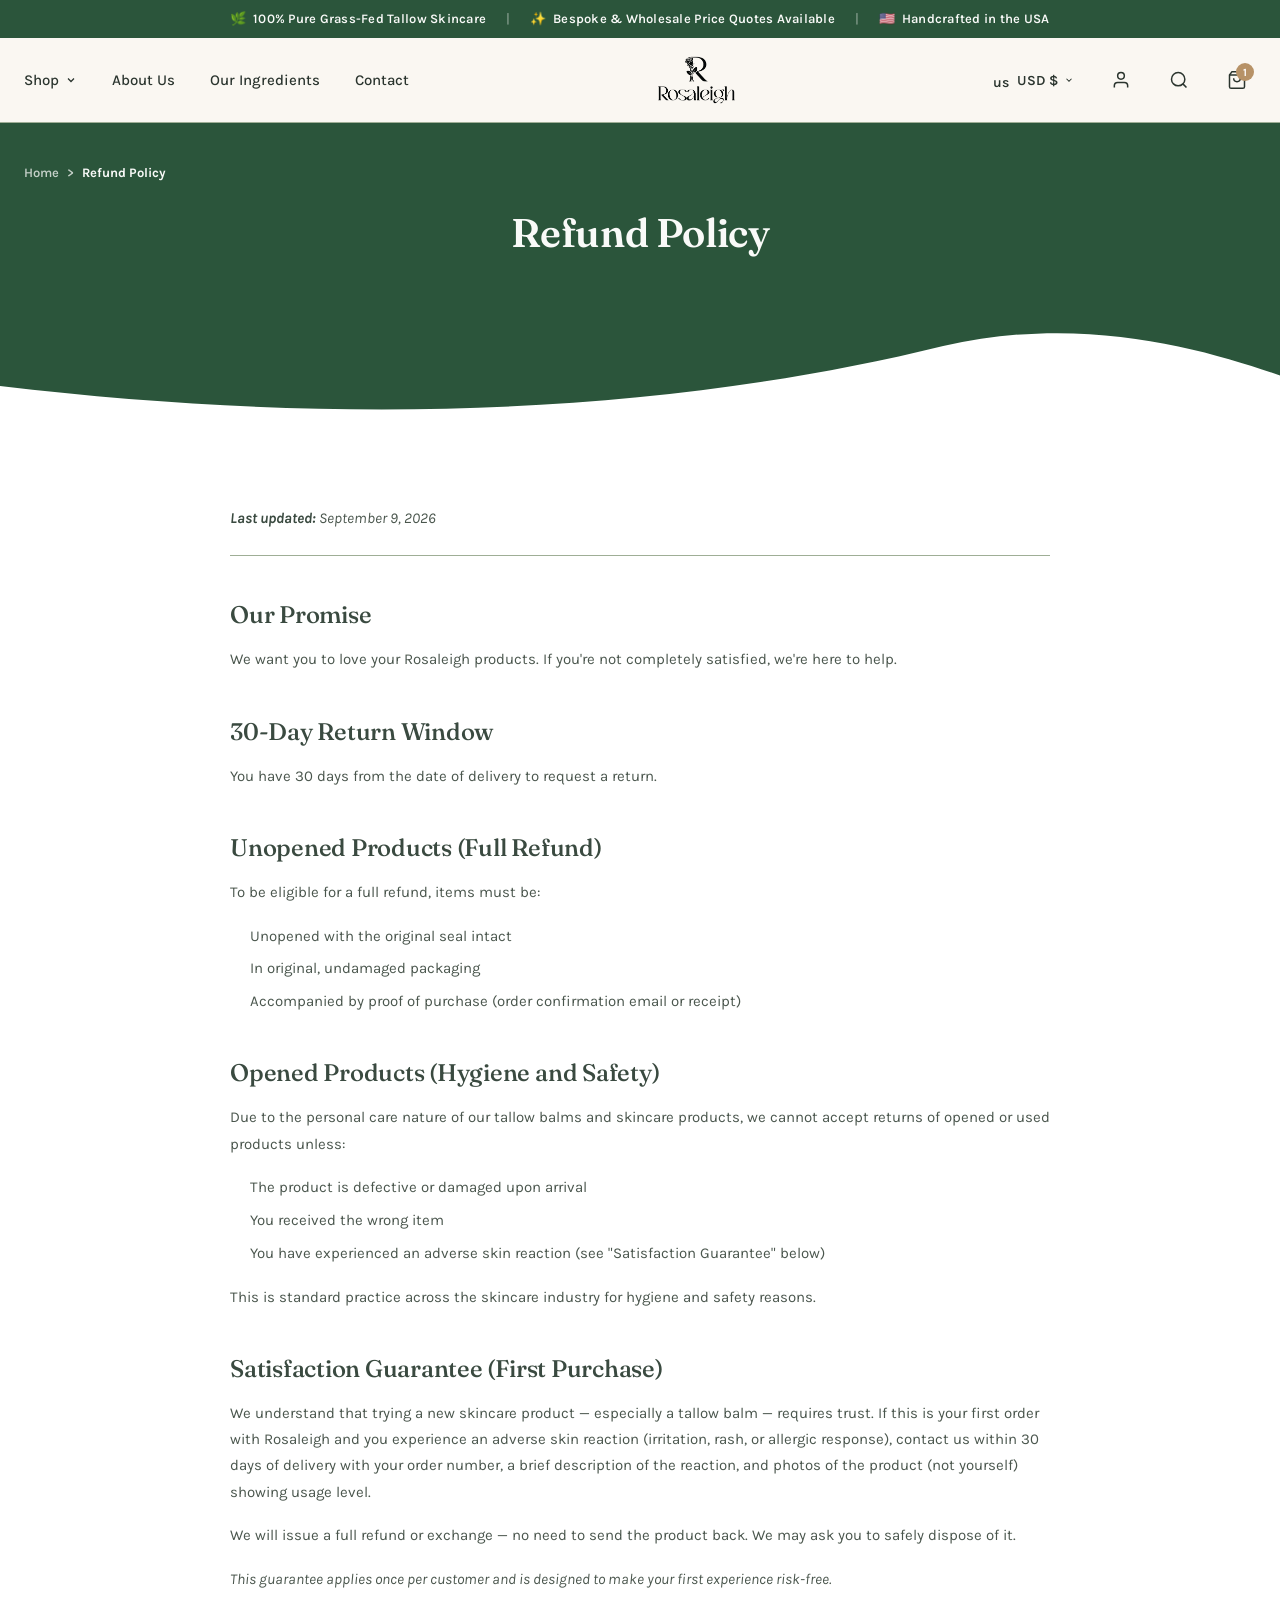
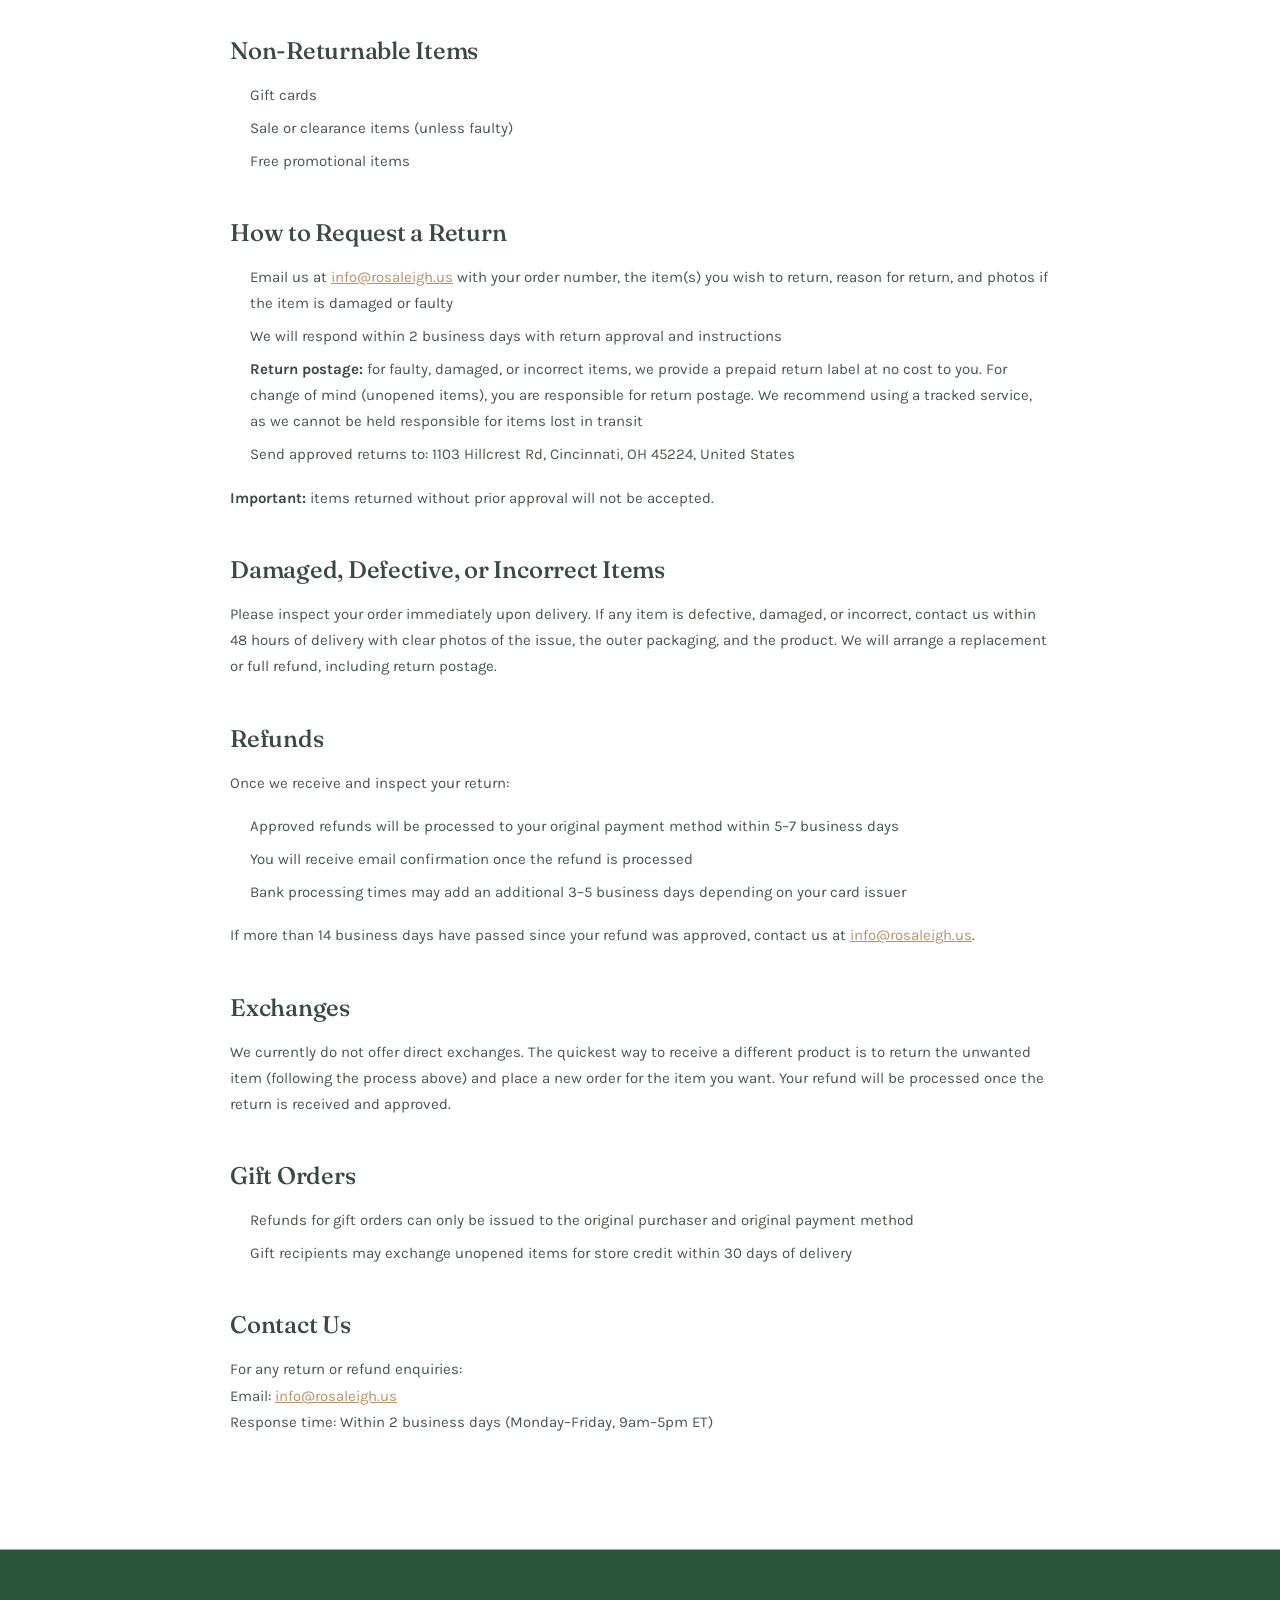
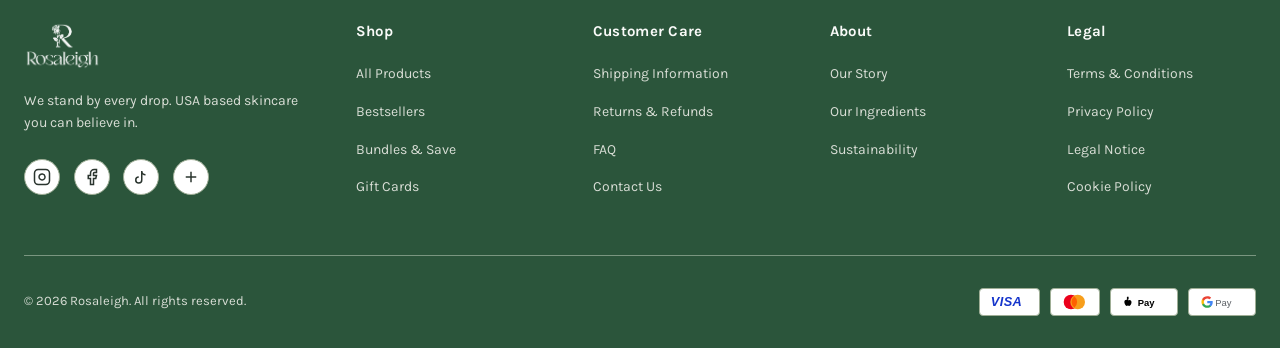
<file: refund-policy.html>
<!DOCTYPE html>
<html lang="en">
<head>
  <meta charset="UTF-8">
  <meta name="viewport" content="width=device-width, initial-scale=1.0">
  <title>Refund Policy | Rosaleigh</title>
  <meta name="description" content="Rosaleigh's refund and returns policy: 30-day return window, satisfaction guarantee, how to request a return, and refund processing times.">
  <link rel="stylesheet" href="css/style.css">
  <link rel="stylesheet" href="css/responsive.css">
</head>
<body>

  <!-- Announcement Bar -->
  <div class="announcement-bar">
    <div class="container">
      <div class="inner">
        <div class="announcement-item"><span>🌿</span> 100% Pure Grass-Fed Tallow Skincare</div>
        <span class="announcement-divider">|</span>
        <div class="announcement-item"><span>✨</span> Bespoke &amp; Wholesale Price Quotes Available</div>
        <span class="announcement-divider">|</span>
        <div class="announcement-item"><span>🇺🇸</span> Handcrafted in the USA</div>
      </div>
    </div>
  </div>

  <header class="site-header">
    <div class="container header-container">
      
      <!-- Left Nav -->
      <nav class="nav-menu">
        <div class="has-dropdown">
          <a href="shop.html" class="nav-link">
            Shop
            <svg width="12" height="12" viewBox="0 0 24 24" fill="none" stroke="currentColor" stroke-width="2.5">
              <path d="M6 9l6 6 6-6"></path>
            </svg>
          </a>
          <div class="dropdown-menu">
            <a href="shop.html?category=all" class="dropdown-item">All Products</a>
            <a href="shop.html?category=balms" class="dropdown-item">Tallow Balms</a>
            <a href="shop.html?category=serums" class="dropdown-item">Face Serums</a>
            <a href="shop.html?category=moisturisers" class="dropdown-item">Moisturisers</a>
            <a href="shop.html?category=soaps" class="dropdown-item">Tallow Soaps</a>
            <a href="shop.html?category=bundles" class="dropdown-item">Bundles &amp; Sets</a>
          </div>
        </div>
        <a href="about.html" class="nav-link">About Us</a>
        <a href="ingredients.html" class="nav-link">Our Ingredients</a>
        <a href="contact.html" class="nav-link">Contact</a>
      </nav>

      <!-- Center Logo -->
      <a href="index.html" class="header-logo" aria-label="Rosaleigh Home">
        <img src="images/Logo.png" alt="Rosaleigh" class="logo-img">
      </a>

      <!-- Right Actions -->
      <div class="header-actions">
        <div class="currency-selector">
          <button type="button" class="currency-btn" id="currency-toggle-btn">
            <span class="flag-icon" id="current-currency-flag">us</span>
            <span id="current-currency-label">USD $</span>
            <svg width="10" height="10" viewBox="0 0 24 24" fill="none" stroke="currentColor" stroke-width="2.5">
              <path d="M6 9l6 6 6-6"></path>
            </svg>
          </button>
          <div class="currency-dropdown">
            <button type="button" class="currency-option" data-currency="USD"><span>🇺🇸</span> USD ($)</button>
            <button type="button" class="currency-option" data-currency="GBP"><span>🇬🇧</span> GBP (£)</button>
            <button type="button" class="currency-option" data-currency="EUR"><span>🇪🇺</span> EUR (€)</button>
          </div>
        </div>

        <a href="contact.html" class="action-btn" aria-label="Account">
          <svg viewBox="0 0 24 24" fill="none" stroke="currentColor" stroke-width="1.8">
            <path d="M20 21v-2a4 4 0 00-4-4H8a4 4 0 00-4 4v2"></path>
            <circle cx="12" cy="7" r="4"></circle>
          </svg>
        </a>

        <button type="button" class="action-btn trigger-search" aria-label="Search">
          <svg viewBox="0 0 24 24" fill="none" stroke="currentColor" stroke-width="1.8">
            <circle cx="11" cy="11" r="8"></circle>
            <line x1="21" y1="21" x2="16.65" y2="16.65"></line>
          </svg>
        </button>

        <button type="button" class="action-btn trigger-cart" aria-label="View Bag">
          <svg viewBox="0 0 24 24" fill="none" stroke="currentColor" stroke-width="1.8">
            <path d="M6 2L3 6v14a2 2 0 002 2h14a2 2 0 002-2V6l-3-4z"></path>
            <line x1="3" y1="6" x2="21" y2="6"></line>
            <path d="M16 10a4 4 0 01-8 0"></path>
          </svg>
          <span class="cart-badge">1</span>
        </button>

        <button type="button" class="mobile-toggle" id="mobile-menu-toggle" aria-label="Open Menu">
          <span></span><span></span><span></span>
        </button>
      </div>

    </div>
  </header>

  <!-- Page Hero -->
  <section class="page-hero" style="padding: 2.5rem 0 3rem 0;">
    <div class="container">
      <div class="breadcrumbs">
        <a href="index.html">Home</a> <span>&gt;</span> <span class="current">Refund Policy</span>
      </div>
      <div class="page-hero-grid" style="grid-template-columns: 1fr; text-align: center;">
        <div style="max-width: 640px; margin: 0 auto;">
          <h1 class="page-hero-title" style="font-size: 2.5rem;">Refund Policy</h1>
        </div>
      </div>
    </div>
  </section>

  <!-- Wave Curve Divider -->
  <div class="curve-divider curve-divider-bottom" style="background: var(--bg-footer);">
    <svg viewBox="0 0 1440 120" fill="none" preserveAspectRatio="none">
      <path d="M0,65 C380,105 740,95 1060,25 C1220,-8 1360,30 1440,55 L1440,120 L0,120 Z" fill="#FFFFFF"></path>
    </svg>
  </div>

  <!-- Legal Content -->
  <section class="legal-page-section">
    <div class="container">
      <div class="legal-page-wrap">
        <p class="legal-updated"><strong>Last updated:</strong> September 9, 2026</p>

        <h2>Our Promise</h2>
        <p>We want you to love your Rosaleigh products. If you're not completely satisfied, we're here to help.</p>

        <h2>30-Day Return Window</h2>
        <p>You have 30 days from the date of delivery to request a return.</p>

        <h2>Unopened Products (Full Refund)</h2>
        <p>To be eligible for a full refund, items must be:</p>
        <ul>
          <li>Unopened with the original seal intact</li>
          <li>In original, undamaged packaging</li>
          <li>Accompanied by proof of purchase (order confirmation email or receipt)</li>
        </ul>

        <h2>Opened Products (Hygiene and Safety)</h2>
        <p>Due to the personal care nature of our tallow balms and skincare products, we cannot accept returns of opened or used products unless:</p>
        <ul>
          <li>The product is defective or damaged upon arrival</li>
          <li>You received the wrong item</li>
          <li>You have experienced an adverse skin reaction (see "Satisfaction Guarantee" below)</li>
        </ul>
        <p>This is standard practice across the skincare industry for hygiene and safety reasons.</p>

        <h2>Satisfaction Guarantee (First Purchase)</h2>
        <p>We understand that trying a new skincare product — especially a tallow balm — requires trust. If this is your first order with Rosaleigh and you experience an adverse skin reaction (irritation, rash, or allergic response), contact us within 30 days of delivery with your order number, a brief description of the reaction, and photos of the product (not yourself) showing usage level.</p>
        <p>We will issue a full refund or exchange — no need to send the product back. We may ask you to safely dispose of it.</p>
        <p><em>This guarantee applies once per customer and is designed to make your first experience risk-free.</em></p>

        <h2>Non-Returnable Items</h2>
        <ul>
          <li>Gift cards</li>
          <li>Sale or clearance items (unless faulty)</li>
          <li>Free promotional items</li>
        </ul>

        <h2>How to Request a Return</h2>
        <ul>
          <li>Email us at <a href="mailto:info@rosaleigh.us">info@rosaleigh.us</a> with your order number, the item(s) you wish to return, reason for return, and photos if the item is damaged or faulty</li>
          <li>We will respond within 2 business days with return approval and instructions</li>
          <li><strong>Return postage:</strong> for faulty, damaged, or incorrect items, we provide a prepaid return label at no cost to you. For change of mind (unopened items), you are responsible for return postage. We recommend using a tracked service, as we cannot be held responsible for items lost in transit</li>
          <li>Send approved returns to: 1103 Hillcrest Rd, Cincinnati, OH 45224, United States</li>
        </ul>
        <p><strong>Important:</strong> items returned without prior approval will not be accepted.</p>

        <h2>Damaged, Defective, or Incorrect Items</h2>
        <p>Please inspect your order immediately upon delivery. If any item is defective, damaged, or incorrect, contact us within 48 hours of delivery with clear photos of the issue, the outer packaging, and the product. We will arrange a replacement or full refund, including return postage.</p>

        <h2>Refunds</h2>
        <p>Once we receive and inspect your return:</p>
        <ul>
          <li>Approved refunds will be processed to your original payment method within 5–7 business days</li>
          <li>You will receive email confirmation once the refund is processed</li>
          <li>Bank processing times may add an additional 3–5 business days depending on your card issuer</li>
        </ul>
        <p>If more than 14 business days have passed since your refund was approved, contact us at <a href="mailto:info@rosaleigh.us">info@rosaleigh.us</a>.</p>

        <h2>Exchanges</h2>
        <p>We currently do not offer direct exchanges. The quickest way to receive a different product is to return the unwanted item (following the process above) and place a new order for the item you want. Your refund will be processed once the return is received and approved.</p>

        <h2>Gift Orders</h2>
        <ul>
          <li>Refunds for gift orders can only be issued to the original purchaser and original payment method</li>
          <li>Gift recipients may exchange unopened items for store credit within 30 days of delivery</li>
        </ul>

        <h2>Contact Us</h2>
        <p>For any return or refund enquiries:<br>
        Email: <a href="mailto:info@rosaleigh.us">info@rosaleigh.us</a><br>
        Response time: Within 2 business days (Monday–Friday, 9am–5pm ET)</p>

      </div>
    </div>
  </section>

  <footer class="site-footer">
    <div class="container">
      
      <div class="footer-top-grid">
        
        <!-- Col 1: Brand & Bio -->
        <div class="footer-brand">
          <img src="images/Logo.png" alt="Rosaleigh" class="footer-logo-img">
          <p class="footer-bio">
               We stand by every drop. USA based skincare you can believe in.
          </p>
          <div class="social-links">
            <a href="https://instagram.com" class="social-link" aria-label="Instagram">
              <svg viewBox="0 0 24 24" fill="none" stroke="currentColor" stroke-width="2">
                <rect x="2" y="2" width="20" height="20" rx="5" ry="5"></rect>
                <path d="M16 11.37A4 4 0 1112.63 8 4 4 0 0116 11.37z"></path>
                <line x1="17.5" y1="6.5" x2="17.51" y2="6.5"></line>
              </svg>
            </a>
            <a href="https://facebook.com" class="social-link" aria-label="Facebook">
              <svg viewBox="0 0 24 24" fill="none" stroke="currentColor" stroke-width="2">
                <path d="M18 2h-3a5 5 0 00-5 5v3H7v4h3v8h4v-8h3l1-4h-4V7a1 1 0 011-1h3z"></path>
              </svg>
            </a>
            <a href="https://tiktok.com" class="social-link" aria-label="TikTok">
              <svg viewBox="0 0 24 24" fill="none" stroke="currentColor" stroke-width="2">
                <path d="M9 12a4 4 0 104 4V4a5 5 0 005 5"></path>
              </svg>
            </a>
            <a href="https://pinterest.com" class="social-link" aria-label="Pinterest">
              <svg viewBox="0 0 24 24" fill="none" stroke="currentColor" stroke-width="2">
                <line x1="12" y1="5" x2="12" y2="19"></line>
                <line x1="5" y1="12" x2="19" y2="12"></line>
              </svg>
            </a>
          </div>
        </div>

        <!-- Col 2: Shop -->
        <div class="footer-col">
          <h4>Shop</h4>
          <ul class="footer-nav">
            <li><a href="shop.html">All Products</a></li>
            <li><a href="shop.html">Bestsellers</a></li>
            <li><a href="shop.html">Bundles &amp; Save</a></li>
            <li><a href="shop.html">Gift Cards</a></li>
          </ul>
        </div>

        <!-- Col 3: Customer Care -->
        <div class="footer-col">
          <h4>Customer Care</h4>
          <ul class="footer-nav">
            <li><a href="shipping-policy.html">Shipping Information</a></li>
            <li><a href="refund-policy.html">Returns &amp; Refunds</a></li>
            <li><a href="contact.html#faq">FAQ</a></li>
            <li><a href="contact.html">Contact Us</a></li>
          </ul>
        </div>

        <!-- Col 4: About -->
        <div class="footer-col">
          <h4>About</h4>
          <ul class="footer-nav">
            <li><a href="about.html">Our Story</a></li>
            <li><a href="ingredients.html">Our Ingredients</a></li>
            <li><a href="about.html#values">Sustainability</a></li>
          </ul>
        </div>

        <!-- Col 5: Legal -->
        <div class="footer-col">
          <h4>Legal</h4>
          <ul class="footer-nav">
            <li><a href="terms-of-service.html">Terms &amp; Conditions</a></li>
            <li><a href="privacy-policy.html">Privacy Policy</a></li><li><a href="legal-notice.html">Legal Notice</a></li>
            <li><a href="cookie-policy.html">Cookie Policy</a></li>
          </ul>
        </div>

      </div>

      <!-- Footer Bottom -->
      <div class="footer-bottom">
        <div>© 2026 Rosaleigh. All rights reserved.</div>
        <div class="payment-methods">
          <span class="payment-badge"><svg viewBox="0 0 48 20" xmlns="http://www.w3.org/2000/svg"><text x="1" y="15" font-family="Arial, Helvetica, sans-serif" font-weight="800" font-style="italic" font-size="16" fill="#1434CB" letter-spacing="0.5">VISA</text></svg></span>
          <span class="payment-badge"><svg viewBox="0 0 40 24" xmlns="http://www.w3.org/2000/svg"><circle cx="15" cy="12" r="11" fill="#EB001B"/><circle cx="25" cy="12" r="11" fill="#F79E1B"/><path d="M20 3.4a11 11 0 000 17.2 11 11 0 000-17.2z" fill="#FF5F00"/></svg></span>
          <span class="payment-badge"><svg viewBox="0 0 62 22" xmlns="http://www.w3.org/2000/svg"><path transform="translate(1,2) scale(0.72)" d="M12,2C10.5,2.4 9.7,3.5 9.7,5c0,1 0.5,2 1.1,2.6c-0.1,0-0.9,0.4-1.8,0.4c-2,0-4,1.6-4,4.6c0,3.4,2.4,7.4,4.4,7.4c1,0,1.4-0.6,2.4-0.6c1,0,1.4,0.6,2.5,0.6c2,0,4.4-3.6,4.4-7c0-3-2-4.4-3.9-4.4c-1,0-1.7,0.5-2.6,0.5c0.1-1,0.5-2,1-2.6C13.6,3.5,12.9,2.3,12,2z" fill="#000000"/><text x="23" y="16" font-family="-apple-system, Arial, sans-serif" font-weight="600" font-size="13" fill="#000000">Pay</text></svg></span>
          <span class="payment-badge"><svg viewBox="0 0 62 22" xmlns="http://www.w3.org/2000/svg"><g transform="translate(2,3)"><path d="M15.5 8.2c0-.6-.05-1.1-.15-1.6H8v3h4.2c-.18 1-.75 1.8-1.6 2.4v2h2.6c1.5-1.4 2.3-3.5 2.3-5.8z" fill="#4285F4"/><path d="M8 16c2.16 0 3.97-.7 5.3-1.9l-2.6-2c-.72.5-1.65.8-2.7.8-2.08 0-3.84-1.4-4.47-3.3H.86v2.1C2.18 14.3 4.9 16 8 16z" fill="#34A853"/><path d="M3.53 9.6c-.16-.5-.25-1-.25-1.6s.09-1.1.25-1.6V4.3H.86A8 8 0 000 8c0 1.3.3 2.5.86 3.7l2.67-2.1z" fill="#FBBC05"/><path d="M8 3.1c1.18 0 2.23.4 3.06 1.2l2.3-2.3C11.96.7 10.16 0 8 0 4.9 0 2.18 1.7.86 4.3l2.67 2.1C4.16 4.5 5.92 3.1 8 3.1z" fill="#EA4335"/></g><text x="21" y="16" font-family="Arial, sans-serif" font-weight="500" font-size="13" fill="#5F6368">Pay</text></svg></span>
        </div>
      </div>

    </div>
  </footer>

  <!-- Scripts -->
  <script src="js/cart.js"></script>
  <script src="js/main.js"></script>
</body>
</html>
</file>
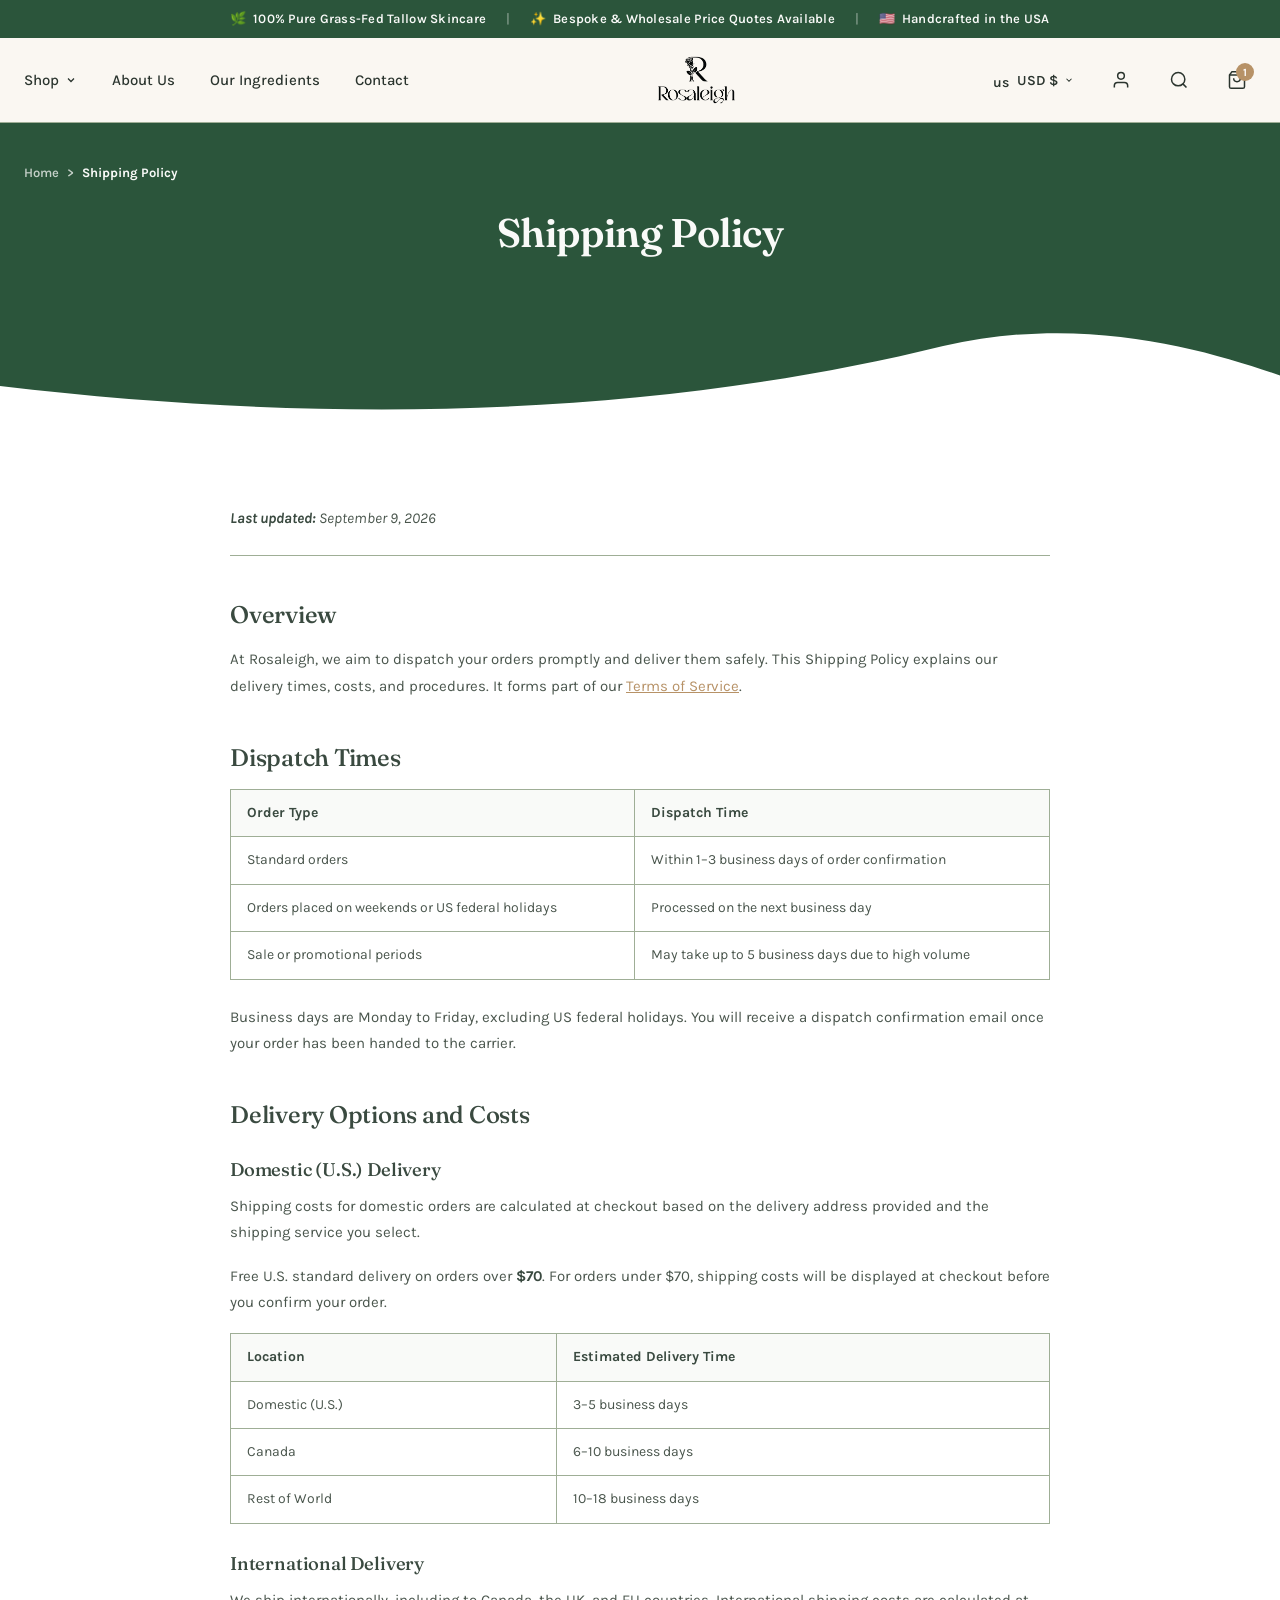
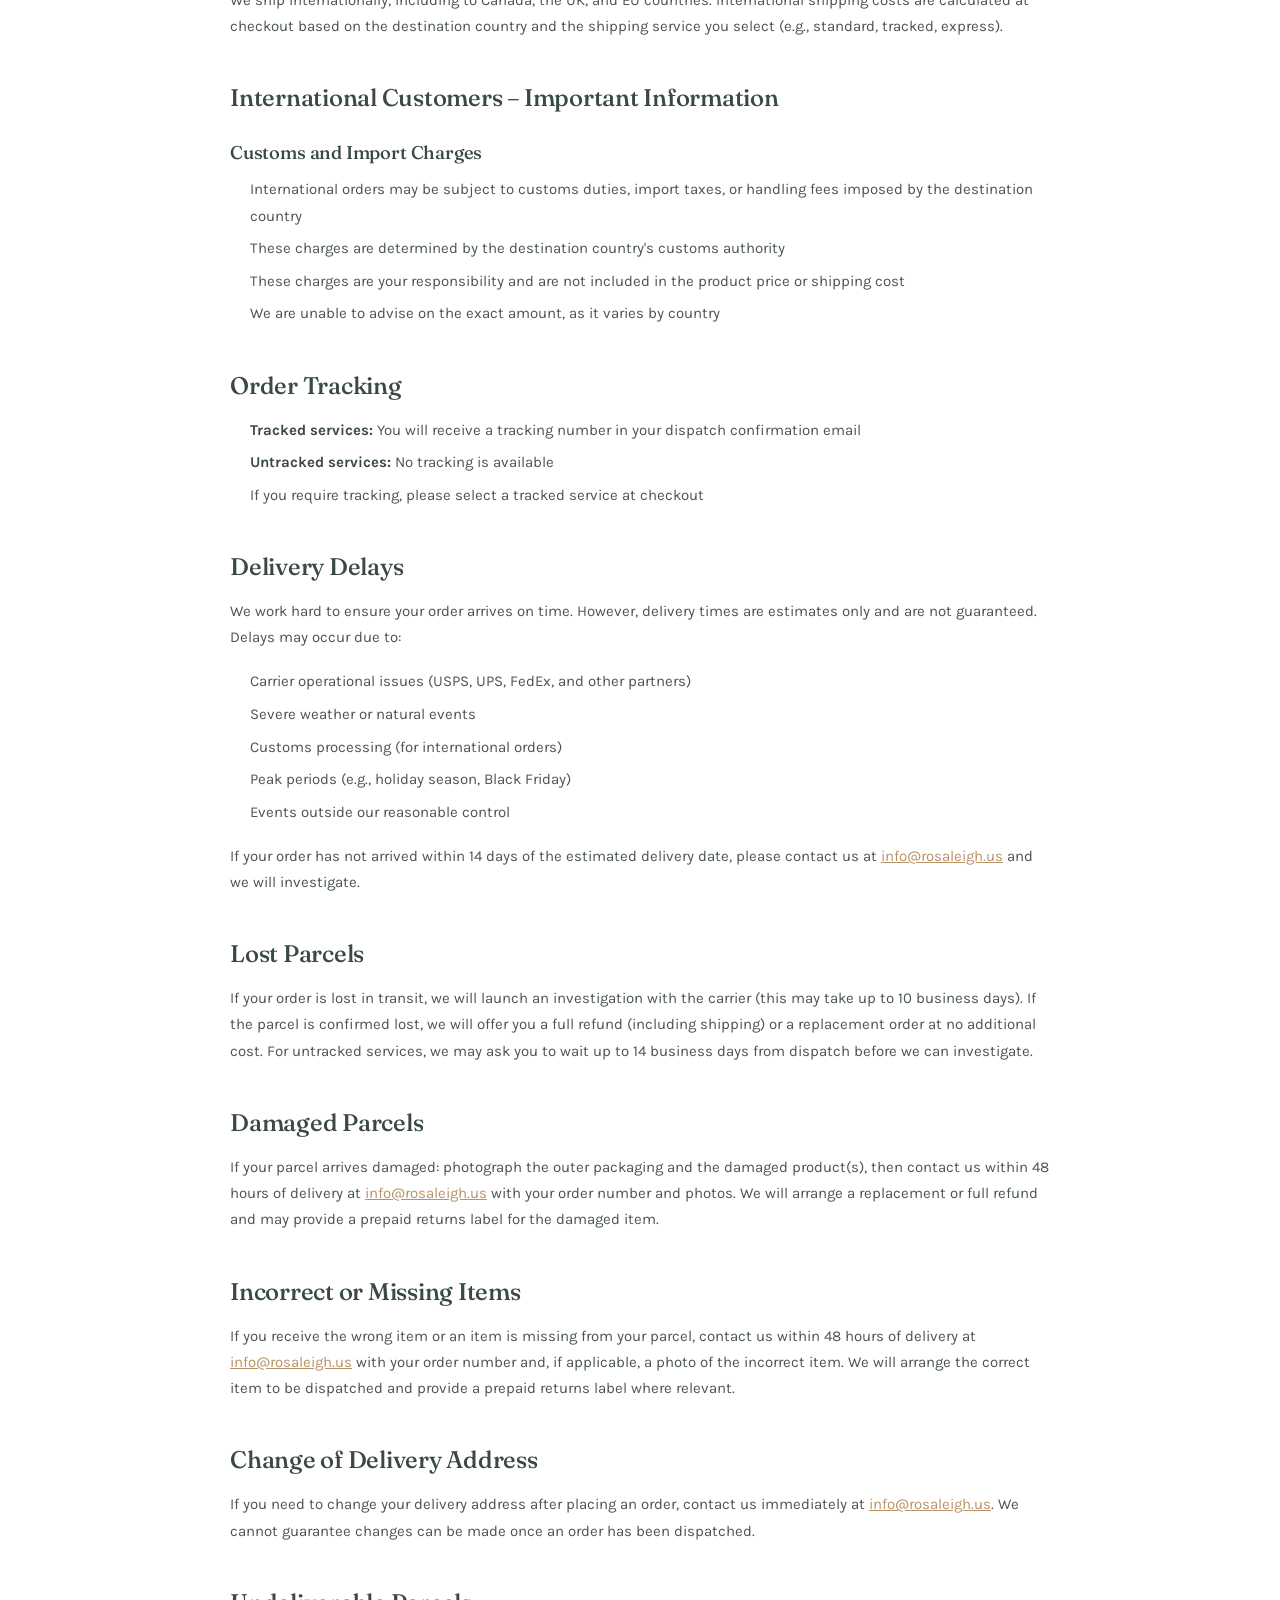
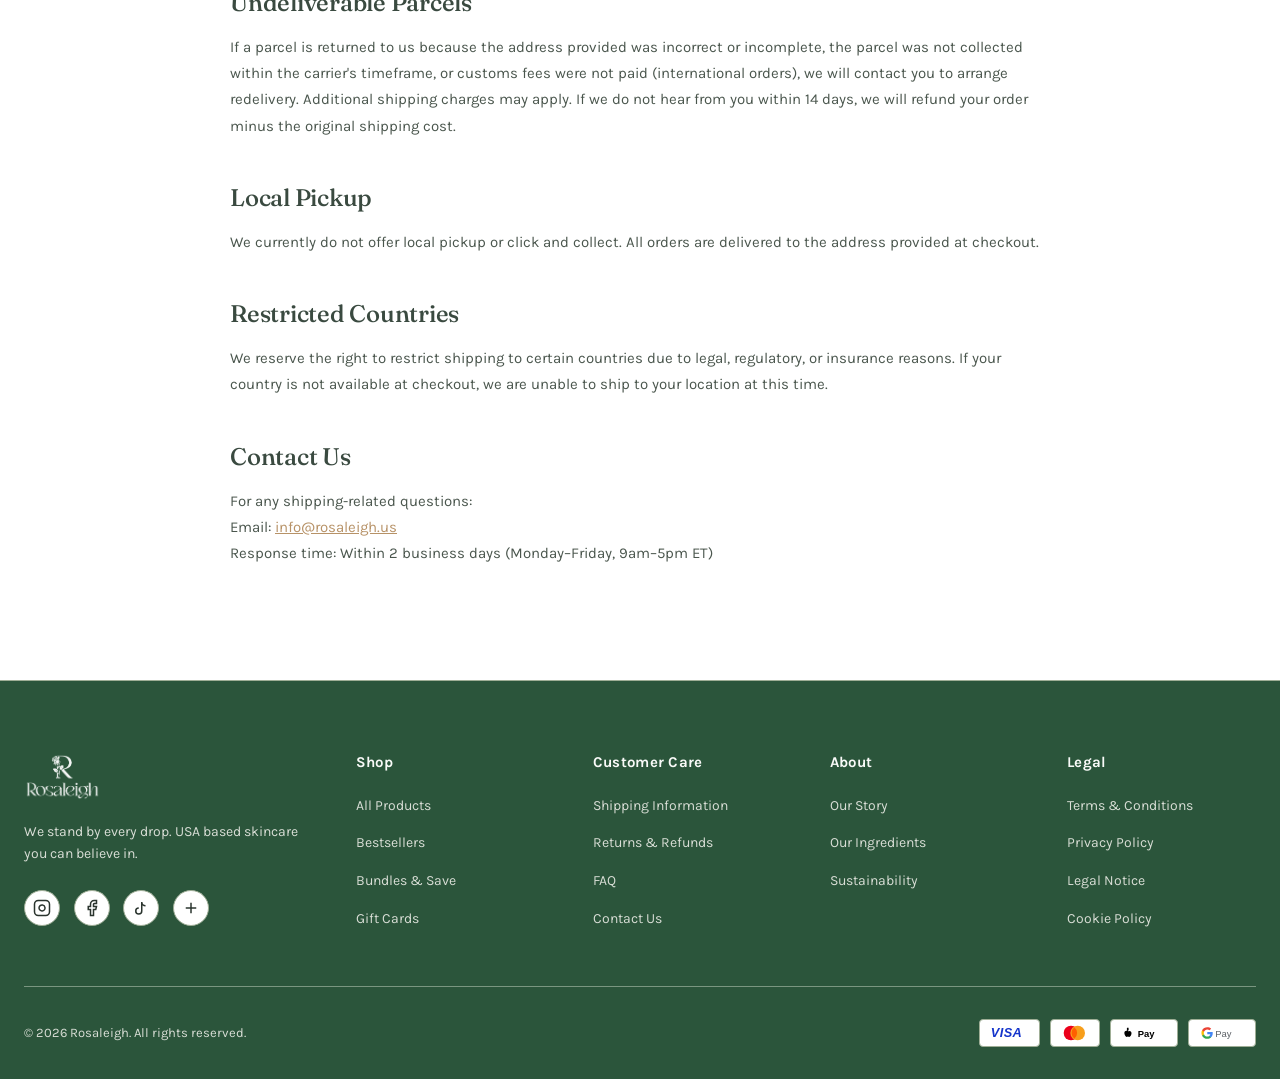
<file: shipping-policy.html>
<!DOCTYPE html>
<html lang="en">
<head>
  <meta charset="UTF-8">
  <meta name="viewport" content="width=device-width, initial-scale=1.0">
  <title>Shipping Policy | Rosaleigh</title>
  <meta name="description" content="Read Rosaleigh's shipping policy: dispatch times, delivery costs, international shipping, tracking, and what to do about delayed or damaged parcels.">
  <link rel="stylesheet" href="css/style.css">
  <link rel="stylesheet" href="css/responsive.css">
</head>
<body>

  <!-- Announcement Bar -->
  <div class="announcement-bar">
    <div class="container">
      <div class="inner">
        <div class="announcement-item"><span>🌿</span> 100% Pure Grass-Fed Tallow Skincare</div>
        <span class="announcement-divider">|</span>
        <div class="announcement-item"><span>✨</span> Bespoke &amp; Wholesale Price Quotes Available</div>
        <span class="announcement-divider">|</span>
        <div class="announcement-item"><span>🇺🇸</span> Handcrafted in the USA</div>
      </div>
    </div>
  </div>

  <header class="site-header">
    <div class="container header-container">
      
      <!-- Left Nav -->
      <nav class="nav-menu">
        <div class="has-dropdown">
          <a href="shop.html" class="nav-link">
            Shop
            <svg width="12" height="12" viewBox="0 0 24 24" fill="none" stroke="currentColor" stroke-width="2.5">
              <path d="M6 9l6 6 6-6"></path>
            </svg>
          </a>
          <div class="dropdown-menu">
            <a href="shop.html?category=all" class="dropdown-item">All Products</a>
            <a href="shop.html?category=balms" class="dropdown-item">Tallow Balms</a>
            <a href="shop.html?category=serums" class="dropdown-item">Face Serums</a>
            <a href="shop.html?category=moisturisers" class="dropdown-item">Moisturisers</a>
            <a href="shop.html?category=soaps" class="dropdown-item">Tallow Soaps</a>
            <a href="shop.html?category=bundles" class="dropdown-item">Bundles &amp; Sets</a>
          </div>
        </div>
        <a href="about.html" class="nav-link">About Us</a>
        <a href="ingredients.html" class="nav-link">Our Ingredients</a>
        <a href="contact.html" class="nav-link">Contact</a>
      </nav>

      <!-- Center Logo -->
      <a href="index.html" class="header-logo" aria-label="Rosaleigh Home">
        <img src="images/Logo.png" alt="Rosaleigh" class="logo-img">
      </a>

      <!-- Right Actions -->
      <div class="header-actions">
        <div class="currency-selector">
          <button type="button" class="currency-btn" id="currency-toggle-btn">
            <span class="flag-icon" id="current-currency-flag">us</span>
            <span id="current-currency-label">USD $</span>
            <svg width="10" height="10" viewBox="0 0 24 24" fill="none" stroke="currentColor" stroke-width="2.5">
              <path d="M6 9l6 6 6-6"></path>
            </svg>
          </button>
          <div class="currency-dropdown">
            <button type="button" class="currency-option" data-currency="USD"><span>🇺🇸</span> USD ($)</button>
            <button type="button" class="currency-option" data-currency="GBP"><span>🇬🇧</span> GBP (£)</button>
            <button type="button" class="currency-option" data-currency="EUR"><span>🇪🇺</span> EUR (€)</button>
          </div>
        </div>

        <a href="contact.html" class="action-btn" aria-label="Account">
          <svg viewBox="0 0 24 24" fill="none" stroke="currentColor" stroke-width="1.8">
            <path d="M20 21v-2a4 4 0 00-4-4H8a4 4 0 00-4 4v2"></path>
            <circle cx="12" cy="7" r="4"></circle>
          </svg>
        </a>

        <button type="button" class="action-btn trigger-search" aria-label="Search">
          <svg viewBox="0 0 24 24" fill="none" stroke="currentColor" stroke-width="1.8">
            <circle cx="11" cy="11" r="8"></circle>
            <line x1="21" y1="21" x2="16.65" y2="16.65"></line>
          </svg>
        </button>

        <button type="button" class="action-btn trigger-cart" aria-label="View Bag">
          <svg viewBox="0 0 24 24" fill="none" stroke="currentColor" stroke-width="1.8">
            <path d="M6 2L3 6v14a2 2 0 002 2h14a2 2 0 002-2V6l-3-4z"></path>
            <line x1="3" y1="6" x2="21" y2="6"></line>
            <path d="M16 10a4 4 0 01-8 0"></path>
          </svg>
          <span class="cart-badge">1</span>
        </button>

        <button type="button" class="mobile-toggle" id="mobile-menu-toggle" aria-label="Open Menu">
          <span></span><span></span><span></span>
        </button>
      </div>

    </div>
  </header>

  <!-- Page Hero -->
  <section class="page-hero" style="padding: 2.5rem 0 3rem 0;">
    <div class="container">
      <div class="breadcrumbs">
        <a href="index.html">Home</a> <span>&gt;</span> <span class="current">Shipping Policy</span>
      </div>
      <div class="page-hero-grid" style="grid-template-columns: 1fr; text-align: center;">
        <div style="max-width: 640px; margin: 0 auto;">
          <h1 class="page-hero-title" style="font-size: 2.5rem;">Shipping Policy</h1>
        </div>
      </div>
    </div>
  </section>

  <!-- Wave Curve Divider -->
  <div class="curve-divider curve-divider-bottom" style="background: var(--bg-footer);">
    <svg viewBox="0 0 1440 120" fill="none" preserveAspectRatio="none">
      <path d="M0,65 C380,105 740,95 1060,25 C1220,-8 1360,30 1440,55 L1440,120 L0,120 Z" fill="#FFFFFF"></path>
    </svg>
  </div>

  <!-- Legal Content -->
  <section class="legal-page-section">
    <div class="container">
      <div class="legal-page-wrap">
        <p class="legal-updated"><strong>Last updated:</strong> September 9, 2026</p>

        <h2>Overview</h2>
        <p>At Rosaleigh, we aim to dispatch your orders promptly and deliver them safely. This Shipping Policy explains our delivery times, costs, and procedures. It forms part of our <a href="terms-of-service.html">Terms of Service</a>.</p>

        <h2>Dispatch Times</h2>
        <div class="legal-table-wrap">
        <table>
          <tr><th>Order Type</th><th>Dispatch Time</th></tr>
          <tr><td>Standard orders</td><td>Within 1–3 business days of order confirmation</td></tr>
          <tr><td>Orders placed on weekends or US federal holidays</td><td>Processed on the next business day</td></tr>
          <tr><td>Sale or promotional periods</td><td>May take up to 5 business days due to high volume</td></tr>
        </table>
        </div>
        <p>Business days are Monday to Friday, excluding US federal holidays. You will receive a dispatch confirmation email once your order has been handed to the carrier.</p>

        <h2>Delivery Options and Costs</h2>
        <h3>Domestic (U.S.) Delivery</h3>
        <p>Shipping costs for domestic orders are calculated at checkout based on the delivery address provided and the shipping service you select.</p>
        <p>Free U.S. standard delivery on orders over <strong>$70</strong>. For orders under $70, shipping costs will be displayed at checkout before you confirm your order.</p>
        <div class="legal-table-wrap">
        <table>
          <tr><th>Location</th><th>Estimated Delivery Time</th></tr>
          <tr><td>Domestic (U.S.)</td><td>3–5 business days</td></tr>
          <tr><td>Canada</td><td>6–10 business days</td></tr>
          <tr><td>Rest of World</td><td>10–18 business days</td></tr>
        </table>
        </div>

        <h3>International Delivery</h3>
        <p>We ship internationally, including to Canada, the UK, and EU countries. International shipping costs are calculated at checkout based on the destination country and the shipping service you select (e.g., standard, tracked, express).</p>

        <h2>International Customers – Important Information</h2>
        <h3>Customs and Import Charges</h3>
        <ul>
          <li>International orders may be subject to customs duties, import taxes, or handling fees imposed by the destination country</li>
          <li>These charges are determined by the destination country's customs authority</li>
          <li>These charges are your responsibility and are not included in the product price or shipping cost</li>
          <li>We are unable to advise on the exact amount, as it varies by country</li>
        </ul>

        <h2>Order Tracking</h2>
        <ul>
          <li><strong>Tracked services:</strong> You will receive a tracking number in your dispatch confirmation email</li>
          <li><strong>Untracked services:</strong> No tracking is available</li>
          <li>If you require tracking, please select a tracked service at checkout</li>
        </ul>

        <h2>Delivery Delays</h2>
        <p>We work hard to ensure your order arrives on time. However, delivery times are estimates only and are not guaranteed. Delays may occur due to:</p>
        <ul>
          <li>Carrier operational issues (USPS, UPS, FedEx, and other partners)</li>
          <li>Severe weather or natural events</li>
          <li>Customs processing (for international orders)</li>
          <li>Peak periods (e.g., holiday season, Black Friday)</li>
          <li>Events outside our reasonable control</li>
        </ul>
        <p>If your order has not arrived within 14 days of the estimated delivery date, please contact us at <a href="mailto:info@rosaleigh.us">info@rosaleigh.us</a> and we will investigate.</p>

        <h2>Lost Parcels</h2>
        <p>If your order is lost in transit, we will launch an investigation with the carrier (this may take up to 10 business days). If the parcel is confirmed lost, we will offer you a full refund (including shipping) or a replacement order at no additional cost. For untracked services, we may ask you to wait up to 14 business days from dispatch before we can investigate.</p>

        <h2>Damaged Parcels</h2>
        <p>If your parcel arrives damaged: photograph the outer packaging and the damaged product(s), then contact us within 48 hours of delivery at <a href="mailto:info@rosaleigh.us">info@rosaleigh.us</a> with your order number and photos. We will arrange a replacement or full refund and may provide a prepaid returns label for the damaged item.</p>

        <h2>Incorrect or Missing Items</h2>
        <p>If you receive the wrong item or an item is missing from your parcel, contact us within 48 hours of delivery at <a href="mailto:info@rosaleigh.us">info@rosaleigh.us</a> with your order number and, if applicable, a photo of the incorrect item. We will arrange the correct item to be dispatched and provide a prepaid returns label where relevant.</p>

        <h2>Change of Delivery Address</h2>
        <p>If you need to change your delivery address after placing an order, contact us immediately at <a href="mailto:info@rosaleigh.us">info@rosaleigh.us</a>. We cannot guarantee changes can be made once an order has been dispatched.</p>

        <h2>Undeliverable Parcels</h2>
        <p>If a parcel is returned to us because the address provided was incorrect or incomplete, the parcel was not collected within the carrier's timeframe, or customs fees were not paid (international orders), we will contact you to arrange redelivery. Additional shipping charges may apply. If we do not hear from you within 14 days, we will refund your order minus the original shipping cost.</p>

        <h2>Local Pickup</h2>
        <p>We currently do not offer local pickup or click and collect. All orders are delivered to the address provided at checkout.</p>

        <h2>Restricted Countries</h2>
        <p>We reserve the right to restrict shipping to certain countries due to legal, regulatory, or insurance reasons. If your country is not available at checkout, we are unable to ship to your location at this time.</p>

        <h2>Contact Us</h2>
        <p>For any shipping-related questions:<br>
        Email: <a href="mailto:info@rosaleigh.us">info@rosaleigh.us</a><br>
        Response time: Within 2 business days (Monday–Friday, 9am–5pm ET)</p>

      </div>
    </div>
  </section>

  <footer class="site-footer">
    <div class="container">
      
      <div class="footer-top-grid">
        
        <!-- Col 1: Brand & Bio -->
        <div class="footer-brand">
          <img src="images/Logo.png" alt="Rosaleigh" class="footer-logo-img">
          <p class="footer-bio">
             We stand by every drop. USA based skincare you can believe in.
          </p>
          <div class="social-links">
            <a href="https://instagram.com" class="social-link" aria-label="Instagram">
              <svg viewBox="0 0 24 24" fill="none" stroke="currentColor" stroke-width="2">
                <rect x="2" y="2" width="20" height="20" rx="5" ry="5"></rect>
                <path d="M16 11.37A4 4 0 1112.63 8 4 4 0 0116 11.37z"></path>
                <line x1="17.5" y1="6.5" x2="17.51" y2="6.5"></line>
              </svg>
            </a>
            <a href="https://facebook.com" class="social-link" aria-label="Facebook">
              <svg viewBox="0 0 24 24" fill="none" stroke="currentColor" stroke-width="2">
                <path d="M18 2h-3a5 5 0 00-5 5v3H7v4h3v8h4v-8h3l1-4h-4V7a1 1 0 011-1h3z"></path>
              </svg>
            </a>
            <a href="https://tiktok.com" class="social-link" aria-label="TikTok">
              <svg viewBox="0 0 24 24" fill="none" stroke="currentColor" stroke-width="2">
                <path d="M9 12a4 4 0 104 4V4a5 5 0 005 5"></path>
              </svg>
            </a>
            <a href="https://pinterest.com" class="social-link" aria-label="Pinterest">
              <svg viewBox="0 0 24 24" fill="none" stroke="currentColor" stroke-width="2">
                <line x1="12" y1="5" x2="12" y2="19"></line>
                <line x1="5" y1="12" x2="19" y2="12"></line>
              </svg>
            </a>
          </div>
        </div>

        <!-- Col 2: Shop -->
        <div class="footer-col">
          <h4>Shop</h4>
          <ul class="footer-nav">
            <li><a href="shop.html">All Products</a></li>
            <li><a href="shop.html">Bestsellers</a></li>
            <li><a href="shop.html">Bundles &amp; Save</a></li>
            <li><a href="shop.html">Gift Cards</a></li>
          </ul>
        </div>

        <!-- Col 3: Customer Care -->
        <div class="footer-col">
          <h4>Customer Care</h4>
          <ul class="footer-nav">
            <li><a href="shipping-policy.html">Shipping Information</a></li>
            <li><a href="refund-policy.html">Returns &amp; Refunds</a></li>
            <li><a href="contact.html#faq">FAQ</a></li>
            <li><a href="contact.html">Contact Us</a></li>
          </ul>
        </div>

        <!-- Col 4: About -->
        <div class="footer-col">
          <h4>About</h4>
          <ul class="footer-nav">
            <li><a href="about.html">Our Story</a></li>
            <li><a href="ingredients.html">Our Ingredients</a></li>
            <li><a href="about.html#values">Sustainability</a></li>
          </ul>
        </div>

        <!-- Col 5: Legal -->
        <div class="footer-col">
          <h4>Legal</h4>
          <ul class="footer-nav">
            <li><a href="terms-of-service.html">Terms &amp; Conditions</a></li>
            <li><a href="privacy-policy.html">Privacy Policy</a></li><li><a href="legal-notice.html">Legal Notice</a></li>
            <li><a href="cookie-policy.html">Cookie Policy</a></li>
          </ul>
        </div>

      </div>

      <!-- Footer Bottom -->
      <div class="footer-bottom">
        <div>© 2026 Rosaleigh. All rights reserved.</div>
        <div class="payment-methods">
          <span class="payment-badge"><svg viewBox="0 0 48 20" xmlns="http://www.w3.org/2000/svg"><text x="1" y="15" font-family="Arial, Helvetica, sans-serif" font-weight="800" font-style="italic" font-size="16" fill="#1434CB" letter-spacing="0.5">VISA</text></svg></span>
          <span class="payment-badge"><svg viewBox="0 0 40 24" xmlns="http://www.w3.org/2000/svg"><circle cx="15" cy="12" r="11" fill="#EB001B"/><circle cx="25" cy="12" r="11" fill="#F79E1B"/><path d="M20 3.4a11 11 0 000 17.2 11 11 0 000-17.2z" fill="#FF5F00"/></svg></span>
          <span class="payment-badge"><svg viewBox="0 0 62 22" xmlns="http://www.w3.org/2000/svg"><path transform="translate(1,2) scale(0.72)" d="M12,2C10.5,2.4 9.7,3.5 9.7,5c0,1 0.5,2 1.1,2.6c-0.1,0-0.9,0.4-1.8,0.4c-2,0-4,1.6-4,4.6c0,3.4,2.4,7.4,4.4,7.4c1,0,1.4-0.6,2.4-0.6c1,0,1.4,0.6,2.5,0.6c2,0,4.4-3.6,4.4-7c0-3-2-4.4-3.9-4.4c-1,0-1.7,0.5-2.6,0.5c0.1-1,0.5-2,1-2.6C13.6,3.5,12.9,2.3,12,2z" fill="#000000"/><text x="23" y="16" font-family="-apple-system, Arial, sans-serif" font-weight="600" font-size="13" fill="#000000">Pay</text></svg></span>
          <span class="payment-badge"><svg viewBox="0 0 62 22" xmlns="http://www.w3.org/2000/svg"><g transform="translate(2,3)"><path d="M15.5 8.2c0-.6-.05-1.1-.15-1.6H8v3h4.2c-.18 1-.75 1.8-1.6 2.4v2h2.6c1.5-1.4 2.3-3.5 2.3-5.8z" fill="#4285F4"/><path d="M8 16c2.16 0 3.97-.7 5.3-1.9l-2.6-2c-.72.5-1.65.8-2.7.8-2.08 0-3.84-1.4-4.47-3.3H.86v2.1C2.18 14.3 4.9 16 8 16z" fill="#34A853"/><path d="M3.53 9.6c-.16-.5-.25-1-.25-1.6s.09-1.1.25-1.6V4.3H.86A8 8 0 000 8c0 1.3.3 2.5.86 3.7l2.67-2.1z" fill="#FBBC05"/><path d="M8 3.1c1.18 0 2.23.4 3.06 1.2l2.3-2.3C11.96.7 10.16 0 8 0 4.9 0 2.18 1.7.86 4.3l2.67 2.1C4.16 4.5 5.92 3.1 8 3.1z" fill="#EA4335"/></g><text x="21" y="16" font-family="Arial, sans-serif" font-weight="500" font-size="13" fill="#5F6368">Pay</text></svg></span>
        </div>
      </div>

    </div>
  </footer>

  <!-- Scripts -->
  <script src="js/cart.js"></script>
  <script src="js/main.js"></script>
</body>
</html>
</file>
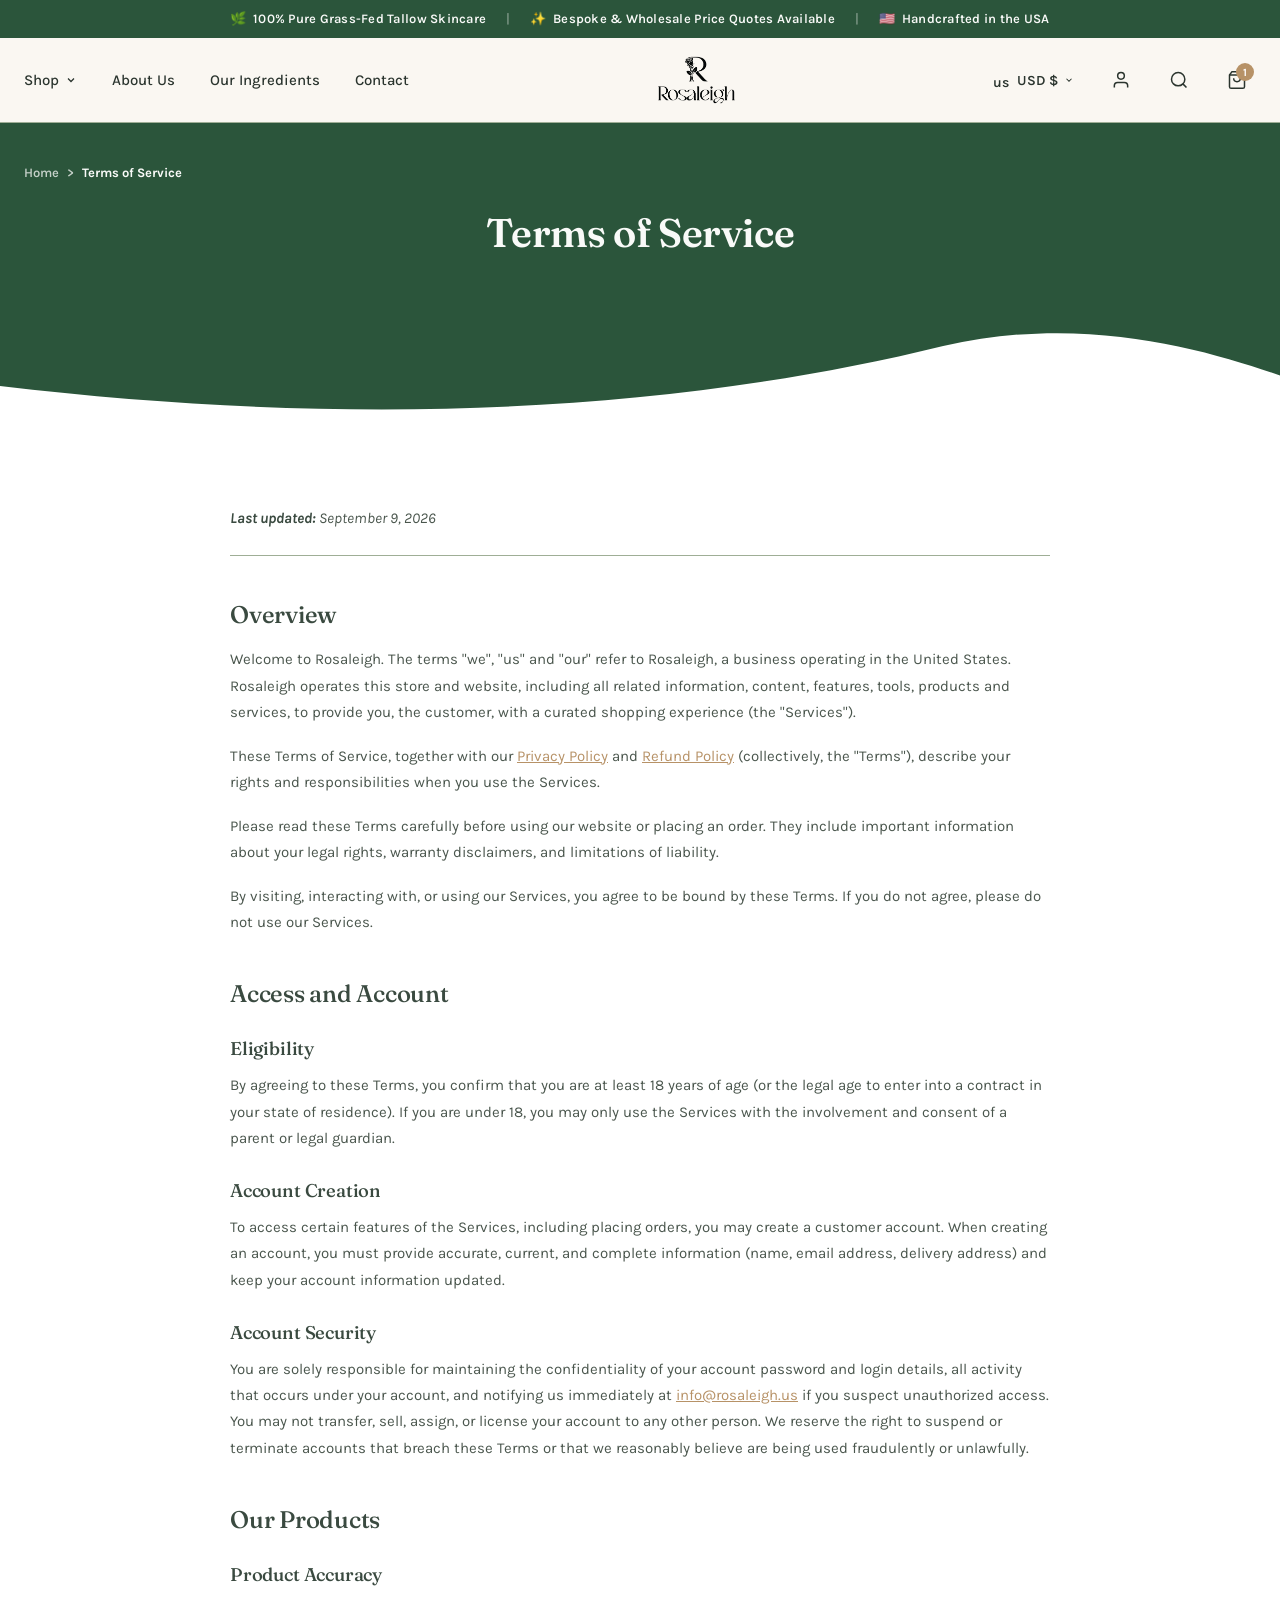
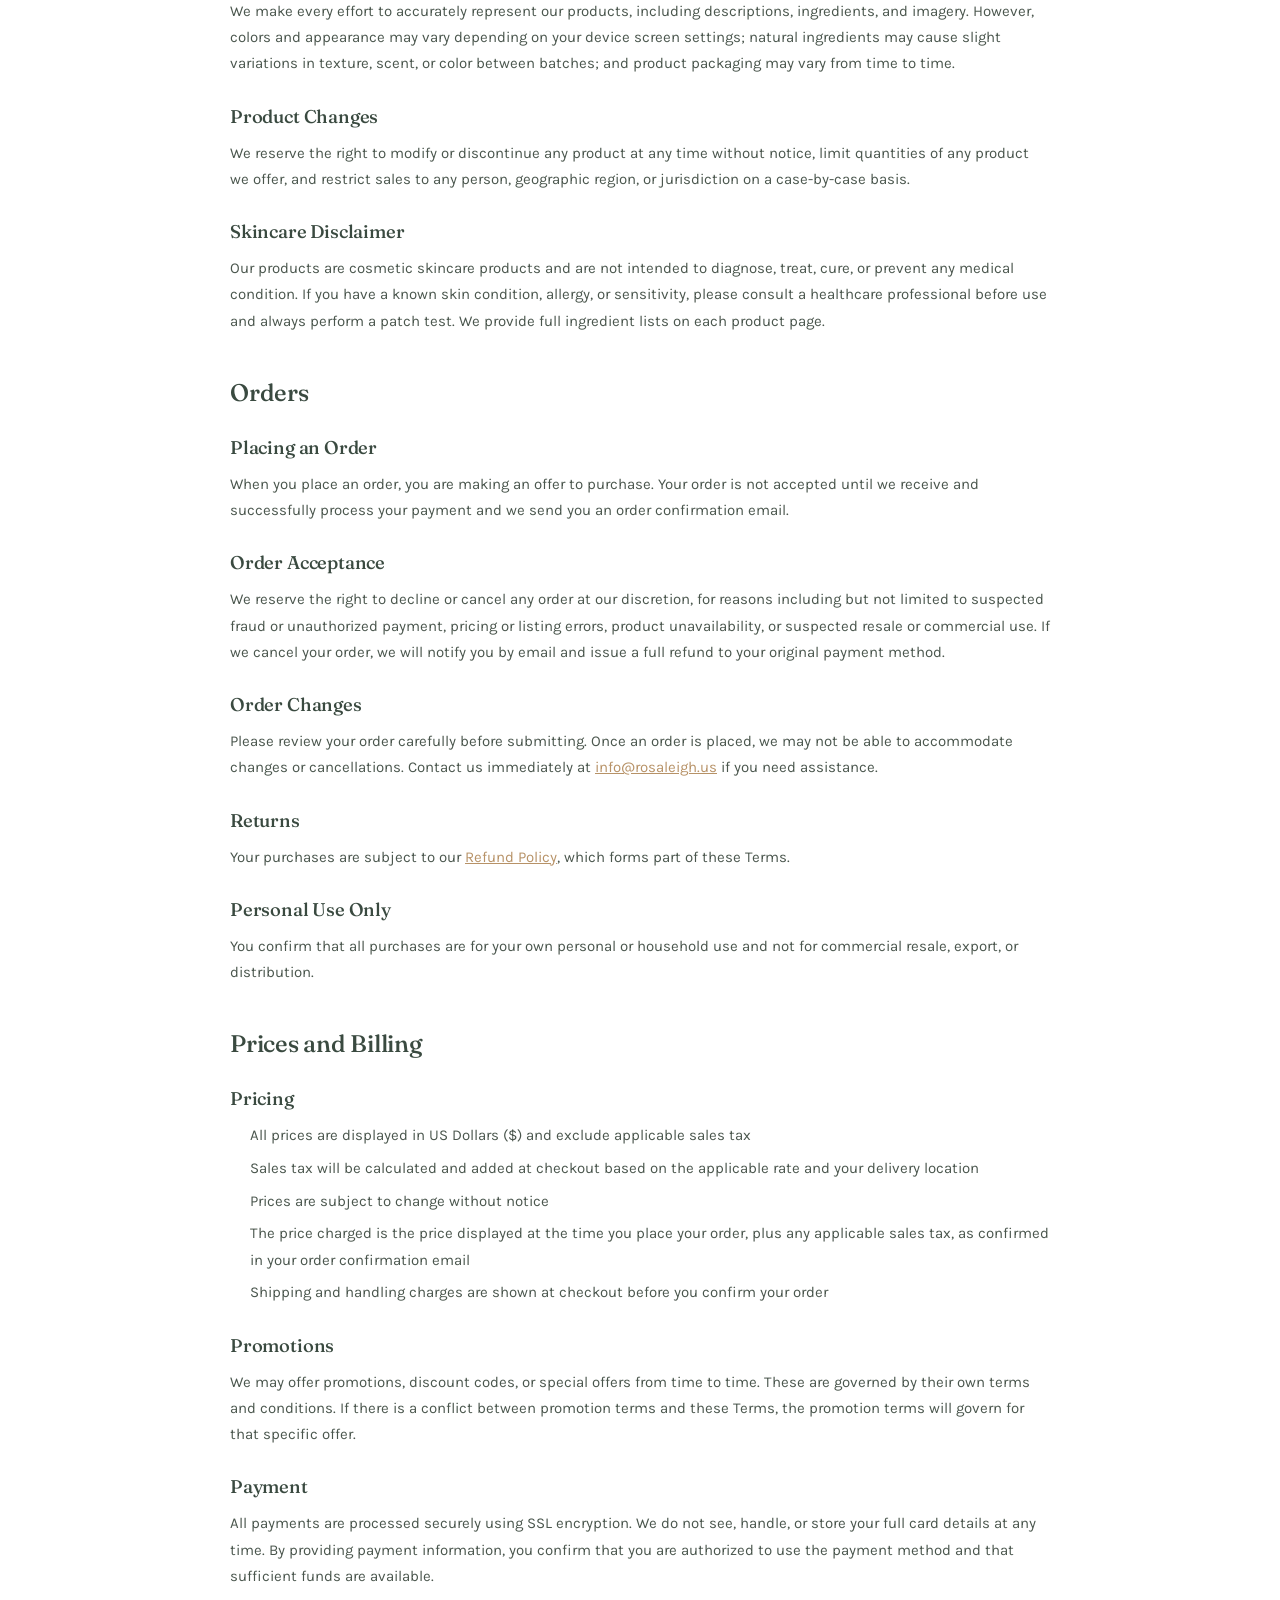
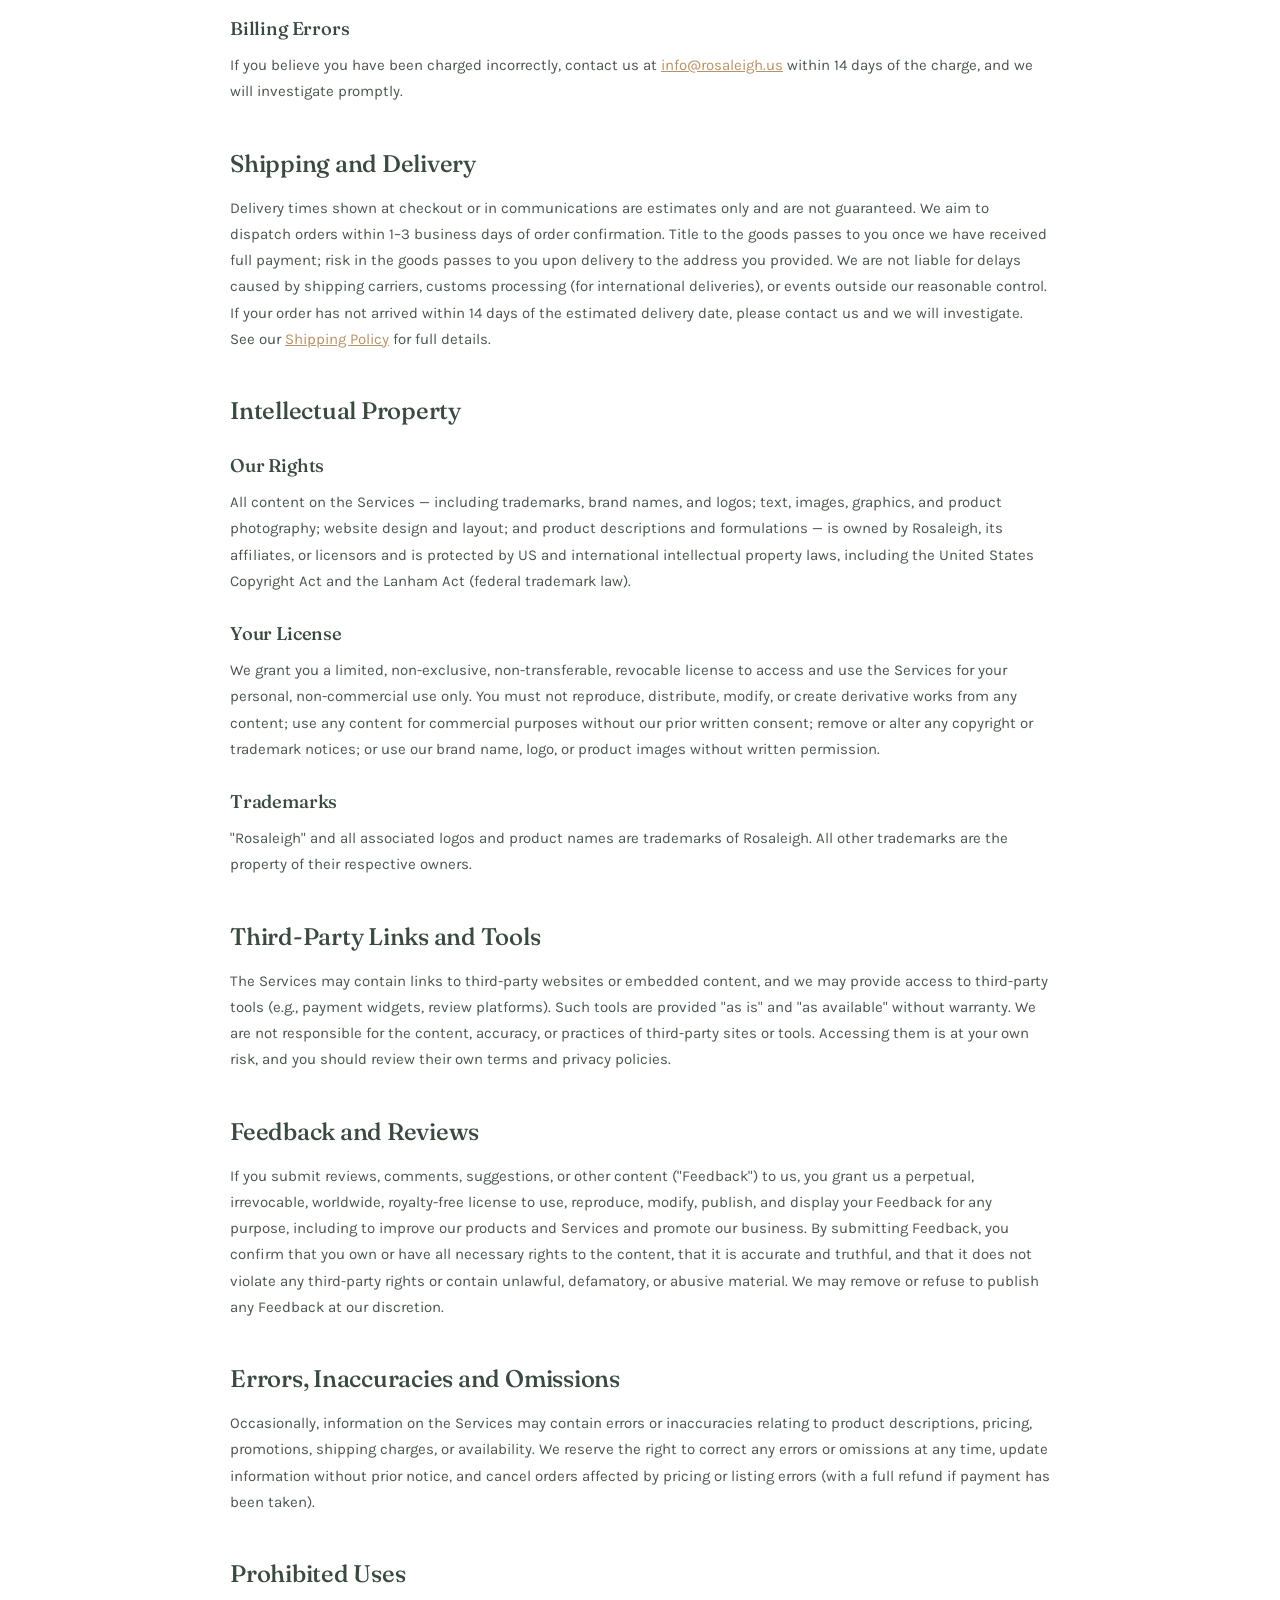
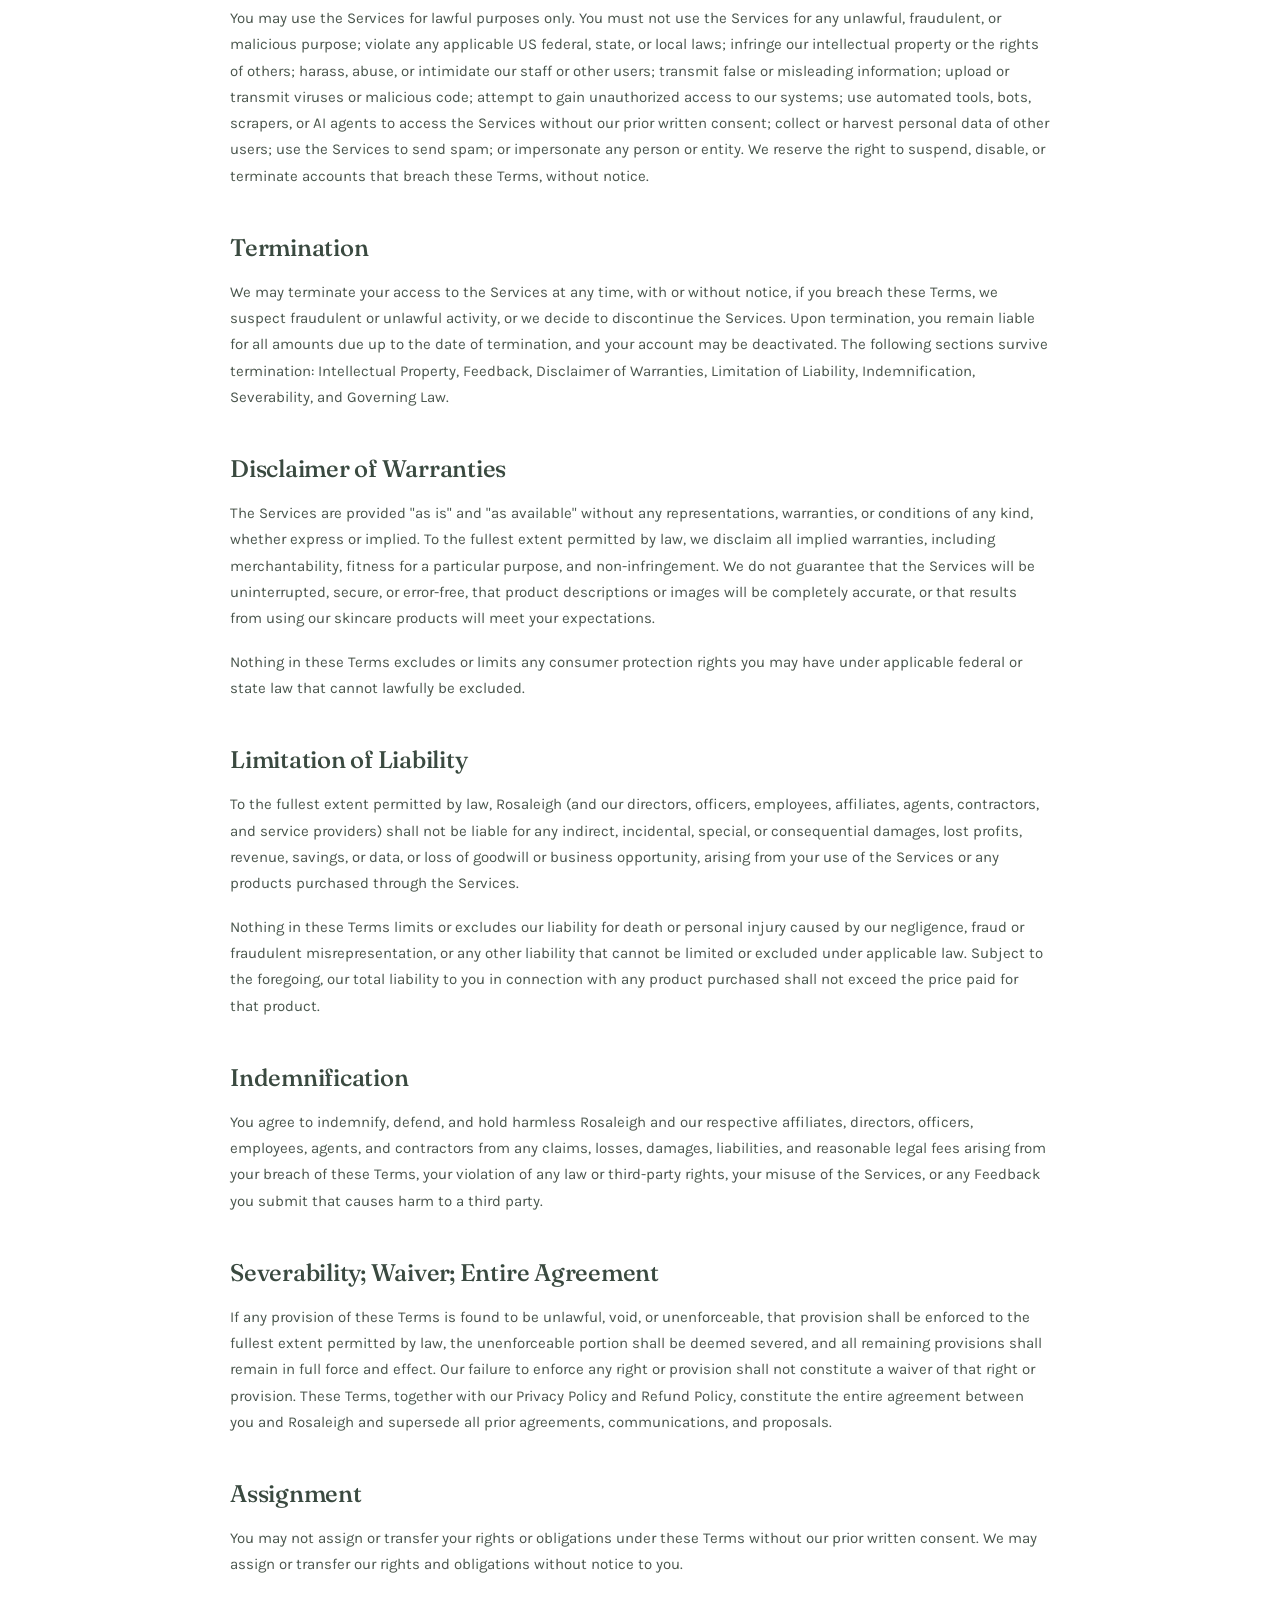
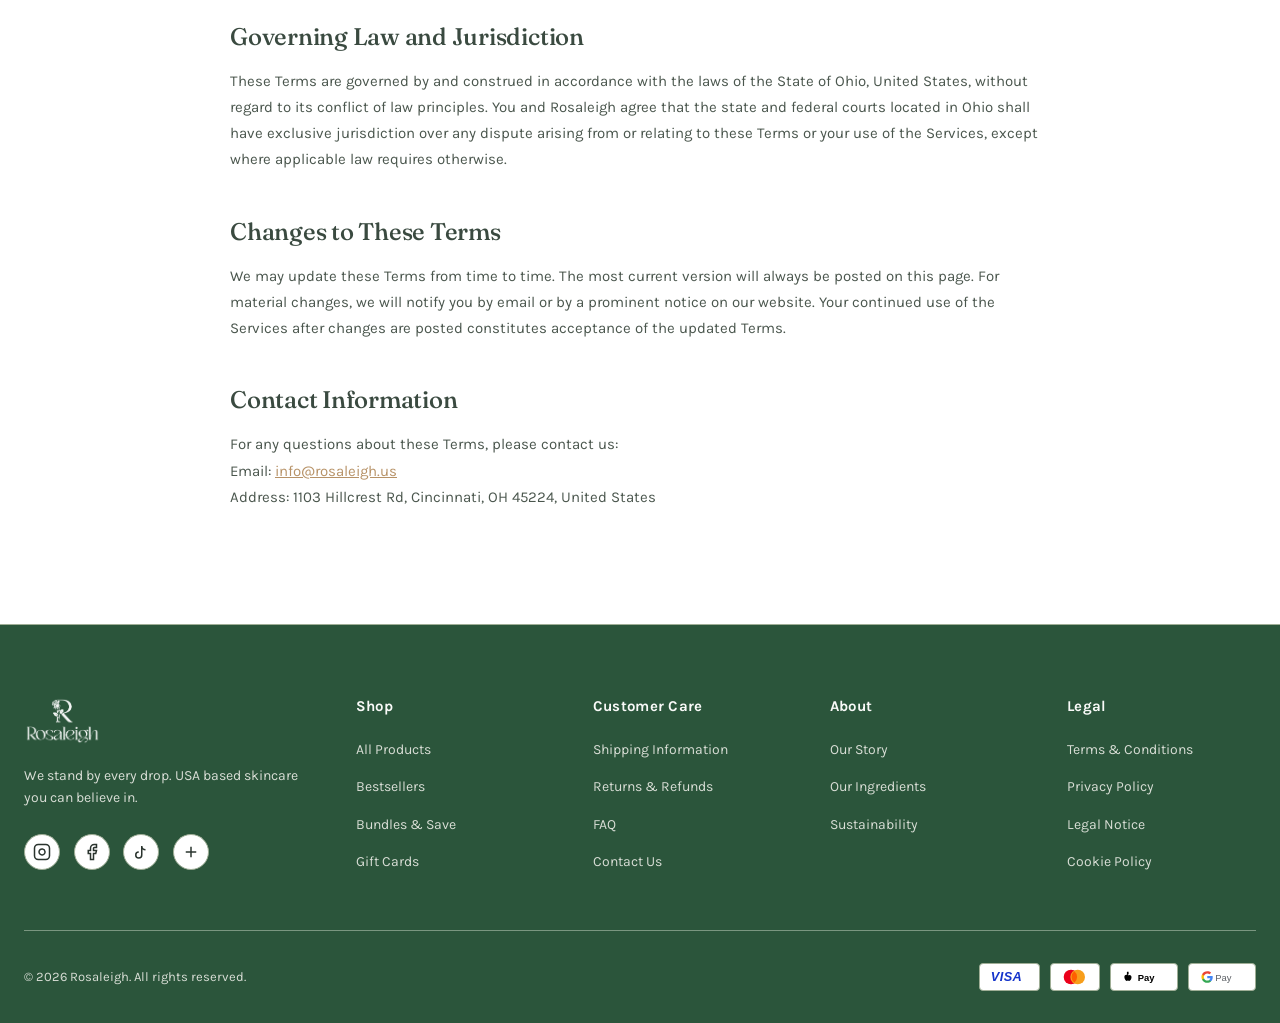
<file: terms-of-service.html>
<!DOCTYPE html>
<html lang="en">
<head>
  <meta charset="UTF-8">
  <meta name="viewport" content="width=device-width, initial-scale=1.0">
  <title>Terms of Service | Rosaleigh</title>
  <meta name="description" content="Rosaleigh's Terms of Service: your rights and responsibilities when shopping with us, including orders, pricing, shipping, and intellectual property.">
  <link rel="stylesheet" href="css/style.css">
  <link rel="stylesheet" href="css/responsive.css">
</head>
<body>

  <!-- Announcement Bar -->
  <div class="announcement-bar">
    <div class="container">
      <div class="inner">
        <div class="announcement-item"><span>🌿</span> 100% Pure Grass-Fed Tallow Skincare</div>
        <span class="announcement-divider">|</span>
        <div class="announcement-item"><span>✨</span> Bespoke &amp; Wholesale Price Quotes Available</div>
        <span class="announcement-divider">|</span>
        <div class="announcement-item"><span>🇺🇸</span> Handcrafted in the USA</div>
      </div>
    </div>
  </div>

  <header class="site-header">
    <div class="container header-container">
      
      <!-- Left Nav -->
      <nav class="nav-menu">
        <div class="has-dropdown">
          <a href="shop.html" class="nav-link">
            Shop
            <svg width="12" height="12" viewBox="0 0 24 24" fill="none" stroke="currentColor" stroke-width="2.5">
              <path d="M6 9l6 6 6-6"></path>
            </svg>
          </a>
          <div class="dropdown-menu">
            <a href="shop.html?category=all" class="dropdown-item">All Products</a>
            <a href="shop.html?category=balms" class="dropdown-item">Tallow Balms</a>
            <a href="shop.html?category=serums" class="dropdown-item">Face Serums</a>
            <a href="shop.html?category=moisturisers" class="dropdown-item">Moisturisers</a>
            <a href="shop.html?category=soaps" class="dropdown-item">Tallow Soaps</a>
            <a href="shop.html?category=bundles" class="dropdown-item">Bundles &amp; Sets</a>
          </div>
        </div>
        <a href="about.html" class="nav-link">About Us</a>
        <a href="ingredients.html" class="nav-link">Our Ingredients</a>
        <a href="contact.html" class="nav-link">Contact</a>
      </nav>

      <!-- Center Logo -->
      <a href="index.html" class="header-logo" aria-label="Rosaleigh Home">
        <img src="images/Logo.png" alt="Rosaleigh" class="logo-img">
      </a>

      <!-- Right Actions -->
      <div class="header-actions">
        <div class="currency-selector">
          <button type="button" class="currency-btn" id="currency-toggle-btn">
            <span class="flag-icon" id="current-currency-flag">us</span>
            <span id="current-currency-label">USD $</span>
            <svg width="10" height="10" viewBox="0 0 24 24" fill="none" stroke="currentColor" stroke-width="2.5">
              <path d="M6 9l6 6 6-6"></path>
            </svg>
          </button>
          <div class="currency-dropdown">
            <button type="button" class="currency-option" data-currency="USD"><span>🇺🇸</span> USD ($)</button>
            <button type="button" class="currency-option" data-currency="GBP"><span>🇬🇧</span> GBP (£)</button>
            <button type="button" class="currency-option" data-currency="EUR"><span>🇪🇺</span> EUR (€)</button>
          </div>
        </div>

        <a href="contact.html" class="action-btn" aria-label="Account">
          <svg viewBox="0 0 24 24" fill="none" stroke="currentColor" stroke-width="1.8">
            <path d="M20 21v-2a4 4 0 00-4-4H8a4 4 0 00-4 4v2"></path>
            <circle cx="12" cy="7" r="4"></circle>
          </svg>
        </a>

        <button type="button" class="action-btn trigger-search" aria-label="Search">
          <svg viewBox="0 0 24 24" fill="none" stroke="currentColor" stroke-width="1.8">
            <circle cx="11" cy="11" r="8"></circle>
            <line x1="21" y1="21" x2="16.65" y2="16.65"></line>
          </svg>
        </button>

        <button type="button" class="action-btn trigger-cart" aria-label="View Bag">
          <svg viewBox="0 0 24 24" fill="none" stroke="currentColor" stroke-width="1.8">
            <path d="M6 2L3 6v14a2 2 0 002 2h14a2 2 0 002-2V6l-3-4z"></path>
            <line x1="3" y1="6" x2="21" y2="6"></line>
            <path d="M16 10a4 4 0 01-8 0"></path>
          </svg>
          <span class="cart-badge">1</span>
        </button>

        <button type="button" class="mobile-toggle" id="mobile-menu-toggle" aria-label="Open Menu">
          <span></span><span></span><span></span>
        </button>
      </div>

    </div>
  </header>

  <!-- Page Hero -->
  <section class="page-hero" style="padding: 2.5rem 0 3rem 0;">
    <div class="container">
      <div class="breadcrumbs">
        <a href="index.html">Home</a> <span>&gt;</span> <span class="current">Terms of Service</span>
      </div>
      <div class="page-hero-grid" style="grid-template-columns: 1fr; text-align: center;">
        <div style="max-width: 640px; margin: 0 auto;">
          <h1 class="page-hero-title" style="font-size: 2.5rem;">Terms of Service</h1>
        </div>
      </div>
    </div>
  </section>

  <!-- Wave Curve Divider -->
  <div class="curve-divider curve-divider-bottom" style="background: var(--bg-footer);">
    <svg viewBox="0 0 1440 120" fill="none" preserveAspectRatio="none">
      <path d="M0,65 C380,105 740,95 1060,25 C1220,-8 1360,30 1440,55 L1440,120 L0,120 Z" fill="#FFFFFF"></path>
    </svg>
  </div>

  <!-- Legal Content -->
  <section class="legal-page-section">
    <div class="container">
      <div class="legal-page-wrap">
        <p class="legal-updated"><strong>Last updated:</strong> September 9, 2026</p>

        <h2>Overview</h2>
        <p>Welcome to Rosaleigh. The terms "we", "us" and "our" refer to Rosaleigh, a business operating in the United States. Rosaleigh operates this store and website, including all related information, content, features, tools, products and services, to provide you, the customer, with a curated shopping experience (the "Services").</p>
        <p>These Terms of Service, together with our <a href="privacy-policy.html">Privacy Policy</a> and <a href="refund-policy.html">Refund Policy</a> (collectively, the "Terms"), describe your rights and responsibilities when you use the Services.</p>
        <p>Please read these Terms carefully before using our website or placing an order. They include important information about your legal rights, warranty disclaimers, and limitations of liability.</p>
        <p>By visiting, interacting with, or using our Services, you agree to be bound by these Terms. If you do not agree, please do not use our Services.</p>

        <h2>Access and Account</h2>
        <h3>Eligibility</h3>
        <p>By agreeing to these Terms, you confirm that you are at least 18 years of age (or the legal age to enter into a contract in your state of residence). If you are under 18, you may only use the Services with the involvement and consent of a parent or legal guardian.</p>
        <h3>Account Creation</h3>
        <p>To access certain features of the Services, including placing orders, you may create a customer account. When creating an account, you must provide accurate, current, and complete information (name, email address, delivery address) and keep your account information updated.</p>
        <h3>Account Security</h3>
        <p>You are solely responsible for maintaining the confidentiality of your account password and login details, all activity that occurs under your account, and notifying us immediately at <a href="mailto:info@rosaleigh.us">info@rosaleigh.us</a> if you suspect unauthorized access. You may not transfer, sell, assign, or license your account to any other person. We reserve the right to suspend or terminate accounts that breach these Terms or that we reasonably believe are being used fraudulently or unlawfully.</p>

        <h2>Our Products</h2>
        <h3>Product Accuracy</h3>
        <p>We make every effort to accurately represent our products, including descriptions, ingredients, and imagery. However, colors and appearance may vary depending on your device screen settings; natural ingredients may cause slight variations in texture, scent, or color between batches; and product packaging may vary from time to time.</p>
        <h3>Product Changes</h3>
        <p>We reserve the right to modify or discontinue any product at any time without notice, limit quantities of any product we offer, and restrict sales to any person, geographic region, or jurisdiction on a case-by-case basis.</p>
        <h3>Skincare Disclaimer</h3>
        <p>Our products are cosmetic skincare products and are not intended to diagnose, treat, cure, or prevent any medical condition. If you have a known skin condition, allergy, or sensitivity, please consult a healthcare professional before use and always perform a patch test. We provide full ingredient lists on each product page.</p>

        <h2>Orders</h2>
        <h3>Placing an Order</h3>
        <p>When you place an order, you are making an offer to purchase. Your order is not accepted until we receive and successfully process your payment and we send you an order confirmation email.</p>
        <h3>Order Acceptance</h3>
        <p>We reserve the right to decline or cancel any order at our discretion, for reasons including but not limited to suspected fraud or unauthorized payment, pricing or listing errors, product unavailability, or suspected resale or commercial use. If we cancel your order, we will notify you by email and issue a full refund to your original payment method.</p>
        <h3>Order Changes</h3>
        <p>Please review your order carefully before submitting. Once an order is placed, we may not be able to accommodate changes or cancellations. Contact us immediately at <a href="mailto:info@rosaleigh.us">info@rosaleigh.us</a> if you need assistance.</p>
        <h3>Returns</h3>
        <p>Your purchases are subject to our <a href="refund-policy.html">Refund Policy</a>, which forms part of these Terms.</p>
        <h3>Personal Use Only</h3>
        <p>You confirm that all purchases are for your own personal or household use and not for commercial resale, export, or distribution.</p>

        <h2>Prices and Billing</h2>
        <h3>Pricing</h3>
        <ul>
          <li>All prices are displayed in US Dollars ($) and exclude applicable sales tax</li>
          <li>Sales tax will be calculated and added at checkout based on the applicable rate and your delivery location</li>
          <li>Prices are subject to change without notice</li>
          <li>The price charged is the price displayed at the time you place your order, plus any applicable sales tax, as confirmed in your order confirmation email</li>
          <li>Shipping and handling charges are shown at checkout before you confirm your order</li>
        </ul>
        <h3>Promotions</h3>
        <p>We may offer promotions, discount codes, or special offers from time to time. These are governed by their own terms and conditions. If there is a conflict between promotion terms and these Terms, the promotion terms will govern for that specific offer.</p>
        <h3>Payment</h3>
        <p>All payments are processed securely using SSL encryption. We do not see, handle, or store your full card details at any time. By providing payment information, you confirm that you are authorized to use the payment method and that sufficient funds are available.</p>
        <h3>Billing Errors</h3>
        <p>If you believe you have been charged incorrectly, contact us at <a href="mailto:info@rosaleigh.us">info@rosaleigh.us</a> within 14 days of the charge, and we will investigate promptly.</p>

        <h2>Shipping and Delivery</h2>
        <p>Delivery times shown at checkout or in communications are estimates only and are not guaranteed. We aim to dispatch orders within 1–3 business days of order confirmation. Title to the goods passes to you once we have received full payment; risk in the goods passes to you upon delivery to the address you provided. We are not liable for delays caused by shipping carriers, customs processing (for international deliveries), or events outside our reasonable control. If your order has not arrived within 14 days of the estimated delivery date, please contact us and we will investigate. See our <a href="shipping-policy.html">Shipping Policy</a> for full details.</p>

        <h2>Intellectual Property</h2>
        <h3>Our Rights</h3>
        <p>All content on the Services — including trademarks, brand names, and logos; text, images, graphics, and product photography; website design and layout; and product descriptions and formulations — is owned by Rosaleigh, its affiliates, or licensors and is protected by US and international intellectual property laws, including the United States Copyright Act and the Lanham Act (federal trademark law).</p>
        <h3>Your License</h3>
        <p>We grant you a limited, non-exclusive, non-transferable, revocable license to access and use the Services for your personal, non-commercial use only. You must not reproduce, distribute, modify, or create derivative works from any content; use any content for commercial purposes without our prior written consent; remove or alter any copyright or trademark notices; or use our brand name, logo, or product images without written permission.</p>
        <h3>Trademarks</h3>
        <p>"Rosaleigh" and all associated logos and product names are trademarks of Rosaleigh. All other trademarks are the property of their respective owners.</p>

        <h2>Third-Party Links and Tools</h2>
        <p>The Services may contain links to third-party websites or embedded content, and we may provide access to third-party tools (e.g., payment widgets, review platforms). Such tools are provided "as is" and "as available" without warranty. We are not responsible for the content, accuracy, or practices of third-party sites or tools. Accessing them is at your own risk, and you should review their own terms and privacy policies.</p>

        <h2>Feedback and Reviews</h2>
        <p>If you submit reviews, comments, suggestions, or other content ("Feedback") to us, you grant us a perpetual, irrevocable, worldwide, royalty-free license to use, reproduce, modify, publish, and display your Feedback for any purpose, including to improve our products and Services and promote our business. By submitting Feedback, you confirm that you own or have all necessary rights to the content, that it is accurate and truthful, and that it does not violate any third-party rights or contain unlawful, defamatory, or abusive material. We may remove or refuse to publish any Feedback at our discretion.</p>

        <h2>Errors, Inaccuracies and Omissions</h2>
        <p>Occasionally, information on the Services may contain errors or inaccuracies relating to product descriptions, pricing, promotions, shipping charges, or availability. We reserve the right to correct any errors or omissions at any time, update information without prior notice, and cancel orders affected by pricing or listing errors (with a full refund if payment has been taken).</p>

        <h2>Prohibited Uses</h2>
        <p>You may use the Services for lawful purposes only. You must not use the Services for any unlawful, fraudulent, or malicious purpose; violate any applicable US federal, state, or local laws; infringe our intellectual property or the rights of others; harass, abuse, or intimidate our staff or other users; transmit false or misleading information; upload or transmit viruses or malicious code; attempt to gain unauthorized access to our systems; use automated tools, bots, scrapers, or AI agents to access the Services without our prior written consent; collect or harvest personal data of other users; use the Services to send spam; or impersonate any person or entity. We reserve the right to suspend, disable, or terminate accounts that breach these Terms, without notice.</p>

        <h2>Termination</h2>
        <p>We may terminate your access to the Services at any time, with or without notice, if you breach these Terms, we suspect fraudulent or unlawful activity, or we decide to discontinue the Services. Upon termination, you remain liable for all amounts due up to the date of termination, and your account may be deactivated. The following sections survive termination: Intellectual Property, Feedback, Disclaimer of Warranties, Limitation of Liability, Indemnification, Severability, and Governing Law.</p>

        <h2>Disclaimer of Warranties</h2>
        <p>The Services are provided "as is" and "as available" without any representations, warranties, or conditions of any kind, whether express or implied. To the fullest extent permitted by law, we disclaim all implied warranties, including merchantability, fitness for a particular purpose, and non-infringement. We do not guarantee that the Services will be uninterrupted, secure, or error-free, that product descriptions or images will be completely accurate, or that results from using our skincare products will meet your expectations.</p>
        <p>Nothing in these Terms excludes or limits any consumer protection rights you may have under applicable federal or state law that cannot lawfully be excluded.</p>

        <h2>Limitation of Liability</h2>
        <p>To the fullest extent permitted by law, Rosaleigh (and our directors, officers, employees, affiliates, agents, contractors, and service providers) shall not be liable for any indirect, incidental, special, or consequential damages, lost profits, revenue, savings, or data, or loss of goodwill or business opportunity, arising from your use of the Services or any products purchased through the Services.</p>
        <p>Nothing in these Terms limits or excludes our liability for death or personal injury caused by our negligence, fraud or fraudulent misrepresentation, or any other liability that cannot be limited or excluded under applicable law. Subject to the foregoing, our total liability to you in connection with any product purchased shall not exceed the price paid for that product.</p>

        <h2>Indemnification</h2>
        <p>You agree to indemnify, defend, and hold harmless Rosaleigh and our respective affiliates, directors, officers, employees, agents, and contractors from any claims, losses, damages, liabilities, and reasonable legal fees arising from your breach of these Terms, your violation of any law or third-party rights, your misuse of the Services, or any Feedback you submit that causes harm to a third party.</p>

        <h2>Severability; Waiver; Entire Agreement</h2>
        <p>If any provision of these Terms is found to be unlawful, void, or unenforceable, that provision shall be enforced to the fullest extent permitted by law, the unenforceable portion shall be deemed severed, and all remaining provisions shall remain in full force and effect. Our failure to enforce any right or provision shall not constitute a waiver of that right or provision. These Terms, together with our Privacy Policy and Refund Policy, constitute the entire agreement between you and Rosaleigh and supersede all prior agreements, communications, and proposals.</p>

        <h2>Assignment</h2>
        <p>You may not assign or transfer your rights or obligations under these Terms without our prior written consent. We may assign or transfer our rights and obligations without notice to you.</p>

        <h2>Governing Law and Jurisdiction</h2>
        <p>These Terms are governed by and construed in accordance with the laws of the State of Ohio, United States, without regard to its conflict of law principles. You and Rosaleigh agree that the state and federal courts located in Ohio shall have exclusive jurisdiction over any dispute arising from or relating to these Terms or your use of the Services, except where applicable law requires otherwise.</p>

        <h2>Changes to These Terms</h2>
        <p>We may update these Terms from time to time. The most current version will always be posted on this page. For material changes, we will notify you by email or by a prominent notice on our website. Your continued use of the Services after changes are posted constitutes acceptance of the updated Terms.</p>

        <h2>Contact Information</h2>
        <p>For any questions about these Terms, please contact us:<br>
        Email: <a href="mailto:info@rosaleigh.us">info@rosaleigh.us</a><br>
        Address: 1103 Hillcrest Rd, Cincinnati, OH 45224, United States</p>

      </div>
    </div>
  </section>

  <footer class="site-footer">
    <div class="container">
      
      <div class="footer-top-grid">
        
        <!-- Col 1: Brand & Bio -->
        <div class="footer-brand">
          <img src="images/Logo.png" alt="Rosaleigh" class="footer-logo-img">
          <p class="footer-bio">
              We stand by every drop. USA based skincare you can believe in.
          </p>
          <div class="social-links">
            <a href="https://instagram.com" class="social-link" aria-label="Instagram">
              <svg viewBox="0 0 24 24" fill="none" stroke="currentColor" stroke-width="2">
                <rect x="2" y="2" width="20" height="20" rx="5" ry="5"></rect>
                <path d="M16 11.37A4 4 0 1112.63 8 4 4 0 0116 11.37z"></path>
                <line x1="17.5" y1="6.5" x2="17.51" y2="6.5"></line>
              </svg>
            </a>
            <a href="https://facebook.com" class="social-link" aria-label="Facebook">
              <svg viewBox="0 0 24 24" fill="none" stroke="currentColor" stroke-width="2">
                <path d="M18 2h-3a5 5 0 00-5 5v3H7v4h3v8h4v-8h3l1-4h-4V7a1 1 0 011-1h3z"></path>
              </svg>
            </a>
            <a href="https://tiktok.com" class="social-link" aria-label="TikTok">
              <svg viewBox="0 0 24 24" fill="none" stroke="currentColor" stroke-width="2">
                <path d="M9 12a4 4 0 104 4V4a5 5 0 005 5"></path>
              </svg>
            </a>
            <a href="https://pinterest.com" class="social-link" aria-label="Pinterest">
              <svg viewBox="0 0 24 24" fill="none" stroke="currentColor" stroke-width="2">
                <line x1="12" y1="5" x2="12" y2="19"></line>
                <line x1="5" y1="12" x2="19" y2="12"></line>
              </svg>
            </a>
          </div>
        </div>

        <!-- Col 2: Shop -->
        <div class="footer-col">
          <h4>Shop</h4>
          <ul class="footer-nav">
            <li><a href="shop.html">All Products</a></li>
            <li><a href="shop.html">Bestsellers</a></li>
            <li><a href="shop.html">Bundles &amp; Save</a></li>
            <li><a href="shop.html">Gift Cards</a></li>
          </ul>
        </div>

        <!-- Col 3: Customer Care -->
        <div class="footer-col">
          <h4>Customer Care</h4>
          <ul class="footer-nav">
            <li><a href="shipping-policy.html">Shipping Information</a></li>
            <li><a href="refund-policy.html">Returns &amp; Refunds</a></li>
            <li><a href="contact.html#faq">FAQ</a></li>
            <li><a href="contact.html">Contact Us</a></li>
          </ul>
        </div>

        <!-- Col 4: About -->
        <div class="footer-col">
          <h4>About</h4>
          <ul class="footer-nav">
            <li><a href="about.html">Our Story</a></li>
            <li><a href="ingredients.html">Our Ingredients</a></li>
            <li><a href="about.html#values">Sustainability</a></li>
          </ul>
        </div>

        <!-- Col 5: Legal -->
        <div class="footer-col">
          <h4>Legal</h4>
          <ul class="footer-nav">
            <li><a href="terms-of-service.html">Terms &amp; Conditions</a></li>
            <li><a href="privacy-policy.html">Privacy Policy</a></li><li><a href="legal-notice.html">Legal Notice</a></li>
            <li><a href="cookie-policy.html">Cookie Policy</a></li>
          </ul>
        </div>

      </div>

      <!-- Footer Bottom -->
      <div class="footer-bottom">
        <div>© 2026 Rosaleigh. All rights reserved.</div>
        <div class="payment-methods">
          <span class="payment-badge"><svg viewBox="0 0 48 20" xmlns="http://www.w3.org/2000/svg"><text x="1" y="15" font-family="Arial, Helvetica, sans-serif" font-weight="800" font-style="italic" font-size="16" fill="#1434CB" letter-spacing="0.5">VISA</text></svg></span>
          <span class="payment-badge"><svg viewBox="0 0 40 24" xmlns="http://www.w3.org/2000/svg"><circle cx="15" cy="12" r="11" fill="#EB001B"/><circle cx="25" cy="12" r="11" fill="#F79E1B"/><path d="M20 3.4a11 11 0 000 17.2 11 11 0 000-17.2z" fill="#FF5F00"/></svg></span>
          <span class="payment-badge"><svg viewBox="0 0 62 22" xmlns="http://www.w3.org/2000/svg"><path transform="translate(1,2) scale(0.72)" d="M12,2C10.5,2.4 9.7,3.5 9.7,5c0,1 0.5,2 1.1,2.6c-0.1,0-0.9,0.4-1.8,0.4c-2,0-4,1.6-4,4.6c0,3.4,2.4,7.4,4.4,7.4c1,0,1.4-0.6,2.4-0.6c1,0,1.4,0.6,2.5,0.6c2,0,4.4-3.6,4.4-7c0-3-2-4.4-3.9-4.4c-1,0-1.7,0.5-2.6,0.5c0.1-1,0.5-2,1-2.6C13.6,3.5,12.9,2.3,12,2z" fill="#000000"/><text x="23" y="16" font-family="-apple-system, Arial, sans-serif" font-weight="600" font-size="13" fill="#000000">Pay</text></svg></span>
          <span class="payment-badge"><svg viewBox="0 0 62 22" xmlns="http://www.w3.org/2000/svg"><g transform="translate(2,3)"><path d="M15.5 8.2c0-.6-.05-1.1-.15-1.6H8v3h4.2c-.18 1-.75 1.8-1.6 2.4v2h2.6c1.5-1.4 2.3-3.5 2.3-5.8z" fill="#4285F4"/><path d="M8 16c2.16 0 3.97-.7 5.3-1.9l-2.6-2c-.72.5-1.65.8-2.7.8-2.08 0-3.84-1.4-4.47-3.3H.86v2.1C2.18 14.3 4.9 16 8 16z" fill="#34A853"/><path d="M3.53 9.6c-.16-.5-.25-1-.25-1.6s.09-1.1.25-1.6V4.3H.86A8 8 0 000 8c0 1.3.3 2.5.86 3.7l2.67-2.1z" fill="#FBBC05"/><path d="M8 3.1c1.18 0 2.23.4 3.06 1.2l2.3-2.3C11.96.7 10.16 0 8 0 4.9 0 2.18 1.7.86 4.3l2.67 2.1C4.16 4.5 5.92 3.1 8 3.1z" fill="#EA4335"/></g><text x="21" y="16" font-family="Arial, sans-serif" font-weight="500" font-size="13" fill="#5F6368">Pay</text></svg></span>
        </div>
      </div>

    </div>
  </footer>

  <!-- Scripts -->
  <script src="js/cart.js"></script>
  <script src="js/main.js"></script>
</body>
</html>
</file>
<file: css/style.css>
/* ==========================================================================
   ROSALEIGH LUXURY TALLOW SKINCARE - MASTER STYLESHEET
   Signature Organic Curved Theme & High-End Editorial Aesthetics
   ========================================================================== */

@import url('https://fonts.googleapis.com/css2?family=Fraunces:ital,wght@0,400;0,500;0,600;0,700;1,400;1,600&family=Karla:wght@300;400;500;600;700&family=Cormorant:wght@400;600&display=swap');

:root {
  /* Colors — matched to UK (Shopify) theme settings */
  --bg-warm-cream: #F9FAF8;
  --bg-page: #F9FAF8;
  --bg-white: #FFFFFF;
  --bg-card: #FFFFFF;
  --bg-olive-tint: #DEE4D6;
  --bg-olive-subtle: #DEE4D6;
  --bg-announcement: #2B553B;
  --bg-footer: #2B553B;
  
  --bg-bright-lime: #B79267;
  --bg-bright-lime-dark: #9C7A50;
  --bg-bright-lime-light: #C9A97F;
  --lime-gradient: linear-gradient(135deg, #2B553B 0%, #3A4A40 45%, #4E6153 100%);
  --lime-gradient-radial: radial-gradient(circle at 80% 30%, #4E6153 0%, #3A4A40 50%, #2B553B 100%);
  
  --primary-olive: #B79267;
  --primary-olive-dark: #9C7A50;
  --primary-olive-light: #C9A97F;
  --primary-olive-rgb: 183, 146, 103;
  
  --text-dark: #2A342E;
  --text-charcoal: #3A4A40;
  --text-body: #4A564D;
  --text-muted: #7A9680;
  --text-announcement: #F9FAF8;
  
  --border-subtle: #9FAE96;
  --border-card: #DEE4D6;
  --border-active: #B79267;
  
  --star-gold: #B79267;
  --badge-gold: #B79267;
  
  /* Buttons — matched to UK "Primary button" theme setting */
  --btn-primary-bg: #3A4A40;
  --btn-primary-text: #F9FAF8;
  --btn-primary-hover: #4E6153;
  
  /* Typography — matched to UK (Shopify) theme settings */
  --font-serif: 'Fraunces', Georgia, serif;
  --font-sans: 'Karla', -apple-system, BlinkMacSystemFont, 'Segoe UI', Roboto, sans-serif;
  --font-display: 'Cormorant', Georgia, serif;
  
  /* Shadows & Radius */
  --shadow-soft: 0 10px 30px rgba(0, 0, 0, 0.04);
  --shadow-medium: 0 16px 40px rgba(0, 0, 0, 0.07);
  --shadow-float: 0 25px 60px rgba(0, 0, 0, 0.1);
  --shadow-card: 0 4px 20px rgba(40, 45, 20, 0.05);
  
  --radius-sm: 8px;
  --radius-md: 16px;
  --radius-lg: 24px;
  --radius-xl: 36px;
  --radius-pill: 9999px;
  
  /* Transitions */
  --transition-fast: 0.2s cubic-bezier(0.4, 0, 0.2, 1);
  --transition-smooth: 0.35s cubic-bezier(0.16, 1, 0.3, 1);
  --transition-bounce: 0.5s cubic-bezier(0.34, 1.56, 0.64, 1);
  
  /* Layout */
  --container-max: 1320px;
  --container-pad: 24px;
}

/* ==========================================================================
   RESET & BASE
   ========================================================================== */
*, *::before, *::after {
  box-sizing: border-box;
  margin: 0;
  padding: 0;
}

html {
  font-size: 16px;
  scroll-behavior: smooth;
  -webkit-text-size-adjust: 100%;
}

body {
  font-family: var(--font-sans);
  color: var(--text-body);
  background-color: var(--bg-page);
  line-height: 1.6;
  font-weight: 400;
  overflow-x: hidden;
  -webkit-font-smoothing: antialiased;
  -moz-osx-font-smoothing: grayscale;
}

img, video {
  max-width: 100%;
  height: auto;
  display: block;
}

a {
  color: inherit;
  text-decoration: none;
  transition: color var(--transition-fast);
}

button, input, select, textarea {
  font-family: inherit;
  font-size: inherit;
  color: inherit;
  outline: none;
}

button {
  cursor: pointer;
  border: none;
  background: none;
}

ul, ol {
  list-style: none;
}

/* Container */
.container {
  width: 100%;
  max-width: var(--container-max);
  margin-left: auto;
  margin-right: auto;
  padding-left: var(--container-pad);
  padding-right: var(--container-pad);
}

.container-narrow {
  max-width: 960px;
}

/* Typography Helpers */
h1, h2, h3, h4, h5, h6 {
  font-family: var(--font-serif);
  color: var(--text-charcoal);
  font-weight: 500;
  line-height: 1.25;
  letter-spacing: -0.01em;
}

.text-olive {
  color: var(--primary-olive) !important;
}

.text-center {
  text-align: center;
}

.text-italic {
  font-style: italic;
}

.eyebrow {
  display: inline-block;
  font-family: var(--font-sans);
  font-size: 0.8125rem;
  font-weight: 600;
  text-transform: uppercase;
  letter-spacing: 0.14em;
  color: var(--primary-olive);
  margin-bottom: 0.75rem;
}

.section-header {
  text-align: center;
  max-width: 680px;
  margin: 0 auto 3.5rem auto;
}

.section-header h2 {
  font-size: 2.35rem;
  margin-bottom: 0.85rem;
  display: flex;
  align-items: center;
  justify-content: center;
  gap: 0.75rem;
}

.section-header p {
  font-size: 1.0625rem;
  color: var(--text-muted);
}

/* Leaf Motif Icon */
.leaf-accent {
  display: inline-flex;
  width: 20px;
  height: 20px;
  color: var(--primary-olive);
  vertical-align: middle;
}

.leaf-accent.flipped {
  transform: scaleX(-1);
}

/* Buttons */
.btn {
  display: inline-flex;
  align-items: center;
  justify-content: center;
  gap: 0.625rem;
  padding: 0.875rem 2rem;
  font-family: var(--font-sans);
  font-size: 0.9375rem;
  font-weight: 600;
  border-radius: var(--radius-sm);
  transition: all var(--transition-smooth);
  text-align: center;
  white-space: nowrap;
}

.btn-primary {
  background-color: var(--btn-primary-bg);
  color: var(--btn-primary-text);
  box-shadow: 0 4px 14px rgba(58, 74, 64, 0.25);
}

.btn-primary:hover {
  background-color: var(--btn-primary-hover);
  transform: translateY(-2px);
  box-shadow: 0 6px 20px rgba(58, 74, 64, 0.35);
  color: var(--btn-primary-text);
}

.btn-outline {
  border: 1px solid var(--primary-olive);
  color: var(--primary-olive);
  background-color: transparent;
}

.btn-outline:hover {
  background-color: var(--primary-olive);
  color: #FFFFFF;
  transform: translateY(-2px);
}

.btn-pill {
  border-radius: var(--radius-pill);
}

.btn-sm {
  padding: 0.5rem 1.25rem;
  font-size: 0.8125rem;
}

.btn-lg {
  padding: 1.05rem 2.5rem;
  font-size: 1rem;
}

/* ==========================================================================
   ORGANIC CURVED THEME DIVIDERS (SVG WAVES)
   ========================================================================== */
.curve-divider-bottom {
  position: relative;
  width: 100%;
  overflow: hidden;
  line-height: 0;
  margin-top: -1px;
}

.curve-divider-top {
  position: relative;
  width: 100%;
  overflow: hidden;
  line-height: 0;
  margin-bottom: -1px;
}

.curve-divider svg {
  position: relative;
  display: block;
  width: calc(100% + 1.3px);
  height: 60px;
}

@media (min-width: 768px) {
  .curve-divider svg {
    height: 90px;
  }
}

@media (min-width: 1200px) {
  .curve-divider svg {
    height: 120px;
  }
}

/* ==========================================================================
   TOP ANNOUNCEMENT BAR
   ========================================================================== */
.announcement-bar {
  background-color: var(--bg-announcement);
  color: var(--text-announcement);
  font-size: 0.8125rem;
  font-weight: 600;
  letter-spacing: 0.02em;
  padding: 0.55rem 1rem;
  text-align: center;
  position: relative;
  z-index: 50;
}

.announcement-bar .inner {
  display: flex;
  align-items: center;
  justify-content: center;
  flex-wrap: wrap;
  gap: 1.25rem;
}

.announcement-item {
  display: inline-flex;
  align-items: center;
  gap: 0.4rem;
}

.announcement-divider {
  opacity: 0.4;
}

/* ==========================================================================
   SITE HEADER & NAVIGATION
   ========================================================================== */
.site-header {
  position: sticky;
  top: 0;
  left: 0;
  width: 100%;
  background-color: rgba(250, 247, 242, 0.95);
  backdrop-filter: blur(12px);
  -webkit-backdrop-filter: blur(12px);
  border-bottom: 1px solid var(--border-subtle);
  z-index: 100;
  transition: all var(--transition-smooth);
}

.site-header.scrolled {
  box-shadow: 0 4px 20px rgba(0, 0, 0, 0.04);
  background-color: rgba(250, 247, 242, 0.98);
}

.header-container {
  display: flex;
  align-items: center;
  justify-content: space-between;
  padding-top: 1rem;
  padding-bottom: 1rem;
  min-height: 84px;
}

/* Header Nav Left */
.nav-menu {
  display: flex;
  align-items: center;
  gap: 2.2rem;
}

.nav-link {
  font-size: 0.9375rem;
  font-weight: 500;
  color: var(--text-dark);
  position: relative;
  padding: 0.35rem 0;
  display: inline-flex;
  align-items: center;
  gap: 0.35rem;
}

.nav-link::after {
  content: '';
  position: absolute;
  bottom: 0;
  left: 0;
  width: 0;
  height: 2px;
  background-color: var(--primary-olive);
  transition: width var(--transition-smooth);
}

.nav-link:hover, .nav-link.active {
  color: var(--primary-olive);
}

.nav-link:hover::after, .nav-link.active::after {
  width: 100%;
}

/* Dropdown Menu */
.has-dropdown {
  position: relative;
}

.dropdown-menu {
  position: absolute;
  top: 100%;
  left: 0;
  background-color: var(--bg-white);
  border: 1px solid var(--border-subtle);
  border-radius: var(--radius-md);
  box-shadow: var(--shadow-medium);
  min-width: 220px;
  padding: 0.75rem 0;
  opacity: 0;
  visibility: hidden;
  transform: translateY(10px);
  transition: all var(--transition-smooth);
  z-index: 120;
}

.has-dropdown:hover .dropdown-menu {
  opacity: 1;
  visibility: visible;
  transform: translateY(0);
}

.dropdown-item {
  display: block;
  padding: 0.6rem 1.4rem;
  font-size: 0.875rem;
  color: var(--text-body);
  transition: all var(--transition-fast);
}

.dropdown-item:hover {
  background-color: var(--bg-olive-subtle);
  color: var(--primary-olive);
  padding-left: 1.6rem;
}

/* Header Logo Center */
.header-logo {
  display: flex;
  align-items: center;
  justify-content: center;
  text-align: center;
}

.logo-img {
  height: 52px;
  width: auto;
  object-fit: contain;
  transition: transform var(--transition-smooth);
}

.header-logo:hover .logo-img {
  transform: scale(1.02);
}

/* Header Actions Right */
.header-actions {
  display: flex;
  align-items: center;
  gap: 1.25rem;
}

/* Currency Selector */
.currency-selector {
  position: relative;
}

.currency-btn {
  display: flex;
  align-items: center;
  gap: 0.4rem;
  font-size: 0.875rem;
  font-weight: 600;
  color: var(--text-dark);
  padding: 0.35rem 0.5rem;
  border-radius: var(--radius-sm);
  transition: background var(--transition-fast);
}

.currency-btn:hover {
  background-color: rgba(142, 152, 51, 0.1);
}

.flag-icon {
  width: 18px;
  height: 13px;
  object-fit: cover;
  border-radius: 2px;
}

.currency-dropdown {
  position: absolute;
  top: 100%;
  right: 0;
  background-color: var(--bg-white);
  border: 1px solid var(--border-subtle);
  border-radius: var(--radius-sm);
  box-shadow: var(--shadow-medium);
  padding: 0.5rem 0;
  min-width: 130px;
  opacity: 0;
  visibility: hidden;
  transform: translateY(8px);
  transition: all var(--transition-smooth);
  z-index: 120;
}

.currency-selector:hover .currency-dropdown,
.currency-dropdown.active {
  opacity: 1;
  visibility: visible;
  transform: translateY(0);
}

.currency-option {
  display: flex;
  align-items: center;
  gap: 0.5rem;
  padding: 0.5rem 1rem;
  width: 100%;
  font-size: 0.8125rem;
  font-weight: 500;
  text-align: left;
  transition: background var(--transition-fast);
}

.currency-option:hover {
  background-color: var(--bg-olive-subtle);
  color: var(--primary-olive);
}

/* Action Icons (Account, Search, Cart) */
.action-btn {
  position: relative;
  display: flex;
  align-items: center;
  justify-content: center;
  width: 38px;
  height: 38px;
  border-radius: 50%;
  color: var(--text-dark);
  transition: all var(--transition-fast);
}

.action-btn:hover {
  background-color: rgba(142, 152, 51, 0.1);
  color: var(--primary-olive);
}

.action-btn svg {
  width: 20px;
  height: 20px;
}

.cart-badge {
  position: absolute;
  top: 2px;
  right: 2px;
  background-color: var(--primary-olive);
  color: #FFFFFF;
  font-size: 0.6875rem;
  font-weight: 700;
  width: 18px;
  height: 18px;
  border-radius: 50%;
  display: flex;
  align-items: center;
  justify-content: center;
  line-height: 1;
}

/* Mobile Toggle */
.mobile-toggle {
  display: none;
  flex-direction: column;
  justify-content: center;
  gap: 5px;
  width: 38px;
  height: 38px;
  border-radius: var(--radius-sm);
  padding: 6px;
}

.mobile-toggle span {
  display: block;
  width: 100%;
  height: 2px;
  background-color: var(--text-dark);
  transition: all var(--transition-smooth);
}

/* ==========================================================================
   HERO BANNER SECTION (HOME PAGE)
   ========================================================================== */
.hero-section {
  position: relative;
  background: var(--bg-footer);
  padding-top: 3.5rem;
  padding-bottom: 5.5rem;
  overflow: hidden;
}

.hero-grid {
  display: grid;
  grid-template-columns: 1fr 1.15fr;
  align-items: center;
  gap: 3.5rem;
}

.hero-content {
  max-width: 540px;
}

.hero-content .eyebrow {
  display: inline-block;
  background: rgba(249, 250, 248, 0.15);
  color: #F9FAF8;
  font-weight: 700;
  border-radius: var(--radius-pill);
  padding: 0.35rem 1rem;
  margin-bottom: 1.25rem;
  letter-spacing: 0.12em;
}

.hero-title {
  font-size: 3.85rem;
  line-height: 1.12;
  font-weight: 600;
  margin-bottom: 1.5rem;
  color: #F9FAF8;
}

.hero-title span.glow {
  color: #DDBF8E;
  text-shadow: 0 2px 12px rgba(0, 0, 0, 0.15);
  font-style: italic;
}

.hero-description {
  font-size: 1.15rem;
  color: rgba(249, 250, 248, 0.85);
  margin-bottom: 2.25rem;
  line-height: 1.65;
}

.hero-description strong {
  color: #F9FAF8;
  font-weight: 700;
}

.hero-content .btn-primary {
  background-color: var(--primary-olive);
  color: #2A342E;
  box-shadow: 0 4px 14px rgba(var(--primary-olive-rgb), 0.3);
}

.hero-content .btn-primary:hover {
  background-color: var(--primary-olive-dark);
  color: #2A342E;
}

.hero-image-wrap {
  position: relative;
  display: flex;
  justify-content: center;
  align-items: center;
}

.hero-products-img {
  width: 100%;
  max-width: 620px;
  height: auto;
  border-radius: var(--radius-lg);
  transition: transform var(--transition-smooth);
}

.hero-image-wrap:hover .hero-products-img {
  transform: scale(1.02);
}

/* ==========================================================================
   5 TRUST BADGES BAR
   ========================================================================== */
.trust-badges-bar {
  background-color: var(--bg-white);
  padding: 2.25rem 0;
  border-bottom: 1px solid var(--border-subtle);
  position: relative;
  z-index: 10;
}

.trust-badges-grid {
  display: grid;
  grid-template-columns: repeat(5, 1fr);
  gap: 1.5rem;
  align-items: center;
}

.trust-badge-item {
  display: flex;
  align-items: center;
  gap: 0.85rem;
  text-align: left;
}

.trust-badge-icon {
  flex-shrink: 0;
  width: 48px;
  height: 48px;
  border-radius: 50%;
  background: rgba(183, 146, 103, 0.12);
  border: 1px solid rgba(183, 146, 103, 0.3);
  display: flex;
  align-items: center;
  justify-content: center;
  color: #B79267;
}

.trust-badge-icon svg {
  width: 22px;
  height: 22px;
}

.trust-badge-text {
  font-size: 0.875rem;
  font-weight: 600;
  color: var(--text-dark);
  line-height: 1.3;
}

/* ==========================================================================
   OUR BESTSELLERS SECTION
   ========================================================================== */
.bestsellers-section {
  padding: 5.5rem 0 6rem 0;
  background-color: var(--bg-warm-cream);
  position: relative;
}

.products-grid {
  display: grid;
  grid-template-columns: repeat(3, 1fr);
  gap: 2rem;
  margin-bottom: 3.5rem;
}

.product-card {
  background-color: var(--bg-card);
  border: 1px solid var(--border-subtle);
  border-radius: var(--radius-lg);
  overflow: hidden;
  display: flex;
  flex-direction: column;
  transition: all var(--transition-smooth);
  position: relative;
  box-shadow: 0 4px 20px rgba(0, 0, 0, 0.04);
}

.product-card:hover {
  transform: translateY(-6px);
  box-shadow: var(--shadow-medium);
  border-color: rgba(116, 219, 78, 0.5);
}

.product-thumb-wrap {
  position: relative;
  background: radial-gradient(circle at 50% 50%, #FFFFFF 20%, #F6F4ED 100%);
  aspect-ratio: 1 / 1;
  overflow: hidden;
  display: flex;
  align-items: center;
  justify-content: center;
  padding: 1.5rem;
}

.product-thumb-wrap img {
  width: 100%;
  height: 100%;
  object-fit: contain;
  filter: drop-shadow(0 10px 18px rgba(0, 0, 0, 0.08));
  transition: transform var(--transition-smooth);
}

.product-card:hover .product-thumb-wrap img {
  transform: scale(1.08) translateY(-4px);
}

.badge-tag {
  position: absolute;
  top: 14px;
  left: 14px;
  background: var(--lime-gradient);
  color: #F9FAF8;
  font-size: 0.6875rem;
  font-weight: 700;
  text-transform: uppercase;
  letter-spacing: 0.05em;
  padding: 0.3rem 0.75rem;
  border-radius: var(--radius-pill);
  box-shadow: 0 2px 8px rgba(43, 85, 59, 0.35);
  z-index: 5;
}

.quick-action-overlay {
  position: absolute;
  bottom: 12px;
  left: 12px;
  right: 12px;
  display: flex;
  gap: 0.5rem;
  opacity: 0;
  transform: translateY(10px);
  transition: all var(--transition-smooth);
  z-index: 6;
}

.product-card:hover .quick-action-overlay {
  opacity: 1;
  transform: translateY(0);
}

.quick-action-btn {
  flex: 1;
  padding: 0.65rem;
  font-size: 0.78125rem;
  font-weight: 700;
  text-align: center;
  border-radius: var(--radius-pill);
  background-color: #FFFFFF;
  color: #142205;
  box-shadow: 0 4px 14px rgba(0, 0, 0, 0.12);
  transition: all var(--transition-fast);
  text-decoration: none;
  display: inline-flex;
  align-items: center;
  justify-content: center;
  gap: 0.35rem;
}

.quick-action-btn:hover {
  background: var(--lime-gradient);
  color: #F9FAF8;
}

.product-details {
  padding: 1.5rem 1.35rem;
  display: flex;
  flex-direction: column;
  flex-grow: 1;
  text-align: center;
}

.product-title {
  font-family: var(--font-serif);
  font-size: 1.25rem;
  font-weight: 600;
  color: var(--text-charcoal);
  margin-bottom: 0.35rem;
  line-height: 1.3;
}

.product-title a {
  color: var(--text-charcoal);
  transition: color var(--transition-fast);
}

.product-title a:hover {
  color: var(--primary-olive-dark);
}

.product-subtitle {
  font-size: 0.8125rem;
  color: var(--text-muted);
  margin-bottom: 0.75rem;
  line-height: 1.4;
}

.product-rating {
  display: flex;
  align-items: center;
  justify-content: center;
  gap: 0.35rem;
  margin-bottom: 1rem;
}

.stars {
  color: #F5A623;
  font-size: 0.875rem;
  letter-spacing: 2px;
}

.rating-count {
  font-size: 0.75rem;
  color: var(--text-muted);
}

.product-quote-badge {
  display: inline-flex;
  align-items: center;
  justify-content: center;
  gap: 0.4rem;
  font-size: 0.8125rem;
  font-weight: 700;
  color: #3A4A40;
  background-color: rgba(58, 74, 64, 0.08);
  border: 1px solid rgba(58, 74, 64, 0.2);
  padding: 0.4rem 0.9rem;
  border-radius: var(--radius-pill);
  margin-top: auto;
  margin-bottom: 1rem;
  letter-spacing: 0.02em;
}

.product-quote-badge svg {
  width: 14px;
  height: 14px;
  color: #3A4A40;
}

.btn-request-quote {
  width: 100%;
  display: inline-flex;
  align-items: center;
  justify-content: center;
  gap: 0.5rem;
  padding: 0.75rem 1.25rem;
  background: var(--lime-gradient);
  color: #F9FAF8;
  font-size: 0.875rem;
  font-weight: 700;
  border-radius: var(--radius-pill);
  transition: all var(--transition-fast);
  text-decoration: none;
  box-shadow: 0 4px 12px rgba(43, 85, 59, 0.3);
  border: none;
  cursor: pointer;
}

.btn-request-quote:hover {
  transform: translateY(-2px);
  box-shadow: 0 6px 18px rgba(116, 219, 78, 0.45);
  color: #000000;
}

/* Request Quote Modal */
.quote-modal-backdrop {
  position: fixed;
  inset: 0;
  background: rgba(0, 0, 0, 0.6);
  backdrop-filter: blur(5px);
  z-index: 9999;
  display: flex;
  align-items: center;
  justify-content: center;
  padding: 1.5rem;
  opacity: 0;
  visibility: hidden;
  transition: all var(--transition-smooth);
}

.quote-modal-backdrop.open {
  opacity: 1;
  visibility: visible;
}

.quote-modal-card {
  background: #FFFFFF;
  border-radius: var(--radius-xl);
  max-width: 520px;
  width: 100%;
  padding: 2.25rem;
  box-shadow: var(--shadow-float);
  position: relative;
  transform: scale(0.95);
  transition: transform var(--transition-smooth);
}

.quote-modal-backdrop.open .quote-modal-card {
  transform: scale(1);
}

.quote-modal-close {
  position: absolute;
  top: 1.25rem;
  right: 1.25rem;
  width: 36px;
  height: 36px;
  border-radius: 50%;
  background: #F4F1EA;
  border: none;
  font-size: 1.25rem;
  cursor: pointer;
  display: flex;
  align-items: center;
  justify-content: center;
  transition: background var(--transition-fast);
}

.quote-modal-close:hover {
  background: #E5E0D5;
}

/* ==========================================================================
   VIDEO SHOWCASE SECTION (NEW LUXURY COMPONENT)
   ========================================================================== */
.video-showcase-section {
  padding: 5rem 0;
  background-color: var(--bg-white);
  border-top: 1px solid var(--border-subtle);
  border-bottom: 1px solid var(--border-subtle);
}

.video-grid {
  display: grid;
  grid-template-columns: 1fr 1fr;
  gap: 3.5rem;
  align-items: center;
}

.video-player-box {
  position: relative;
  border-radius: var(--radius-xl);
  overflow: hidden;
  box-shadow: var(--shadow-float);
  background-color: #000000;
  aspect-ratio: 4 / 3;
}

.video-player-box video {
  width: 100%;
  height: 100%;
  object-fit: cover;
}

.video-badge-tag {
  position: absolute;
  top: 16px;
  left: 16px;
  background-color: rgba(255, 255, 255, 0.9);
  backdrop-filter: blur(8px);
  padding: 0.4rem 0.9rem;
  border-radius: var(--radius-pill);
  font-size: 0.75rem;
  font-weight: 700;
  color: var(--primary-olive-dark);
  z-index: 5;
}

/* ==========================================================================
   WHY TALLOW? SECTION (CURVED ASYMMETRICAL CONTAINER)
   ========================================================================== */
.why-tallow-section {
  position: relative;
  background: var(--bg-footer);
  padding: 5.5rem 0;
  overflow: hidden;
}

.why-tallow-grid {
  display: grid;
  grid-template-columns: 1.05fr 1fr;
  align-items: center;
  gap: 4rem;
}

.why-tallow-content h2 {
  font-size: 2.85rem;
  margin-bottom: 1.25rem;
  color: #F9FAF8;
}

.why-tallow-content p.lead {
  font-size: 1.0625rem;
  color: rgba(249, 250, 248, 0.85);
  margin-bottom: 2rem;
  line-height: 1.65;
  font-weight: 500;
}

.benefits-checklist {
  display: flex;
  flex-direction: column;
  gap: 1rem;
  margin-bottom: 2.25rem;
}

.benefit-item {
  display: flex;
  align-items: center;
  gap: 0.75rem;
  font-size: 0.9375rem;
  font-weight: 700;
  color: #142205;
  background: rgba(255, 255, 255, 0.85);
  backdrop-filter: blur(6px);
  padding: 0.75rem 1.25rem;
  border-radius: var(--radius-pill);
  box-shadow: 0 4px 15px rgba(20, 34, 5, 0.06);
}

.check-icon {
  width: 22px;
  height: 22px;
  border-radius: 50%;
  background-color: #2B553B;
  color: #B79267;
  display: flex;
  align-items: center;
  justify-content: center;
  flex-shrink: 0;
}

.check-icon svg {
  width: 14px;
  height: 14px;
}

.learn-more-link {
  display: inline-flex;
  align-items: center;
  gap: 0.5rem;
  font-size: 1rem;
  font-weight: 700;
  color: #DDBF8E;
  border-bottom: 2px solid #DDBF8E;
  padding-bottom: 3px;
  transition: all var(--transition-fast);
}

.learn-more-link:hover {
  color: #F9FAF8;
  border-color: #F9FAF8;
  gap: 0.75rem;
}

.why-tallow-media {
  position: relative;
  border-radius: var(--radius-xl);
  overflow: hidden;
  box-shadow: var(--shadow-medium);
}

.why-tallow-media img {
  width: 100%;
  height: auto;
  border-radius: var(--radius-xl);
  transition: transform var(--transition-smooth);
}

.why-tallow-media:hover img {
  transform: scale(1.03);
}

/* ==========================================================================
   WHY ROSALEIGH? 4-BOX FEATURE CARDS
   ========================================================================== */
.why-rosaleigh-section {
  padding: 5.5rem 0 6rem 0;
  background-color: var(--bg-warm-cream);
}

.features-grid {
  display: grid;
  grid-template-columns: repeat(4, 1fr);
  gap: 1.75rem;
}

.feature-box {
  background-color: var(--bg-card);
  border: 1px solid var(--border-subtle);
  border-radius: var(--radius-md);
  padding: 2.5rem 1.75rem;
  text-align: center;
  display: flex;
  flex-direction: column;
  align-items: center;
  transition: all var(--transition-smooth);
}

.feature-box:hover {
  transform: translateY(-5px);
  box-shadow: var(--shadow-medium);
  border-color: var(--border-active);
}

.feature-box-icon {
  width: 58px;
  height: 58px;
  border-radius: 50%;
  background: rgba(183, 146, 103, 0.12);
  border: 1px solid rgba(183, 146, 103, 0.3);
  display: flex;
  align-items: center;
  justify-content: center;
  color: #B79267;
  margin-bottom: 1.35rem;
  transition: all var(--transition-smooth);
}

.feature-box:hover .feature-box-icon {
  background-color: #B79267;
  color: #FFFFFF;
  transform: scale(1.1);
}

.feature-box-icon svg {
  width: 28px;
  height: 28px;
}

.feature-box h3 {
  font-size: 1.15rem;
  font-weight: 600;
  margin-bottom: 0.65rem;
  color: var(--text-charcoal);
}

.feature-box p {
  font-size: 0.875rem;
  color: var(--text-muted);
  line-height: 1.5;
}

/* ==========================================================================
   TESTIMONIAL QUOTE BANNER WITH BOTANICAL LEAVES
   ========================================================================== */
.testimonial-banner-section {
  position: relative;
  background-color: var(--bg-olive-tint);
  padding: 5rem 0;
  text-align: center;
}

.testimonial-carousel-wrap {
  position: relative;
  max-width: 700px;
  margin: 0 auto;
  padding: 3rem 2.5rem;
  background-color: #FFFFFF;
  border-radius: var(--radius-lg);
  box-shadow: var(--shadow-medium);
}

.quote-mark {
  font-family: var(--font-serif);
  font-size: 3.5rem;
  color: #B79267;
  line-height: 0;
  display: inline-block;
  vertical-align: middle;
  margin: 0 0.5rem;
}

.testimonial-slide {
  display: none;
  animation: fadeIn 0.6s ease;
}

.testimonial-slide.active {
  display: block;
}

.testimonial-quote {
  font-family: var(--font-serif);
  font-size: 1.45rem;
  font-style: italic;
  color: var(--text-charcoal);
  line-height: 1.6;
  margin-bottom: 1.25rem;
}

.testimonial-quote strong {
  font-weight: 700;
}

.testimonial-author {
  font-family: var(--font-sans);
  font-size: 0.9375rem;
  font-weight: 600;
  color: var(--text-dark);
}

.carousel-dots {
  display: flex;
  align-items: center;
  justify-content: center;
  gap: 0.5rem;
  margin-top: 1.75rem;
}

.dot-btn {
  width: 9px;
  height: 9px;
  border-radius: 50%;
  background-color: rgba(142, 152, 51, 0.35);
  transition: all var(--transition-fast);
}

.dot-btn.active {
  background-color: var(--primary-olive);
  width: 24px;
  border-radius: 10px;
}

/* ==========================================================================
   STAY IN THE LOOP (NEWSLETTER BANNER)
   ========================================================================== */
.newsletter-section {
  padding: 4.5rem 0;
  background-color: var(--bg-white);
  border-bottom: 1px solid var(--border-subtle);
}

.newsletter-grid {
  display: grid;
  grid-template-columns: 0.85fr 1.15fr;
  align-items: center;
  gap: 3.5rem;
}

.newsletter-visual {
  display: flex;
  justify-content: center;
}

.newsletter-visual img {
  max-width: 320px;
  height: auto;
  border-radius: var(--radius-md);
}

.newsletter-content h2 {
  font-size: 2.25rem;
  margin-bottom: 0.5rem;
  display: flex;
  align-items: center;
  gap: 0.6rem;
}

.newsletter-content p {
  font-size: 0.9375rem;
  color: var(--text-muted);
  margin-bottom: 1.5rem;
}

.newsletter-form {
  display: flex;
  gap: 0.75rem;
  max-width: 500px;
}

.newsletter-input {
  flex: 1;
  padding: 0.85rem 1.25rem;
  border: 1px solid var(--border-subtle);
  border-radius: var(--radius-sm);
  background-color: var(--bg-warm-cream);
  font-size: 0.875rem;
  transition: all var(--transition-fast);
}

.newsletter-input:focus {
  border-color: var(--primary-olive);
  background-color: #FFFFFF;
}

/* ==========================================================================
   FOOTER
   ========================================================================== */
.site-footer {
  background-color: var(--bg-footer);
  padding: 4.5rem 0 2rem 0;
  border-top: 1px solid var(--border-subtle);
}

.footer-top-grid {
  display: grid;
  grid-template-columns: 1.5fr 1fr 1fr 1fr 1fr;
  gap: 3rem;
  margin-bottom: 3.5rem;
}

.footer-brand {
  max-width: 320px;
}

.footer-logo-img {
  height: 48px;
  width: auto;
  margin-bottom: 1.25rem;
  filter: brightness(0) invert(1);
  opacity: 0.95;
}

.footer-bio {
  font-size: 0.875rem;
  color: #D9DED6;
  line-height: 1.6;
  margin-bottom: 1.5rem;
}

.social-links {
  display: flex;
  align-items: center;
  gap: 0.85rem;
}

.social-link {
  width: 36px;
  height: 36px;
  border-radius: 50%;
  background-color: var(--bg-white);
  border: 1px solid var(--border-subtle);
  display: flex;
  align-items: center;
  justify-content: center;
  color: var(--text-dark);
  transition: all var(--transition-fast);
}

.social-link:hover {
  background-color: var(--primary-olive);
  color: #FFFFFF;
  border-color: var(--primary-olive);
  transform: translateY(-2px);
}

.social-link svg {
  width: 18px;
  height: 18px;
}

.footer-col h4 {
  font-family: var(--font-sans);
  font-size: 0.9375rem;
  font-weight: 700;
  color: #F9FAF8;
  margin-bottom: 1.25rem;
  letter-spacing: 0.02em;
}

.footer-nav {
  display: flex;
  flex-direction: column;
  gap: 0.75rem;
}

.footer-nav a {
  font-size: 0.875rem;
  color: #D9DED6;
  transition: all var(--transition-fast);
}

.footer-nav a:hover {
  color: #DDBF8E;
  padding-left: 4px;
}

.footer-bottom {
  padding-top: 2rem;
  border-top: 1px solid #7A9680;
  display: flex;
  align-items: center;
  justify-content: space-between;
  font-size: 0.8125rem;
  color: #D9DED6;
}

.payment-methods {
  display: flex;
  align-items: center;
  gap: 0.65rem;
}

.payment-badge {
  display: flex;
  align-items: center;
  justify-content: center;
  background-color: #FFFFFF;
  border: 1px solid var(--border-subtle);
  border-radius: 4px;
  padding: 0.3rem 0.65rem;
  height: 28px;
  color: #3A4A40;
}

.payment-badge svg {
  height: 16px;
  width: auto;
}

/* ==========================================================================
   PAGE HERO (ABOUT, CONTACT, INGREDIENTS, SHOP)
   ========================================================================== */
.page-hero {
  padding: 3rem 0 4rem 0;
  background: var(--bg-footer);
  position: relative;
  overflow: hidden;
}

.breadcrumbs {
  display: flex;
  align-items: center;
  gap: 0.5rem;
  font-size: 0.8125rem;
  color: rgba(249, 250, 248, 0.75);
  margin-bottom: 1.5rem;
  font-weight: 600;
}

.breadcrumbs a {
  color: rgba(249, 250, 248, 0.75);
}

.breadcrumbs a:hover {
  color: #F9FAF8;
  text-decoration: underline;
}

.breadcrumbs span.current {
  color: #F9FAF8;
  font-weight: 700;
}

.page-hero-grid {
  display: grid;
  grid-template-columns: 1.1fr 1fr;
  align-items: center;
  gap: 3.5rem;
}

.page-hero-title {
  font-size: 3.25rem;
  margin-bottom: 1rem;
  color: #F9FAF8;
  font-weight: 600;
}

.page-hero-title span.text-olive {
  color: #DDBF8E;
  text-shadow: 0 2px 10px rgba(0, 0, 0, 0.15);
}

.page-hero-lead {
  font-size: 1.25rem;
  font-family: var(--font-serif);
  color: #DDBF8E;
  margin-bottom: 1.25rem;
  font-weight: 600;
}

.page-hero-text {
  font-size: 1rem;
  color: rgba(249, 250, 248, 0.85);
  line-height: 1.7;
}

.page-hero-media {
  position: relative;
  width: 100%;
  max-width: 480px;
  max-height: 420px;
  margin-left: auto;
  border-radius: var(--radius-lg);
  overflow: hidden;
  box-shadow: 0 12px 32px rgba(0, 0, 0, 0.08);
  aspect-ratio: 4 / 3;
  background-color: var(--bg-card);
}

.page-hero-media img,
.page-hero-media video {
  width: 100%;
  height: 100%;
  border-radius: var(--radius-lg);
  display: block;
  object-fit: cover;
}

/* ==========================================================================
   ABOUT US PAGE SPECIFIC SECTIONS
   ========================================================================== */
/* Our Values 4 Circles */
.values-section {
  padding: 5rem 0;
  background-color: var(--bg-white);
}

.values-grid {
  display: grid;
  grid-template-columns: repeat(4, 1fr);
  gap: 2rem;
  text-align: center;
}

.value-card {
  display: flex;
  flex-direction: column;
  align-items: center;
}

.value-circle-icon {
  width: 72px;
  height: 72px;
  border-radius: 50%;
  border: 1px solid rgba(183, 146, 103, 0.3);
  background: rgba(183, 146, 103, 0.12);
  display: flex;
  align-items: center;
  justify-content: center;
  color: #B79267;
  margin-bottom: 1.25rem;
  transition: all var(--transition-smooth);
}

.value-circle-icon svg {
  width: 28px;
  height: 28px;
}

.value-card:hover .value-circle-icon {
  background-color: #B79267;
  color: #FFFFFF;
  transform: scale(1.08);
}

.value-card h3 {
  font-size: 1.15rem;
  font-weight: 600;
  margin-bottom: 0.5rem;
}

.value-card p {
  font-size: 0.875rem;
  color: var(--text-muted);
  line-height: 1.5;
}

/* Our Story Section */
.story-section {
  padding: 5.5rem 0;
  background-color: var(--bg-warm-cream);
}

.story-grid {
  display: grid;
  grid-template-columns: 0.85fr 1.15fr;
  align-items: center;
  gap: 4rem;
}

.story-media-box {
  border-radius: var(--radius-xl);
  overflow: hidden;
  box-shadow: var(--shadow-medium);
}

.story-media-box img {
  width: 100%;
  height: auto;
}

.story-content h2 {
  font-size: 2.5rem;
  margin-bottom: 1.5rem;
}

.story-content p {
  font-size: 1.0625rem;
  line-height: 1.75;
  color: var(--text-body);
  margin-bottom: 1.5rem;
}

/* Founder's Note styling (used inside Our Story section) */
.founder-note-intro {
  font-family: var(--font-serif);
  font-size: 1.375rem;
  font-style: italic;
  color: var(--text-charcoal);
  margin-bottom: 1.5rem;
  font-weight: 500;
}

.founder-signature {
  font-family: var(--font-display);
  font-size: 1.5rem;
  font-style: italic;
  color: #B79267;
  margin-top: 1.5rem;
  margin-bottom: 0 !important;
}

/* We Promise 3 Cards */
.promise-section {
  padding: 4.5rem 0;
  background-color: var(--bg-white);
}

.promise-grid {
  display: grid;
  grid-template-columns: repeat(3, 1fr);
  gap: 2rem;
}

.promise-card {
  display: flex;
  align-items: flex-start;
  gap: 1.25rem;
  padding: 1.75rem;
  background-color: var(--bg-warm-cream);
  border-radius: var(--radius-md);
  border: 1px solid var(--border-subtle);
}

.promise-icon {
  width: 48px;
  height: 48px;
  border-radius: 50%;
  background: rgba(183, 146, 103, 0.12);
  border: 1px solid rgba(183, 146, 103, 0.3);
  display: flex;
  align-items: center;
  justify-content: center;
  color: #B79267;
  flex-shrink: 0;
}

.promise-icon svg {
  width: 22px;
  height: 22px;
}

.promise-card h3 {
  font-size: 1.1rem;
  font-weight: 600;
  margin-bottom: 0.35rem;
}

.promise-card p {
  font-size: 0.875rem;
  color: var(--text-muted);
}

/* Made with Integrity */
.integrity-section {
  padding: 5.5rem 0;
  background-color: var(--bg-warm-cream);
}

.integrity-grid {
  display: grid;
  grid-template-columns: 1fr 1fr;
  align-items: center;
  gap: 4rem;
}

/* ==========================================================================
   CONTACT US PAGE SPECIFIC SECTIONS
   ========================================================================== */
.contact-main-section {
  padding: 5rem 0;
  background-color: var(--bg-white);
}

.contact-grid {
  display: grid;
  grid-template-columns: 0.85fr 1.15fr;
  gap: 4rem;
}

.contact-info-panel h2 {
  font-size: 2.25rem;
  margin-bottom: 2rem;
}

.contact-methods-list {
  display: flex;
  flex-direction: column;
  gap: 1.75rem;
  margin-bottom: 3rem;
}

.contact-method-item {
  display: flex;
  align-items: flex-start;
  gap: 1rem;
}

.contact-icon {
  width: 48px;
  height: 48px;
  border-radius: 50%;
  background: rgba(183, 146, 103, 0.12);
  border: 1px solid rgba(183, 146, 103, 0.3);
  color: #B79267;
  display: flex;
  align-items: center;
  justify-content: center;
  flex-shrink: 0;
}

.contact-icon svg {
  width: 20px;
  height: 20px;
}

.contact-method-item h4 {
  font-family: var(--font-sans);
  font-size: 0.9375rem;
  font-weight: 700;
  color: var(--text-dark);
  margin-bottom: 0.25rem;
}

.contact-method-item p, .contact-method-item a {
  font-size: 0.875rem;
  color: var(--text-body);
}

/* Contact Form */
.contact-form-box {
  background-color: var(--bg-warm-cream);
  padding: 2.5rem;
  border-radius: var(--radius-lg);
  border: 1px solid var(--border-subtle);
}

.contact-form-box h2 {
  font-size: 2.25rem;
  margin-bottom: 1.5rem;
}

.form-grid-2 {
  display: grid;
  grid-template-columns: 1fr 1fr;
  gap: 1.25rem;
  margin-bottom: 1.25rem;
}

.form-group {
  margin-bottom: 1.25rem;
}

.form-label {
  display: block;
  font-size: 0.8125rem;
  font-weight: 600;
  color: var(--text-dark);
  margin-bottom: 0.4rem;
}

.form-control {
  width: 100%;
  padding: 0.85rem 1.15rem;
  border: 1px solid var(--border-subtle);
  border-radius: var(--radius-sm);
  background-color: #FFFFFF;
  font-size: 0.875rem;
  transition: all var(--transition-fast);
}

.form-control:focus {
  border-color: var(--primary-olive);
  box-shadow: 0 0 0 3px rgba(var(--primary-olive-rgb), 0.15);
}

textarea.form-control {
  resize: vertical;
  min-height: 130px;
}

/* Social Connect Banner */
.social-banner-section {
  padding: 4rem 0;
  background-color: var(--bg-olive-tint);
  position: relative;
  overflow: hidden;
}

.social-banner-grid {
  display: grid;
  grid-template-columns: 1fr 1fr;
  align-items: center;
  gap: 3rem;
}

.social-banner-content h2 {
  font-size: 2.25rem;
  margin-bottom: 0.65rem;
}

.social-banner-content p {
  font-size: 0.9375rem;
  color: var(--text-body);
  margin-bottom: 1.5rem;
}

/* Guarantees 4 Cards */
.guarantees-section {
  padding: 4rem 0;
  background-color: var(--bg-warm-cream);
}

.guarantees-grid {
  display: grid;
  grid-template-columns: repeat(4, 1fr);
  gap: 1.5rem;
}

.guarantee-card {
  background-color: #FFFFFF;
  border: 1px solid var(--border-subtle);
  border-radius: var(--radius-md);
  padding: 2rem 1.5rem;
  text-align: center;
  display: flex;
  flex-direction: column;
  align-items: center;
  box-shadow: var(--shadow-soft);
  transition: all var(--transition-smooth);
}

.guarantee-card:hover {
  transform: translateY(-3px);
  box-shadow: var(--shadow-medium);
  border-color: var(--border-active);
}

.guarantee-icon {
  width: 64px;
  height: 64px;
  border-radius: 50%;
  background: rgba(183, 146, 103, 0.12);
  border: 1px solid rgba(183, 146, 103, 0.3);
  color: #B79267;
  display: flex;
  align-items: center;
  justify-content: center;
  margin-bottom: 1.1rem;
  flex-shrink: 0;
}

.guarantee-icon svg {
  width: 26px;
  height: 26px;
}

.guarantee-card h4 {
  font-family: var(--font-sans);
  font-size: 0.9375rem;
  font-weight: 700;
  color: var(--text-charcoal);
  margin-bottom: 0.35rem;
}

.guarantee-card p {
  font-size: 0.8125rem;
  color: var(--text-muted);
}

/* Frequently Asked Questions */
.faq-section {
  padding: 5.5rem 0;
  background-color: var(--bg-white);
}

.faq-grid {
  display: flex;
  flex-direction: column;
  max-width: 800px;
  margin: 0 auto;
  gap: 2.5rem;
}

.faq-list {
  display: flex;
  flex-direction: column;
  gap: 1rem;
}

.faq-item {
  border: 1px solid var(--border-subtle);
  border-radius: var(--radius-sm);
  background-color: var(--bg-warm-cream);
  overflow: hidden;
  transition: all var(--transition-fast);
}

.faq-item.active {
  border-color: var(--primary-olive);
  background-color: #FFFFFF;
  box-shadow: var(--shadow-card);
}

.faq-question {
  width: 100%;
  padding: 1.25rem 1.5rem;
  display: flex;
  align-items: center;
  justify-content: space-between;
  font-family: var(--font-sans);
  font-size: 0.9375rem;
  font-weight: 600;
  color: var(--text-dark);
  text-align: left;
  gap: 1rem;
}

.faq-icon-toggle {
  width: 20px;
  height: 20px;
  display: flex;
  align-items: center;
  justify-content: center;
  color: var(--primary-olive);
  transition: transform var(--transition-smooth);
}

.faq-item.active .faq-icon-toggle {
  transform: rotate(180deg);
}

.faq-answer {
  max-height: 0;
  overflow: hidden;
  transition: max-height var(--transition-smooth);
}

.faq-answer-inner {
  padding: 0 1.5rem 1.25rem 1.5rem;
  font-size: 0.875rem;
  color: var(--text-body);
  line-height: 1.65;
}

.faq-visual-card {
  background-color: var(--bg-olive-tint);
  border-radius: var(--radius-lg);
  padding: 2rem 2.5rem;
  text-align: center;
}

.faq-visual-card p.featured-tip {
  font-size: 1.0625rem;
  font-weight: 500;
  color: var(--text-dark);
  line-height: 1.6;
  margin-bottom: 0.5rem;
}

.faq-visual-card p.featured-tip a {
  color: #B79267;
  font-weight: 700;
}

.faq-visual-card img {
  border-radius: var(--radius-md);
  width: 100%;
}

/* ==========================================================================
   OUR INGREDIENTS PAGE
   ========================================================================== */
.ingredients-pillars-section {
  padding: 5.5rem 0;
  background-color: var(--bg-white);
}

.ingredients-grid {
  display: grid;
  grid-template-columns: repeat(4, 1fr);
  gap: 1.75rem;
}

.ingredient-card {
  background-color: var(--bg-warm-cream);
  border: 1px solid var(--border-subtle);
  border-radius: var(--radius-md);
  overflow: hidden;
  text-align: center;
  transition: all var(--transition-smooth);
}

.ingredient-card:hover {
  transform: translateY(-6px);
  box-shadow: var(--shadow-medium);
  border-color: var(--primary-olive);
}

.ingredient-img-wrap {
  aspect-ratio: 4 / 3;
  overflow: hidden;
}

.ingredient-img-wrap img {
  width: 100%;
  height: 100%;
  object-fit: cover;
  transition: transform var(--transition-smooth);
}

.ingredient-card:hover .ingredient-img-wrap img {
  transform: scale(1.08);
}

.ingredient-info {
  padding: 1.5rem;
}

.ingredient-info h3 {
  font-size: 1.2rem;
  margin-bottom: 0.4rem;
}

.ingredient-info p {
  font-size: 0.875rem;
  color: var(--text-muted);
}

/* ==========================================================================
   SHOP / CATALOG PAGE
   ========================================================================== */
.shop-filter-bar {
  display: flex;
  align-items: center;
  justify-content: space-between;
  flex-wrap: wrap;
  gap: 1.5rem;
  margin-bottom: 2.5rem;
  padding-bottom: 1.5rem;
  border-bottom: 1px solid var(--border-subtle);
}

.category-tabs {
  display: flex;
  align-items: center;
  gap: 0.65rem;
  flex-wrap: wrap;
}

.tab-btn {
  padding: 0.5rem 1.25rem;
  border-radius: var(--radius-pill);
  font-size: 0.875rem;
  font-weight: 500;
  background-color: var(--bg-white);
  border: 1px solid var(--border-subtle);
  color: var(--text-dark);
  transition: all var(--transition-fast);
}

.tab-btn:hover, .tab-btn.active {
  background-color: var(--primary-olive);
  color: #FFFFFF;
  border-color: var(--primary-olive);
}

.sort-select-wrap {
  display: flex;
  align-items: center;
  gap: 0.65rem;
  font-size: 0.875rem;
  color: var(--text-muted);
}

.sort-select {
  padding: 0.5rem 1rem;
  border-radius: var(--radius-sm);
  border: 1px solid var(--border-subtle);
  background-color: #FFFFFF;
  font-size: 0.875rem;
  color: var(--text-dark);
}

/* ==========================================================================
   INTERACTIVE CART DRAWER (SLIDE OUT)
   ========================================================================== */
.cart-drawer-backdrop {
  position: fixed;
  inset: 0;
  background-color: rgba(0, 0, 0, 0.45);
  backdrop-filter: blur(4px);
  z-index: 1000;
  opacity: 0;
  visibility: hidden;
  transition: all var(--transition-smooth);
}

.cart-drawer-backdrop.active {
  opacity: 1;
  visibility: visible;
}

.cart-drawer {
  position: fixed;
  top: 0;
  right: 0;
  bottom: 0;
  width: 100%;
  max-width: 440px;
  background-color: var(--bg-white);
  box-shadow: -10px 0 30px rgba(0, 0, 0, 0.15);
  z-index: 1010;
  display: flex;
  flex-direction: column;
  transform: translateX(100%);
  transition: transform var(--transition-smooth);
}

.cart-drawer.active {
  transform: translateX(0);
}

.cart-header {
  display: flex;
  align-items: center;
  justify-content: space-between;
  padding: 1.5rem;
  border-bottom: 1px solid var(--border-subtle);
}

.cart-header h3 {
  font-size: 1.35rem;
  font-weight: 600;
}

.cart-close-btn {
  width: 32px;
  height: 32px;
  border-radius: 50%;
  display: flex;
  align-items: center;
  justify-content: center;
  color: var(--text-muted);
  transition: all var(--transition-fast);
}

.cart-close-btn:hover {
  background-color: var(--bg-warm-cream);
  color: var(--text-dark);
}

/* Free Shipping Meter */
.shipping-meter-wrap {
  background-color: var(--bg-olive-subtle);
  padding: 0.85rem 1.5rem;
  border-bottom: 1px solid var(--border-subtle);
  font-size: 0.8125rem;
  color: var(--text-dark);
}

.meter-bar {
  height: 6px;
  background-color: rgba(142, 152, 51, 0.25);
  border-radius: 10px;
  overflow: hidden;
  margin-top: 0.5rem;
}

.meter-fill {
  height: 100%;
  background-color: var(--primary-olive);
  width: 60%;
  border-radius: 10px;
  transition: width var(--transition-smooth);
}

.cart-items-container {
  flex: 1;
  overflow-y: auto;
  padding: 1.5rem;
  display: flex;
  flex-direction: column;
  gap: 1.25rem;
}

.cart-item {
  display: flex;
  gap: 1rem;
  padding-bottom: 1.25rem;
  border-bottom: 1px solid var(--border-subtle);
}

.cart-item-img {
  width: 76px;
  height: 76px;
  background-color: var(--bg-warm-cream);
  border-radius: var(--radius-sm);
  object-fit: contain;
  flex-shrink: 0;
}

.cart-item-info {
  flex: 1;
}

.cart-item-title {
  font-family: var(--font-serif);
  font-size: 1rem;
  font-weight: 600;
  margin-bottom: 0.25rem;
}

.cart-item-price {
  font-size: 0.9375rem;
  font-weight: 700;
  color: var(--primary-olive);
  margin-bottom: 0.5rem;
}

.qty-control {
  display: inline-flex;
  align-items: center;
  border: 1px solid var(--border-subtle);
  border-radius: var(--radius-sm);
  background-color: var(--bg-warm-cream);
}

.qty-btn {
  padding: 0.25rem 0.6rem;
  font-weight: 700;
  font-size: 0.8125rem;
}

.qty-val {
  padding: 0.25rem 0.5rem;
  font-size: 0.8125rem;
  font-weight: 600;
}

.cart-item-remove {
  color: var(--text-muted);
  font-size: 0.75rem;
  margin-top: 0.4rem;
  display: inline-block;
}

.cart-item-remove:hover {
  color: #C2410C;
}

.cart-footer {
  padding: 1.5rem;
  border-top: 1px solid var(--border-subtle);
  background-color: var(--bg-warm-cream);
}

.cart-subtotal-row {
  display: flex;
  align-items: center;
  justify-content: space-between;
  font-size: 1.125rem;
  font-weight: 700;
  color: var(--text-charcoal);
  margin-bottom: 1rem;
}

.cart-checkout-btn {
  width: 100%;
}

/* ==========================================================================
   SEARCH OVERLAY MODAL
   ========================================================================== */
.search-modal {
  position: fixed;
  inset: 0;
  background-color: rgba(0, 0, 0, 0.6);
  backdrop-filter: blur(8px);
  z-index: 1050;
  opacity: 0;
  visibility: hidden;
  display: flex;
  align-items: flex-start;
  justify-content: center;
  padding-top: 10vh;
  transition: all var(--transition-smooth);
}

.search-modal.active {
  opacity: 1;
  visibility: visible;
}

.search-card {
  width: 100%;
  max-width: 640px;
  background-color: #FFFFFF;
  border-radius: var(--radius-lg);
  box-shadow: var(--shadow-float);
  padding: 2rem;
  position: relative;
}

.search-input-wrap {
  display: flex;
  align-items: center;
  gap: 1rem;
  border-bottom: 2px solid var(--primary-olive);
  padding-bottom: 0.85rem;
}

.search-input-wrap input {
  width: 100%;
  font-size: 1.25rem;
  border: none;
}

/* ==========================================================================
   TOAST NOTIFICATION
   ========================================================================== */
.toast-container {
  position: fixed;
  bottom: 24px;
  right: 24px;
  z-index: 1200;
  display: flex;
  flex-direction: column;
  gap: 0.75rem;
}

.toast-msg {
  background-color: var(--text-charcoal);
  color: #FFFFFF;
  padding: 0.85rem 1.5rem;
  border-radius: var(--radius-sm);
  font-size: 0.875rem;
  font-weight: 500;
  display: flex;
  align-items: center;
  gap: 0.75rem;
  box-shadow: var(--shadow-medium);
  animation: slideInRight 0.35s ease forwards;
}

@keyframes slideInRight {
  from {
    opacity: 0;
    transform: translateX(50px);
  }
  to {
    opacity: 1;
    transform: translateX(0);
  }
}

@keyframes fadeIn {
  from { opacity: 0; }
  to { opacity: 1; }
}

/* ==========================================================================
   LEGAL / POLICY PAGES
   ========================================================================== */
.legal-page-section {
  padding: 4rem 0 6rem;
  background-color: var(--bg-white);
}

.legal-page-wrap {
  max-width: 820px;
  margin: 0 auto;
}

.legal-updated {
  font-size: 0.875rem;
  color: var(--text-muted);
  font-style: italic;
  margin-bottom: 2.5rem;
  padding-bottom: 1.5rem;
  border-bottom: 1px solid var(--border-subtle);
}

.legal-page-wrap h2 {
  font-size: 1.5rem;
  color: var(--text-charcoal);
  margin-top: 2.75rem;
  margin-bottom: 1rem;
}

.legal-page-wrap h2:first-child {
  margin-top: 0;
}

.legal-page-wrap h3 {
  font-size: 1.15rem;
  color: var(--text-charcoal);
  margin-top: 1.75rem;
  margin-bottom: 0.75rem;
}

.legal-page-wrap p {
  font-size: 0.9375rem;
  line-height: 1.75;
  color: var(--text-body);
  margin-bottom: 1.1rem;
}

.legal-page-wrap ul, .legal-page-wrap ol {
  margin: 0 0 1.1rem 1.25rem;
  color: var(--text-body);
  font-size: 0.9375rem;
  line-height: 1.75;
}

.legal-page-wrap li {
  margin-bottom: 0.4rem;
}

.legal-page-wrap a {
  color: #B79267;
  text-decoration: underline;
}

.legal-page-wrap strong {
  color: var(--text-charcoal);
  font-weight: 700;
}

.legal-table-wrap {
  overflow-x: auto;
  margin-bottom: 1.5rem;
}

.legal-page-wrap table {
  width: 100%;
  border-collapse: collapse;
  font-size: 0.875rem;
}

.legal-page-wrap th {
  background-color: var(--bg-warm-cream);
  color: var(--text-charcoal);
  text-align: left;
  padding: 0.75rem 1rem;
  border: 1px solid var(--border-subtle);
  font-weight: 700;
}

.legal-page-wrap td {
  padding: 0.75rem 1rem;
  border: 1px solid var(--border-subtle);
  color: var(--text-body);
  vertical-align: top;
}

.legal-toc {
  background-color: var(--bg-warm-cream);
  border: 1px solid var(--border-subtle);
  border-radius: var(--radius-md);
  padding: 1.5rem 1.75rem;
  margin-bottom: 2.5rem;
}

.legal-toc h4 {
  font-size: 0.9375rem;
  font-weight: 700;
  color: var(--text-charcoal);
  margin-bottom: 0.75rem;
}

.legal-toc ul {
  margin: 0;
  padding: 0;
  list-style: none;
  columns: 2;
  gap: 1.5rem;
}

.legal-toc li {
  margin-bottom: 0.4rem;
  font-size: 0.875rem;
}

.legal-toc a {
  color: var(--text-body);
  text-decoration: none;
}

.legal-toc a:hover {
  color: #B79267;
}
</file>
<file: css/responsive.css>
/* ==========================================================================
   ROSALEIGH RESPONSIVE MEDIA QUERIES & MOBILE DRAWER NAVIGATION
   ========================================================================== */

/* Mobile Nav Drawer Overlay & Sidebar */
.mobile-nav-drawer {
  position: fixed;
  top: 0;
  left: 0;
  bottom: 0;
  width: 320px;
  max-width: 85vw;
  background-color: #FFFFFF;
  box-shadow: 10px 0 30px rgba(0, 0, 0, 0.15);
  z-index: 1100;
  transform: translateX(-100%);
  transition: transform var(--transition-smooth);
  display: flex;
  flex-direction: column;
  padding: 2rem 1.5rem;
}

.mobile-nav-drawer.active {
  transform: translateX(0);
}

.mobile-nav-backdrop {
  position: fixed;
  inset: 0;
  background-color: rgba(0, 0, 0, 0.5);
  backdrop-filter: blur(4px);
  z-index: 1090;
  opacity: 0;
  visibility: hidden;
  transition: all var(--transition-smooth);
}

.mobile-nav-backdrop.active {
  opacity: 1;
  visibility: visible;
}

.mobile-nav-header {
  display: flex;
  align-items: center;
  justify-content: space-between;
  margin-bottom: 2rem;
  padding-bottom: 1rem;
  border-bottom: 1px solid var(--border-subtle);
}

.mobile-nav-links {
  display: flex;
  flex-direction: column;
  gap: 1.25rem;
}

.mobile-nav-link {
  font-size: 1.15rem;
  font-weight: 600;
  color: var(--text-dark);
  display: flex;
  align-items: center;
  justify-content: space-between;
}

.mobile-nav-link:hover, .mobile-nav-link.active {
  color: var(--primary-olive);
}

/* Breakpoint 1200px (Laptops) */
@media (max-width: 1200px) {
  .hero-title {
    font-size: 3.25rem;
  }
  
  .trust-badges-grid {
    grid-template-columns: repeat(3, 1fr);
    gap: 1.5rem;
  }
  
  .products-grid {
    grid-template-columns: repeat(2, 1fr);
    gap: 1.5rem;
  }
  
  .features-grid {
    grid-template-columns: repeat(2, 1fr);
  }
  
  .values-grid {
    grid-template-columns: repeat(2, 1fr);
  }
  
  .ingredients-grid {
    grid-template-columns: repeat(2, 1fr);
  }
  
  .guarantees-grid {
    grid-template-columns: repeat(2, 1fr);
  }
  
  .footer-top-grid {
    grid-template-columns: 1.5fr 1fr 1fr;
    row-gap: 2.5rem;
  }
}

/* Breakpoint 992px (Tablets Landscape & Medium Screens) */
@media (max-width: 992px) {
  .nav-menu {
    display: none;
  }
  
  .mobile-toggle {
    display: flex;
  }
  
  .hero-grid {
    grid-template-columns: 1fr;
    text-align: center;
    gap: 2.5rem;
  }
  
  .hero-content {
    max-width: 100%;
    margin: 0 auto;
  }
  
  .hero-title {
    font-size: 2.85rem;
  }
  
  .why-tallow-grid {
    grid-template-columns: 1fr;
    gap: 2.5rem;
  }
  
  .video-grid {
    grid-template-columns: 1fr;
  }
  
  .newsletter-grid {
    grid-template-columns: 1fr;
    text-align: center;
  }
  
  .newsletter-content h2 {
    justify-content: center;
  }
  
  .newsletter-form {
    margin: 0 auto;
  }
  
  .story-grid {
    grid-template-columns: 1fr;
    text-align: center;
  }
  
  .integrity-grid {
    grid-template-columns: 1fr;
  }
  
  .contact-grid {
    grid-template-columns: 1fr;
  }
  
  .faq-grid {
    grid-template-columns: 1fr;
  }
  
  .social-banner-grid {
    grid-template-columns: 1fr;
    text-align: center;
  }
  
  .social-banner-content .social-links {
    justify-content: center;
  }
  
  .page-hero-grid {
    grid-template-columns: 1fr;
    text-align: center;
  }
}

/* Breakpoint 768px (Tablets Portrait & Large Phones) */
@media (max-width: 768px) {
  :root {
    --container-pad: 16px;
  }
  
  .announcement-bar {
    font-size: 0.75rem;
    padding: 0.4rem 0.5rem;
  }
  
  .announcement-bar .inner {
    gap: 0.65rem;
  }
  
  .header-container {
    min-height: 70px;
    padding-top: 0.75rem;
    padding-bottom: 0.75rem;
  }
  
  .logo-img {
    height: 40px;
  }
  
  .hero-title {
    font-size: 2.35rem;
  }
  
  .hero-description {
    font-size: 1rem;
  }
  
  .trust-badges-grid {
    grid-template-columns: 1fr;
    gap: 1rem;
  }
  
  .products-grid {
    grid-template-columns: 1fr;
  }
  
  .features-grid {
    grid-template-columns: 1fr;
  }
  
  .values-grid {
    grid-template-columns: 1fr;
  }
  
  .promise-grid {
    grid-template-columns: 1fr;
  }
  
  .ingredients-grid {
    grid-template-columns: 1fr;
  }
  
  .guarantees-grid {
    grid-template-columns: 1fr;
  }
  
  .footer-top-grid {
    grid-template-columns: 1fr;
    gap: 2rem;
  }
  
  .footer-bottom {
    flex-direction: column;
    gap: 1.25rem;
    text-align: center;
  }
  
  .testimonial-banner-section::before,
  .testimonial-banner-section::after {
    display: none;
  }
  
  .testimonial-quote {
    font-size: 1.15rem;
  }
  
  .form-grid-2 {
    grid-template-columns: 1fr;
  }
  
  .newsletter-form {
    flex-direction: column;
    width: 100%;
  }
}

/* Breakpoint 480px (Small Phones) */
@media (max-width: 480px) {
  .hero-title {
    font-size: 2rem;
  }
  
  .btn {
    width: 100%;
  }
  
  .cart-drawer {
    max-width: 100%;
  }
}
</file>
